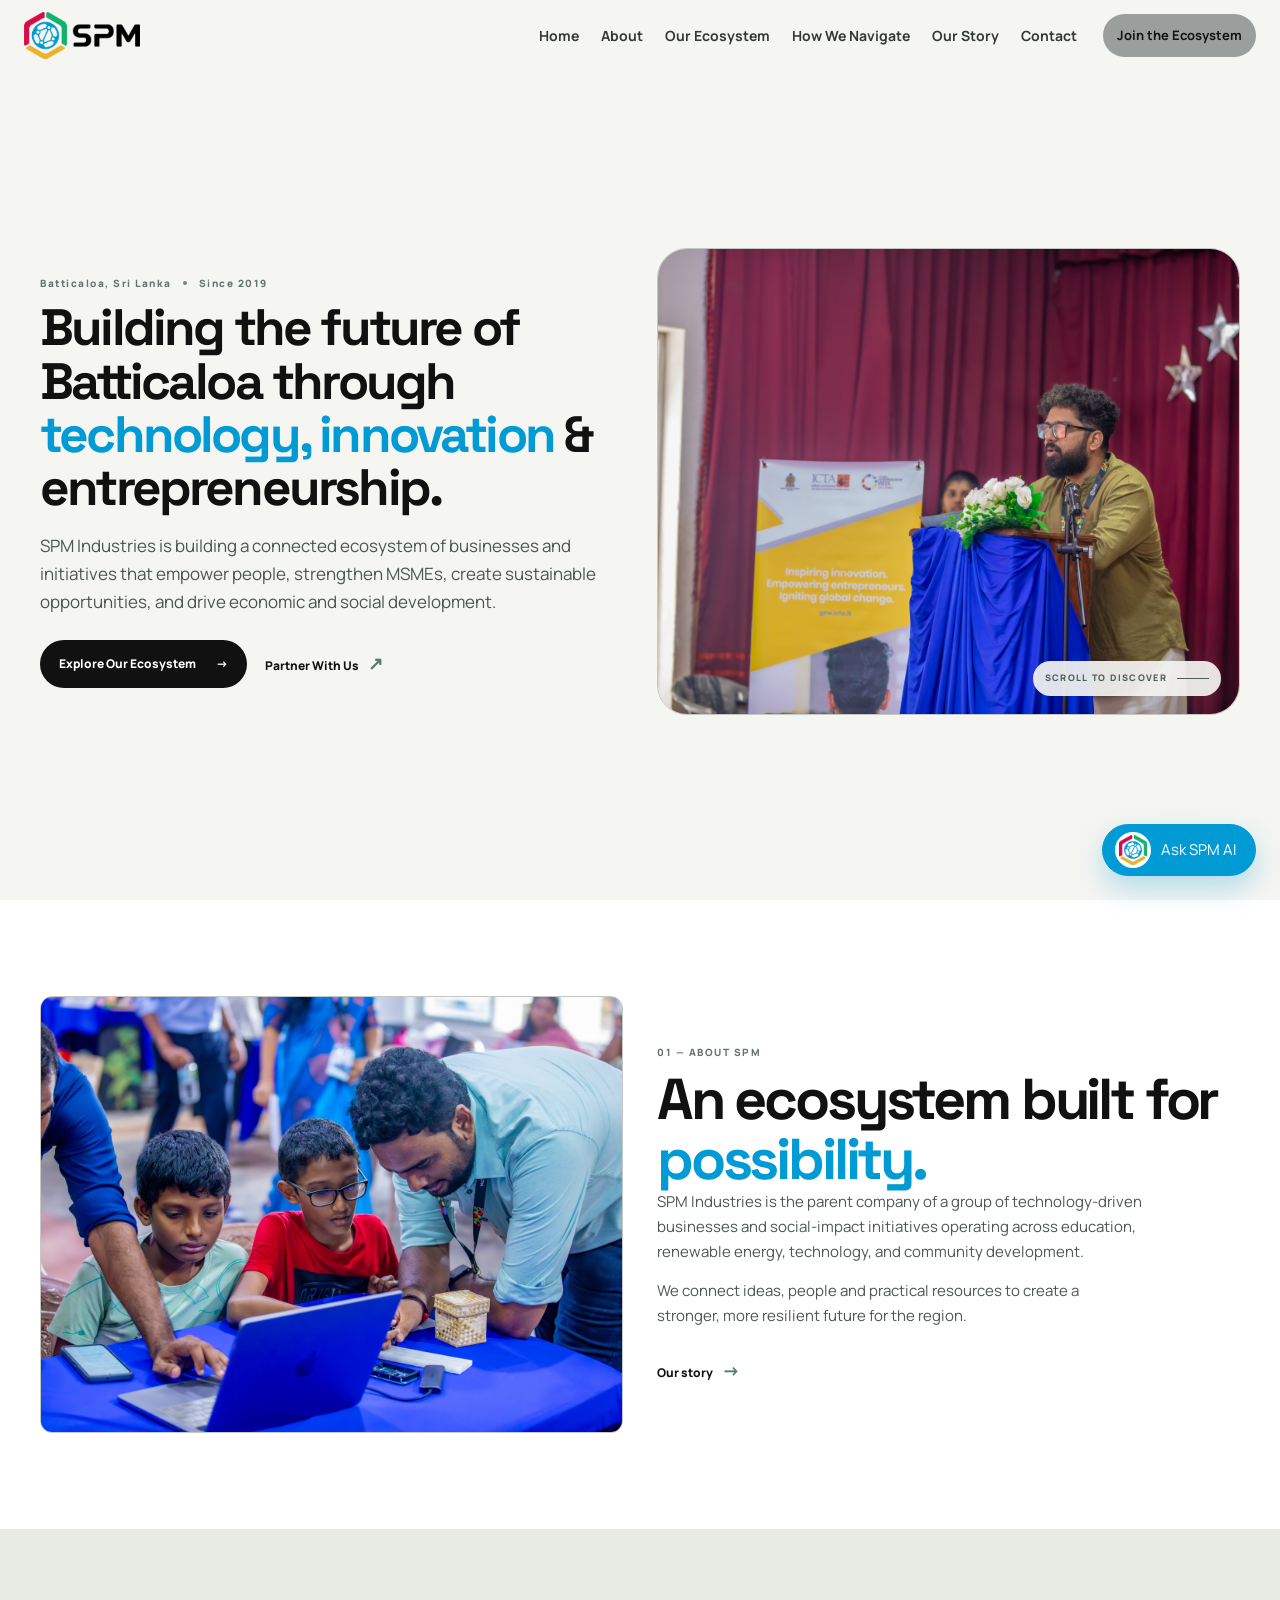
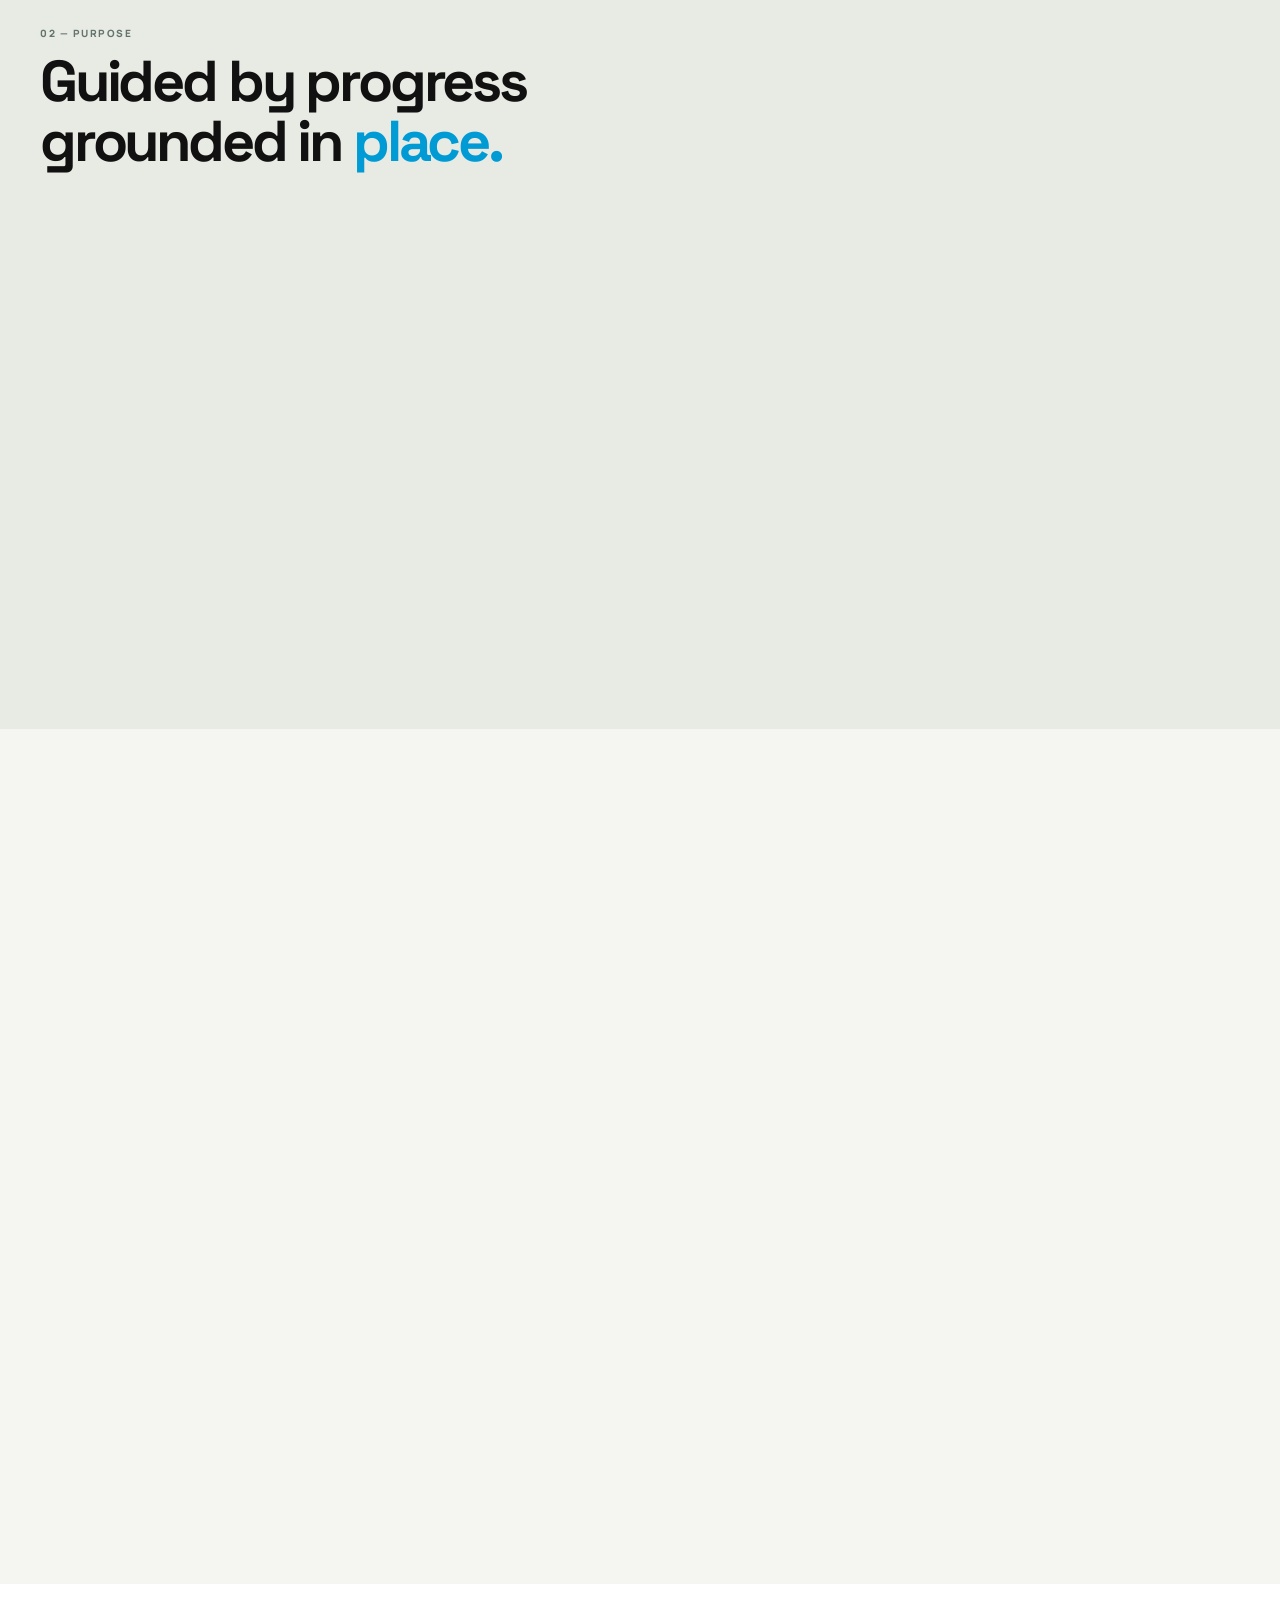
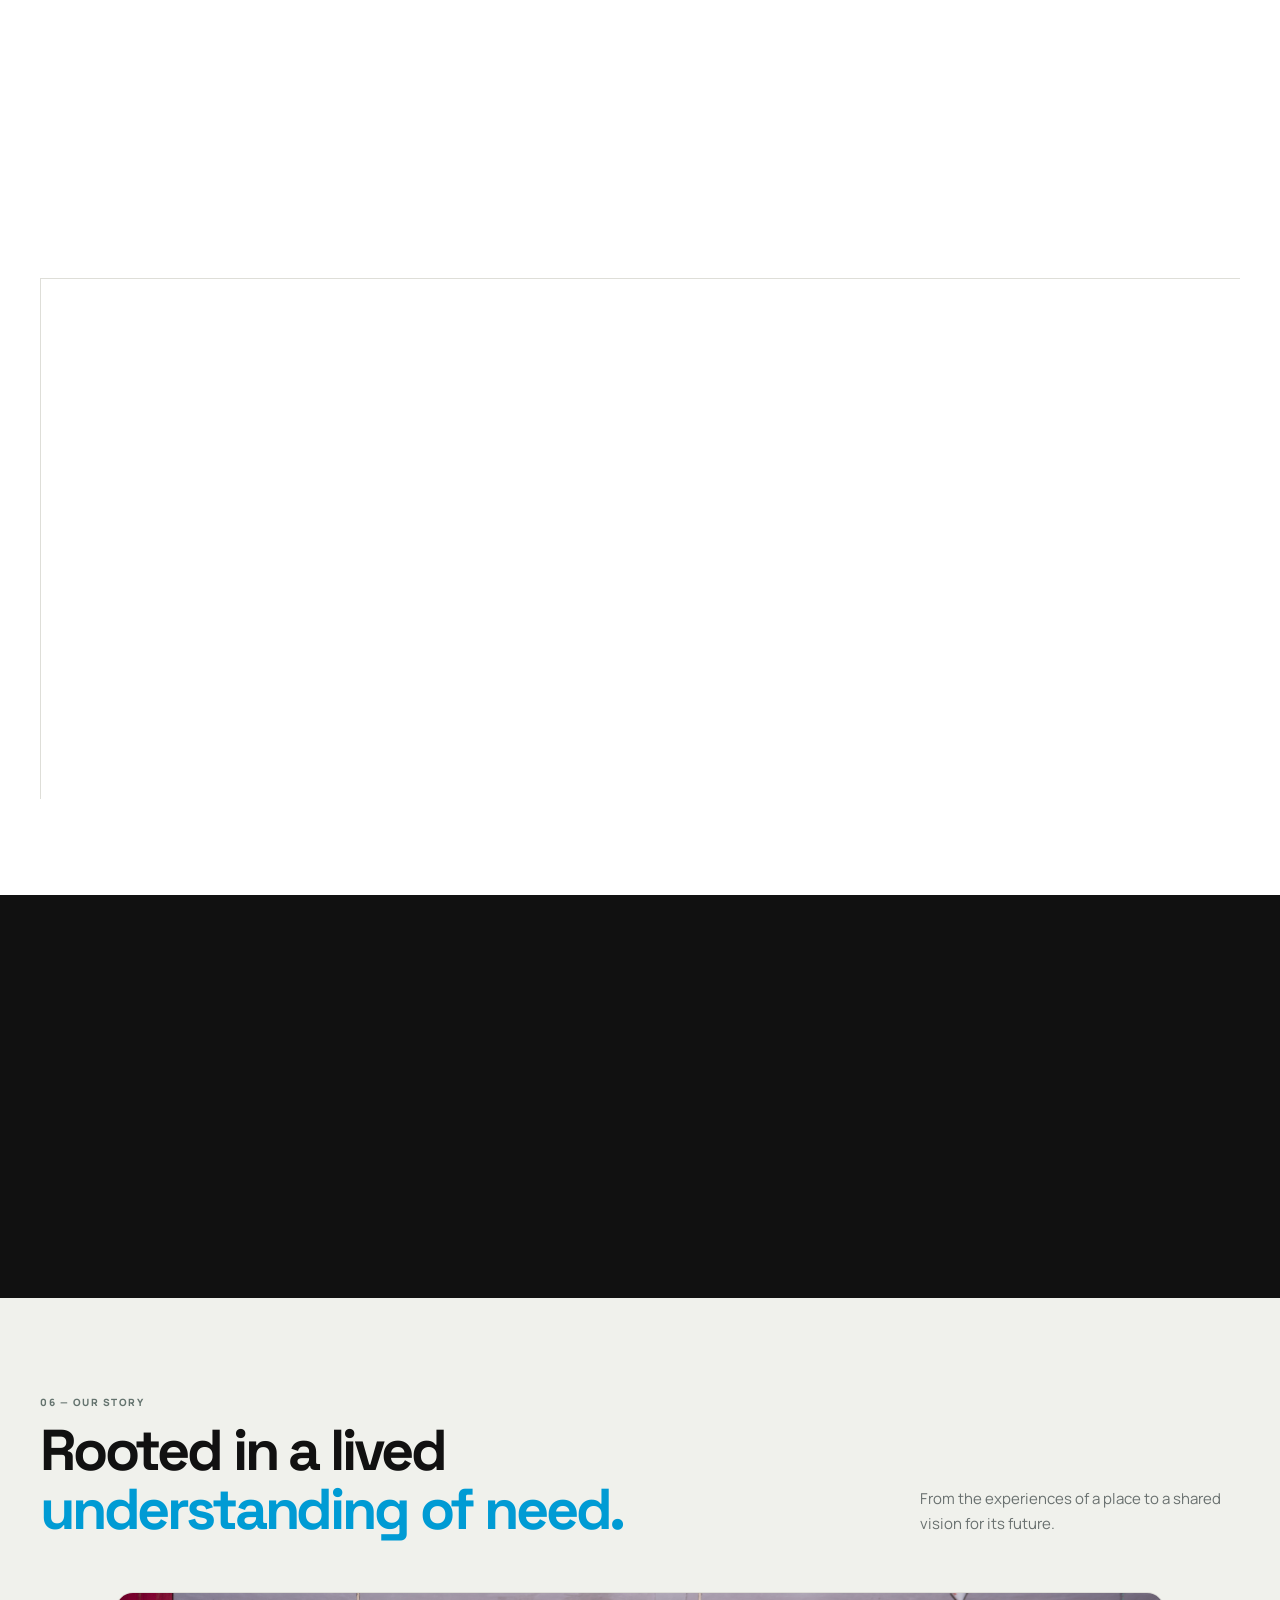
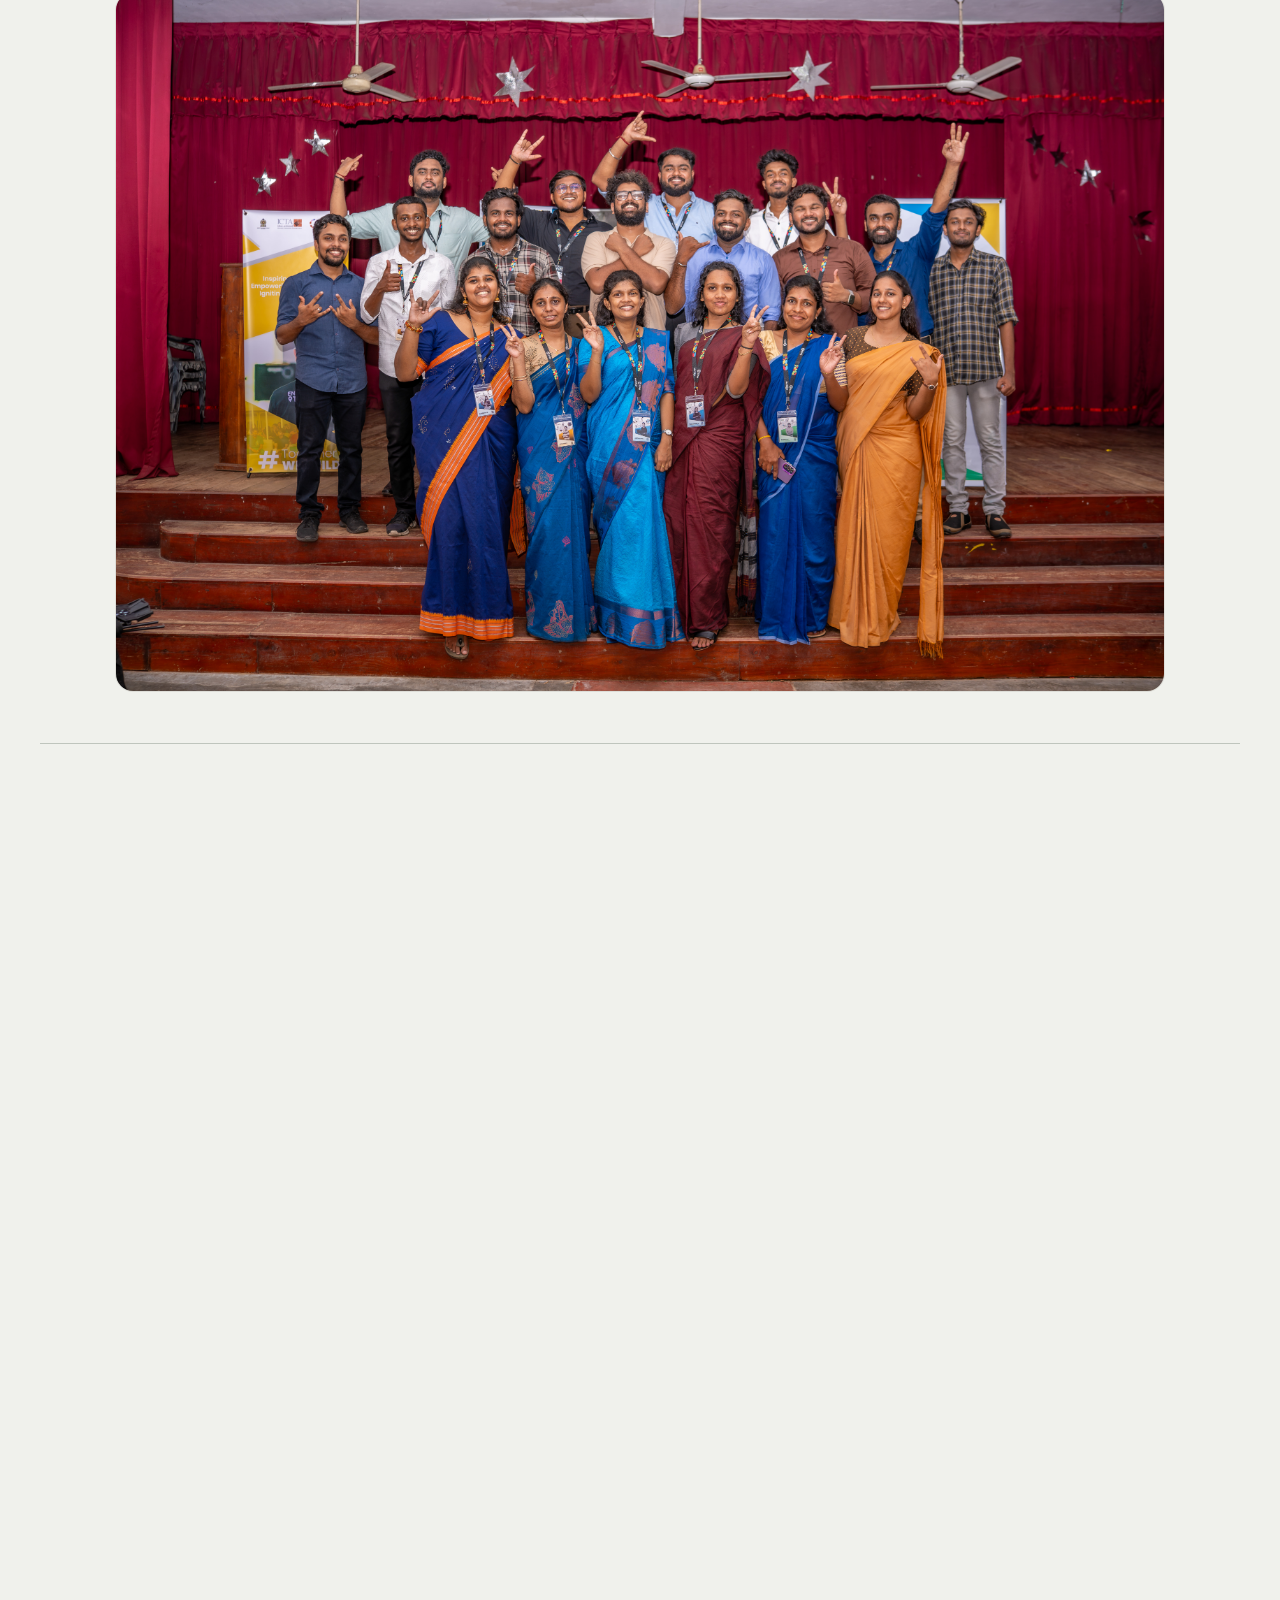
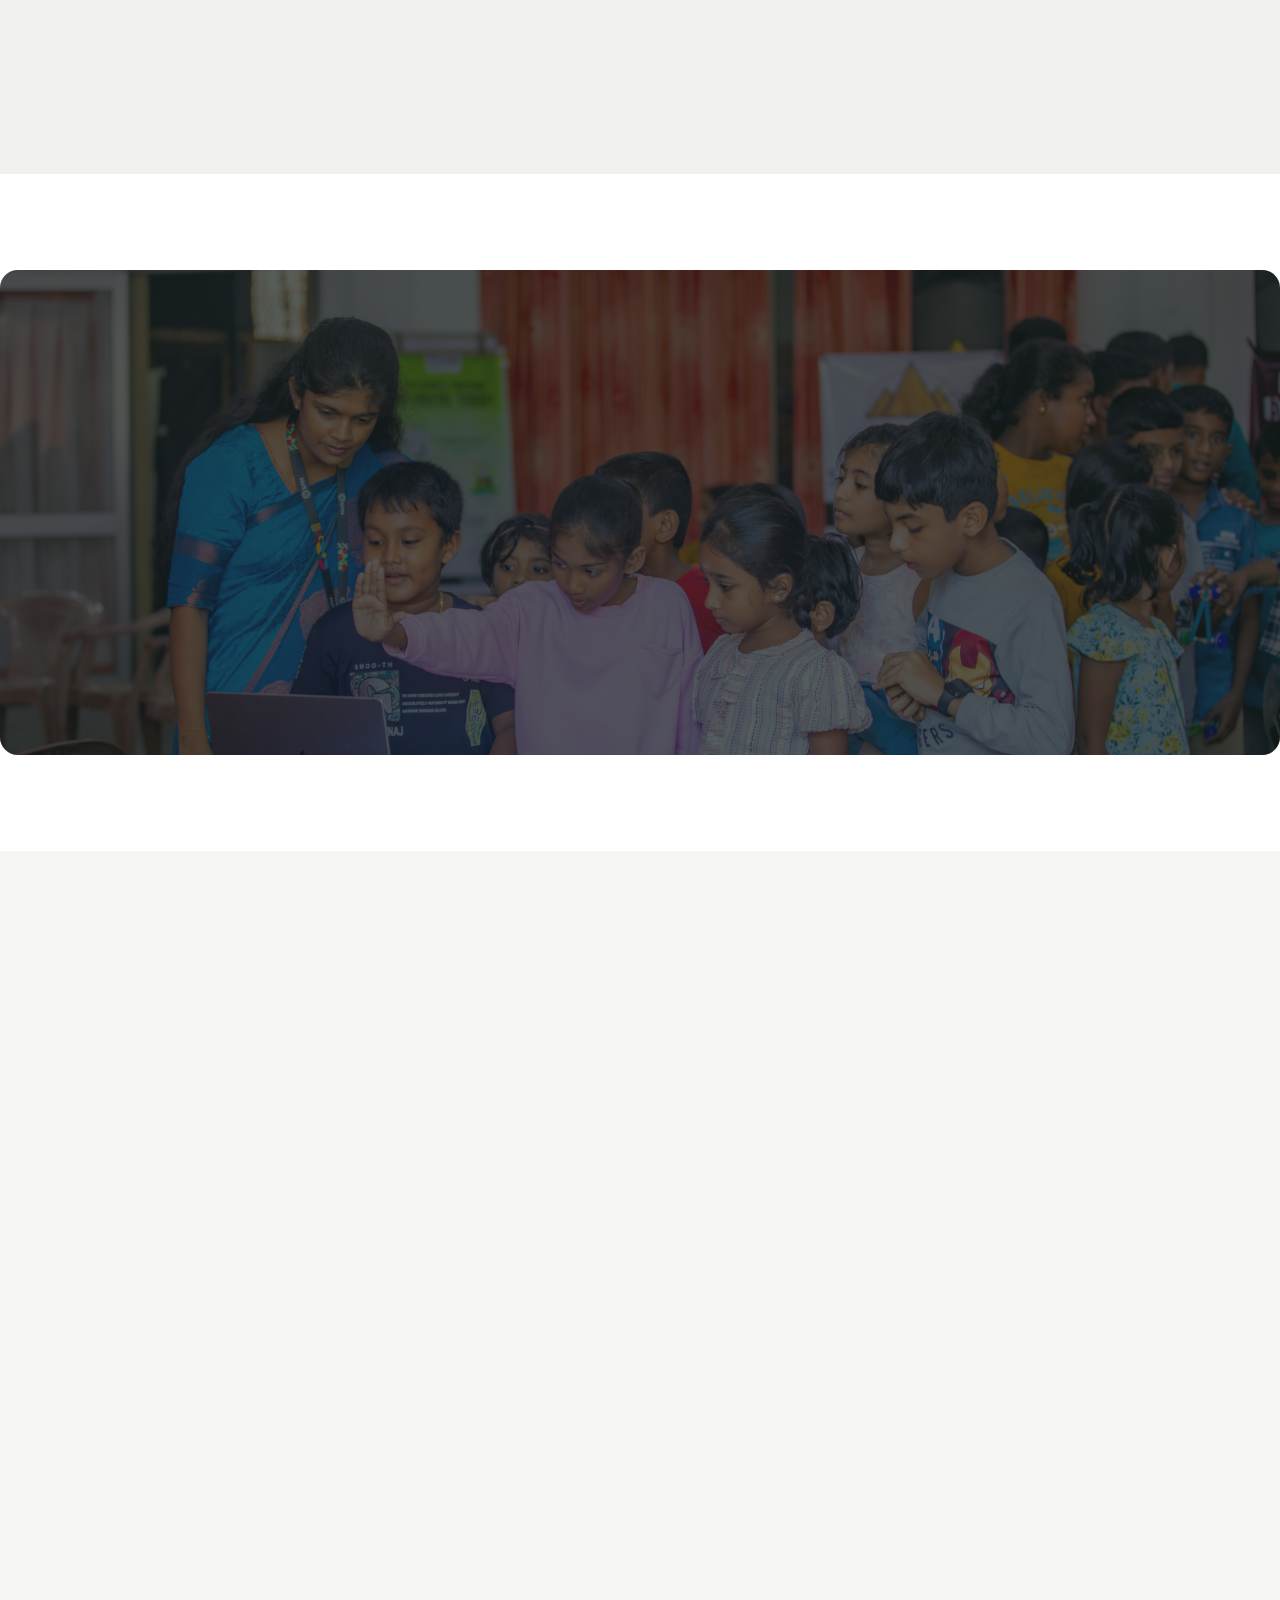
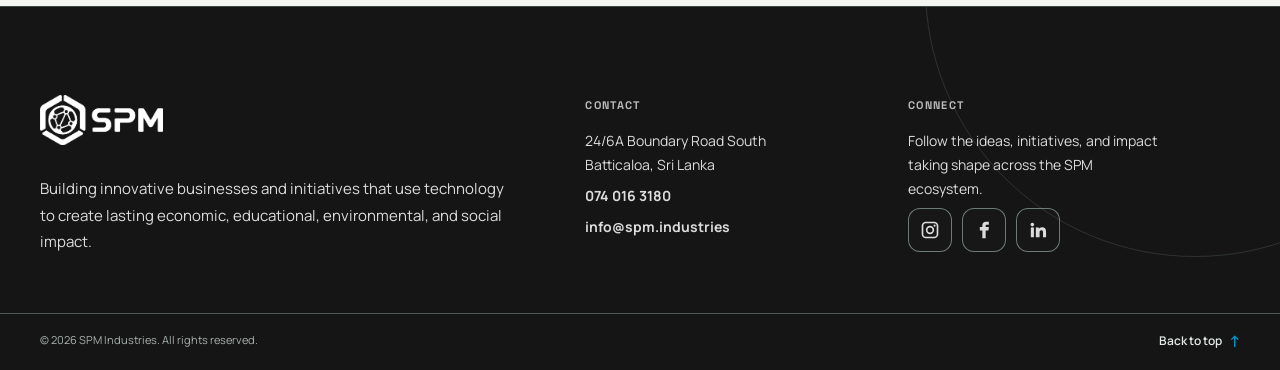
<file: index.html>
<!doctype html>
<html lang="en">
<head>
  <meta charset="UTF-8">
  <meta name="viewport" content="width=device-width,initial-scale=1">
  <link rel="icon" type="image/png" sizes="512x512" href="/assets/icons/favicon.png">
  <link rel="icon" type="image/png" sizes="32x32" href="/assets/icons/favicon-32x32.png">
  <link rel="icon" type="image/png" sizes="16x16" href="/assets/icons/favicon-16x16.png">
  <link rel="apple-touch-icon" sizes="180x180" href="/assets/icons/apple-touch-icon.png">
  <title>SPM Industries | Technology, Innovation &amp; MSME Development in Batticaloa</title>
  <meta name="description" content="SPM Industries is building a technology-driven ecosystem in Batticaloa, empowering MSMEs and entrepreneurs through technology, education, renewable energy, innovation, and social impact.">
  <meta name="keywords" content="SPM Industries, Batticaloa, MSME, technology, innovation, entrepreneurship, renewable energy">
  <meta property="og:title" content="SPM Industries | Building Batticaloa's Future"><meta property="og:description" content="Technology, innovation and entrepreneurship for sustainable growth."><meta property="og:type" content="website">
  <link rel="preconnect" href="https://fonts.googleapis.com"><link rel="preconnect" href="https://fonts.gstatic.com" crossorigin><link href="https://fonts.googleapis.com/css2?family=Manrope:wght@400;500;600;700;800&amp;family=Space+Grotesk:wght@500;600;700&amp;display=swap" rel="stylesheet"><link rel="stylesheet" href="css/style.css"><link rel="stylesheet" href="css/footer.css"><link rel="stylesheet" href="css/venture-logos.css"><link rel="stylesheet" href="css/content-images.css">
  <link rel="stylesheet" href="css/spm-ai-assistant.css">
  <style>
    .header .nav > a { font-size: 14px; }
    .header .nav > a.btn-small { font-size: 13px; }
    .hero h1 em { color: #009bd4; }
    .mission .section-heading h2 em { color: #009bd4; }
    .purpose-card { background: #000000; }
    .purpose-card .label,
    .vision-card .label { margin-bottom: 16px; }
    .purpose-card h3,
    .vision-card h3 { margin-bottom: 42px; }
    .purpose-card > p:last-child,
    .vision-card > p:not(.label) {
      margin-bottom: 0;
      line-height: 1.65;
    }
    .ecosystem .section-top h2 em { color: #009bd4; }
    .navigate .section-top h2 em { color: #009bd4; }
    .intro h2 em,
    .story .section-top h2 em,
    .contact .section-top h2 em { color: #009bd4; }
    .impact h2 em,
    .impact-path i { color: #009bd4; }
    .future h3,
    .cta h2 em,
    .cta-content .eyebrow { color: #009bd4; }
    .impact-path .growth {
      background: #009bd4;
      border-color: #009bd4;
    }
    .contact-details { padding: 44px; gap: 22px; }
    .contact-details .label { margin-bottom: 16px; font-size: 12px; }
    .contact-details a {
      display: flex;
      align-items: center;
      gap: 12px;
      font-size: 16px;
      line-height: 1.65;
    }
    .contact-details a:first-of-type { align-items: flex-start; }
    .contact-details .contact-icon {
      flex: 0 0 24px;
      display: inline-flex;
      width: 24px;
      height: 24px;
      color: #009bd4;
    }
    .contact-details a > span:not(.contact-icon) {
      display: inline;
      width: auto;
      color: inherit;
      font-weight: inherit;
    }
    .contact-details .contact-icon svg { width: 100%; height: 100%; }
    .navigate .nav-card > b {
      display: block;
      margin-bottom: 36px;
    }
    .company-body .label { margin-top: 0; }
    .spm-footer {
      position: relative;
      overflow: hidden;
      background: #151515;
      color: #edf3f1;
      padding: 88px 0 20px;
      border-top: 1px solid rgba(170, 190, 183, 0.28);
      font-family: 'Manrope', sans-serif;
    }
    .spm-footer::before {
      content: "";
      position: absolute;
      width: 540px;
      height: 540px;
      right: -185px;
      top: -290px;
      border: 1px solid rgba(157, 185, 177, 0.18);
      border-radius: 50%;
      pointer-events: none;
    }
    .spm-footer__inner {
      position: relative;
      z-index: 1;
      display: grid;
      grid-template-columns: minmax(0, 1.45fr) minmax(210px, .78fr) minmax(280px, 1fr);
      gap: clamp(38px, 5vw, 88px);
      align-items: start;
    }
    .spm-footer__brand-box {
      display: inline-flex;
      align-items: center;
      justify-content: center;
      width: fit-content;
    }
    .spm-footer__brand-box img {
      display: block;
      max-height: 50px;
      width: auto;
      height: auto;
      object-fit: contain;
    }
    .spm-footer__copy {
      max-width: 465px;
      margin: 24px 0 0;
      color: rgba(255, 255, 255, 0.85);
      font-size: 15px;
      line-height: 1.75;
      letter-spacing: 0;
      font-weight: 400;
    }
    .spm-footer__column {
      align-self: start;
    }
    .spm-footer__label {
      margin: 5px 0 18px;
      color: rgba(255, 255, 255, 0.7);
      font-size: 11px;
      letter-spacing: 0.12em;
      text-transform: uppercase;
      font-weight: 800;
    }
    .spm-footer__column p,
    .spm-footer__column a {
      margin: 0 0 7px;
      color: rgba(255, 255, 255, 0.85);
      font-size: 14px;
      line-height: 1.7;
      letter-spacing: 0;
      text-decoration: none;
      font-family: 'Manrope', sans-serif;
    }
    .spm-footer__column p {
      max-width: 250px;
    }
    .spm-footer__phone,
    .spm-footer__email {
      font-weight: 700;
      color: rgba(255, 255, 255, 0.85);
    }
    .spm-footer__connect-copy {
      max-width: 300px;
      font-size: 14px;
      line-height: 1.7;
      letter-spacing: 0;
      margin-bottom: 16px;
    }
    .spm-footer__socials {
      display: flex;
      flex-wrap: wrap;
      gap: 10px;
    }
    .spm-footer__social-link {
      display: inline-flex;
      align-items: center;
      justify-content: center;
      width: 44px;
      height: 44px;
      border: 1px solid rgba(167, 191, 182, 0.6);
      border-radius: 12px;
      text-decoration: none;
      color: rgba(236, 243, 241, 0.96);
      background: rgba(255, 255, 255, 0.01);
      transition: border-color 0.2s ease, background 0.2s ease, color 0.2s ease, transform 0.2s ease;
    }
    .spm-footer__social-link:hover {
      border-color: #009bd4;
      background: #009bd4;
      color: #fff;
      transform: translateY(-1px);
    }
    .spm-footer__social-link svg {
      width: 20px;
      height: 20px;
      fill: currentColor;
    }
    .spm-footer__bottom {
      position: relative;
      z-index: 1;
      border-top: 1px solid rgba(167, 191, 182, 0.4);
      margin-top: 54px;
      padding-top: 18px;
      display: flex;
      align-items: center;
      justify-content: space-between;
      gap: 15px;
      color: rgba(206, 218, 214, 0.8);
      font-size: 11px;
      line-height: 1.5;
      font-family: 'Manrope', sans-serif;
    }
    .spm-footer__back {
      display: inline-flex;
      align-items: center;
      gap: 7px;
      color: rgba(237, 243, 241, 0.96);
      text-decoration: none;
      font-weight: 600;
      font-size: 12px;
    }
    .spm-footer__back-symbol {
      color: #009bd4;
      font-size: 16px;
      line-height: 1;
    }
    @media (max-width: 960px) {
      .spm-footer__inner {
        grid-template-columns: repeat(2, minmax(0, 1fr));
        gap: 44px 48px;
      }
      .spm-footer__brand {
        grid-column: 1 / -1;
      }
      .spm-footer__copy,
      .spm-footer__column p,
      .spm-footer__connect-copy {
        max-width: none;
      }
      .spm-footer__bottom {
        flex-direction: column;
        align-items: flex-start;
      }
    }
    @media (max-width: 600px) {
      .spm-footer {
        padding-top: 64px;
      }
      .spm-footer__brand-box img {
        max-width: 100%;
      }
      .spm-footer__inner {
        grid-template-columns: 1fr;
        gap: 36px;
      }
      .spm-footer__brand {
        grid-column: auto;
      }
      .spm-footer__copy,
      .spm-footer__column p,
      .spm-footer__connect-copy {
        font-size: 14px;
      }
    }
  </style>
</head>
<body>
<a class="skip-link" href="#main">Skip to content</a>
<header class="header" id="top"><div class="nav-wrap">
  <a class="brand" href="#home" aria-label="SPM Industries home"><img src="SPM Horizontal (2).png" alt="SPM" style="display:block;width:116px;height:auto"></a>
  <button class="menu-toggle" aria-label="Open menu" aria-expanded="false" aria-controls="site-nav"><span></span><span></span><span></span></button>
  <nav id="site-nav" class="nav"><a href="#home">Home</a><a href="#about">About</a><a href="#ecosystem">Our Ecosystem</a><a href="#navigate">How We Navigate</a><a href="#story">Our Story</a><a href="#contact">Contact</a><a class="btn btn-small header-cta" href="https://wa.me/94740163180" target="_blank" rel="noopener noreferrer" style="background:#9a9e9c;color:#111">Join the Ecosystem</a></nav>
</div></header>
<main id="main">
<section class="hero section" id="home"><div class="container hero-grid">
 <div class="hero-copy reveal"><p class="eyebrow">Batticaloa, Sri Lanka <i></i> Since 2019</p><h1>Building the future of Batticaloa through <em>technology, innovation</em> &amp; entrepreneurship.</h1><p class="lead">SPM Industries is building a connected ecosystem of businesses and initiatives that empower people, strengthen MSMEs, create sustainable opportunities, and drive economic and social development.</p><div class="actions"><a class="btn" href="#ecosystem">Explore Our Ecosystem <span>&rarr;</span></a><a class="text-link" href="#contact">Partner With Us <span>&nearr;</span></a></div></div>
 <div class="hero-art placeholder reveal" data-delay="1" role="img" aria-label="Students taking part in an SPM Academy learning activity"><img src="spm-acadamy-website-first-photo.JPG" alt="Students taking part in an SPM Academy learning activity" height="478" width="600"><div class="scroll-note" aria-hidden="true">SCROLL TO DISCOVER <span></span></div></div>
</div></section>

<section class="section intro" id="about"><div class="container split"><div class="placeholder about-image reveal" role="img" aria-label="SPM Academy mentors helping students use technology"><img src="spm-acadamy-website-third-photo.JPG" alt="SPM Academy mentors helping students use technology"><div></div></div><div class="intro-copy reveal"><p class="eyebrow">01 &mdash; ABOUT SPM</p><h2>An ecosystem built for <em>possibility.</em></h2><p>SPM Industries is the parent company of a group of technology-driven businesses and social-impact initiatives operating across education, renewable energy, technology, and community development.</p><p>We connect ideas, people and practical resources to create a stronger, more resilient future for the region.</p><a class="text-link" href="#story">Our story <span>&rarr;</span></a></div></div></section>

<section class="section mission"><div class="container"><div class="section-heading reveal"><p class="eyebrow">02 &mdash; PURPOSE</p><h2>Guided by progress<br>grounded in <em>place.</em></h2></div><div class="purpose-grid"><article class="purpose-card reveal"><p class="label">OUR MISSION</p><h3>Empowering MSMEs. Enabling Innovation. Building Sustainable Growth.</h3><p>To establish and strengthen a network of local businesses in Batticaloa by providing MSMEs with the technology, knowledge, resources, and opportunities they need to innovate, overcome challenges, and achieve sustainable growth. We aim to empower entrepreneurs, create meaningful employment, and contribute to the long-term economic development of the region.</p></article><article class="vision-card reveal"><p class="label">OUR VISION</p><h3>Thriving businesses create thriving communities.</h3><p>To transform Batticaloa into a thriving, technology-driven business ecosystem where empowered MSMEs and innovative enterprises create sustainable economic growth, generate employment, and contribute to the region&rsquo;s long-term prosperity.</p><div class="flow"><span>Batticaloa</span><b>&rarr;</b><span>Innovation</span><b>&rarr;</b><span>MSMEs</span><b>&rarr;</b><span>Jobs</span><b>&rarr;</b><span>Growth</span></div></article></div></div></section>

<section class="section ecosystem" id="ecosystem"><div class="container"><div class="section-top reveal"><div><p class="eyebrow">03 &mdash; OUR ECOSYSTEM</p><h2>Different ventures.<br><em>One shared direction.</em></h2></div><p>Five connected organisations creating pathways from learning and ideas to opportunity and lasting growth.</p></div><div class="company-grid">
<article class="company-card reveal"><div class="placeholder card-image"><img src="spm-technologies-logo.png" alt="SPM Technologies logo"></div><div class="company-body"><p class="label">TECHNOLOGY</p><h3>SPM Technologies</h3><p>Software, digital solutions, AI, IoT, ERP systems and technology products for organisations.</p><a href="https://tech.spm.industries" class="arrow-link" target="_blank" rel="noopener noreferrer">Explore <span>&rarr;</span></a></div></article>
<article class="company-card reveal"><div class="placeholder card-image"><img src="spm-acadamy-logo.png" alt="SPM Academy logo"></div><div class="company-body"><p class="label">EDUCATION</p><h3>SPM Academy</h3><p>STEAM education, robotics, electronics, coding, AI and technology-based learning for children and youth.</p><a href="https://academy.spm.industries/" class="arrow-link" target="_blank" rel="noopener noreferrer">Explore <span>&rarr;</span></a></div></article>
<article class="company-card reveal"><div class="placeholder card-image"><img src="spm-creative-logo.png" alt="SPM Creative logo"></div><div class="company-body"><p class="label">CREATIVE &amp; DIGITAL MEDIA</p><h3>SPM Creative</h3><p>Creative and digital media solutions that help businesses build strong brands through storytelling and design</p><a href="https://creative.spm.industries" class="arrow-link" target="_blank" rel="noopener noreferrer">Explore <span>&rarr;</span></a></div></article>
<article class="company-card reveal"><div class="placeholder card-image"><img src="spm-agri-logo.png" alt="SPM Agri logo"></div><div class="company-body"><p class="label">AGRICULTURE TECHNOLOGY</p><h3>SPM Agri</h3><p>Smart farming and agricultural technology solutions that improve productivity and support sustainable opportunities for farmers.</p><a href="https://agri.spm.industries" class="arrow-link" target="_blank" rel="noopener noreferrer">Explore <span>&rarr;</span></a></div></article>
<article class="company-card reveal"><div class="placeholder card-image"><img src="spm-renewables-logo.png" alt="SPM Renewables logo"></div><div class="company-body"><p class="label">RENEWABLE ENERGY</p><h3>SPM Renewables</h3><p>Solar energy, renewable solutions, energy storage and sustainable technology for a cleaner future.</p><a href="https://renewables.spm.industries" class="arrow-link" target="_blank" rel="noopener noreferrer">Explore <span>&rarr;</span></a></div></article>
</div></div></section>

<section class="section navigate" id="navigate"><div class="container"><div class="section-top reveal"><div><p class="eyebrow">04 &mdash; HOW WE NAVIGATE</p><h2>A connected system<br>for <em>bold builders.</em></h2></div><p>We support entrepreneurs and businesses through a connected ecosystem of capital, knowledge, technology, networks, and opportunities.</p></div><div class="navigate-grid">
<article class="nav-card reveal"><b>01</b><h3>Investment &amp; Financial Empowerment</h3><p>Funding and financial resources to turn ideas into sustainable ventures and accelerate growth.</p></article><article class="nav-card reveal"><b>02</b><h3>Mentorship &amp; Business Guidance</h3><p>Practical guidance from experienced mentors to make better decisions and overcome challenges.</p></article><article class="nav-card reveal"><b>03</b><h3>Skills Development &amp; Training</h3><p>Practical skills in technology, business, innovation and entrepreneurship.</p></article><article class="nav-card reveal"><b>04</b><h3>Technology &amp; Innovation</h3><p>Solutions to improve productivity, reduce costs, reach markets and build advantage.</p></article><article class="nav-card reveal"><b>05</b><h3>Incubation &amp; Acceleration</h3><p>Structured support from idea development to market entry and sustainable growth.</p></article><article class="nav-card reveal"><b>06</b><h3>Collaborative Ecosystem</h3><p>Connections that help people exchange ideas and build meaningful partnerships.</p></article><article class="nav-card reveal"><b>07</b><h3>Partnerships for Social Impact</h3><p>Solutions with governments, organisations and communities that create economic and social value.</p></article><article class="nav-card reveal"><b>08</b><h3>Access to Local &amp; Global Networks</h3><p>Pathways to new markets, investors, customers, knowledge and strategic partners.</p></article>
</div></div></section>

<section class="section impact"><div class="container impact-inner"><div class="reveal"><p class="eyebrow">05 &mdash; WHAT WE BUILD</p><h2>Progress is<br><em>connected.</em></h2><p>Our work is designed as a continuum: each step expands what is possible for the next.</p></div><div class="impact-path reveal"><div>Education <i>&rarr;</i></div><div>Skills <i>&rarr;</i></div><div>Entrepreneurship <i>&rarr;</i></div><div>MSME Development <i>&rarr;</i></div><div>Technology &amp; Innovation <i>&rarr;</i></div><div>Jobs &amp; Opportunities <i>&rarr;</i></div><div class="growth">Sustainable Economic Growth</div></div></div></section>

<section class="section story" id="story"><div class="container"><div class="section-top reveal"><div><p class="eyebrow">06 &mdash; OUR STORY</p><h2>Rooted in a lived<br><em>understanding of need.</em></h2></div><p>From the experiences of a place to a shared vision for its future.</p></div><figure class="story-image reveal"><img src="spm-acadamy-website-fifth-photo.JPG" alt="SPM Academy team at a community event"></figure><div class="timeline">
<article class="timeline-item reveal"><div class="time">EARLY YEARS</div><div><h3>Growing up in Batticaloa</h3><p>We saw the inequalities in access to education, technology, resources and opportunity &mdash; and formed a belief that every individual should have the chance to learn, innovate and build a better future.</p></div></article><article class="timeline-item reveal"><div class="time">THE INTERNET</div><div><h3>Discovering new possibilities</h3><p>Technology revealed a world that could connect people, create opportunity and become a powerful tool for social and economic change.</p></div></article><article class="timeline-item reveal"><div class="time">CHALLENGES</div><div><h3>Building resilience</h3><p>Conflict, the 2004 Indian Ocean tsunami, the 2019 Easter attacks and economic hardship reinforced the need for a diverse, resilient economy built on new industries.</p></div></article><article class="timeline-item reveal"><div class="time">2019</div><div><h3>SPM Industries is founded</h3><p>A conviction that a strong startup and MSME ecosystem can drive economic development became a practical beginning.</p></div></article><article class="timeline-item reveal"><div class="time">TODAY</div><div><h3>An ecosystem in motion</h3><p>SPM Technologies, Academy, Renewables and Foundation work across technology, education, energy and social development &mdash; supporting people from ideas to opportunity.</p></div></article><article class="timeline-item future reveal"><div class="time">THE FUTURE</div><div><h3>A thriving, sustainable Batticaloa</h3><p>Our journey has only begun. We invite entrepreneurs, innovators, businesses, investors and partners to build the future with us.</p></div></article>
</div></div></section>

<section class="section cta"><div class="container cta-box"><div class="placeholder cta-image" role="img" aria-label="Children discovering technology at SPM Academy"><img src="spm-acadamy-website-second-photo.JPG" alt="Children discovering technology at SPM Academy" height="1000" width="1000"><div></div></div><div class="cta-content reveal"><p class="eyebrow">MAKE AN IMPACT</p><h2>Let&rsquo;s build the future of Batticaloa <em>together.</em></h2><p>Whether you are an entrepreneur, business, investor, professional, educator, or organisation, there is a place for you in the SPM Industries ecosystem.</p><div class="actions"><a class="btn" href="#contact">Partner With Us <span>&rarr;</span></a><a class="btn btn-light" href="#contact">Join the Ecosystem</a></div></div></div></section>

<section class="section contact" id="contact"><div class="container"><div class="section-top reveal"><div><p class="eyebrow">07 &mdash; CONTACT</p><h2>Start a meaningful<br><em>conversation.</em></h2></div><p>We are building with people who see what is possible and are ready to help make it real.</p></div><div class="contact-grid"><div class="contact-details reveal"><p class="label">SPM INDUSTRIES</p>
<a href="https://maps.google.com/?q=24%2F6A+Boundary+Road+South%2C+Batticaloa%2C+Sri+Lanka" target="_blank" rel="noopener"><span class="contact-icon" aria-hidden="true"><svg viewBox="0 0 24 24" fill="none" stroke="currentColor" stroke-width="2" stroke-linecap="round" stroke-linejoin="round"><path d="M20 10c0 5-8 11-8 11S4 15 4 10a8 8 0 1 1 16 0Z"/><circle cx="12" cy="10" r="2.5"/></svg></span><span>24/6A Boundary Road South<br>Batticaloa, Sri Lanka</span></a>
<a href="tel:+94740163180"><span class="contact-icon" aria-hidden="true"><svg viewBox="0 0 24 24" fill="none" stroke="currentColor" stroke-width="2" stroke-linecap="round" stroke-linejoin="round"><path d="M22 16.9v3a2 2 0 0 1-2.2 2 19.8 19.8 0 0 1-8.6-3.1 19.5 19.5 0 0 1-6-6A19.8 19.8 0 0 1 2.1 4.2 2 2 0 0 1 4.1 2h3a2 2 0 0 1 2 1.7c.1 1 .3 1.9.7 2.8a2 2 0 0 1-.5 2.1L8 9.9a16 16 0 0 0 6 6l1.3-1.3a2 2 0 0 1 2.1-.5c.9.4 1.8.6 2.8.7a2 2 0 0 1 1.8 2.1Z"/></svg></span><span>074 016 3180</span></a>
<a href="tel:+94652223443"><span class="contact-icon" aria-hidden="true"><svg viewBox="0 0 24 24" fill="none" stroke="currentColor" stroke-width="2" stroke-linecap="round" stroke-linejoin="round"><path d="M7 11h10l2 3v5H5v-5l2-3Z"/><path d="M8 11V8.5C8 6.6 9.8 5 12 5s4 1.6 4 3.5V11"/><path d="M8 16h8"/></svg></span><span>065 222 3443</span></a>
<a href="mailto:info@spm.industries"><span class="contact-icon" aria-hidden="true"><svg viewBox="0 0 24 24" fill="none" stroke="currentColor" stroke-width="2" stroke-linecap="round" stroke-linejoin="round"><rect x="3" y="5" width="18" height="14" rx="2"/><path d="m3 7 9 6 9-6"/></svg></span><span>info@spm.industries</span></a></div><div class="map-placeholder reveal"><iframe src="https://www.google.com/maps?q=24%2F6A+Boundary+Road+South%2C+Batticaloa%2C+Sri+Lanka&amp;output=embed" title="Map showing SPM Industries at 24/6A Boundary Road South, Batticaloa, Sri Lanka" loading="lazy" referrerpolicy="no-referrer-when-downgrade"></iframe></div></div></div></section>
</main>
<footer class="spm-footer">
  <div class="container spm-footer__inner">
    <div class="spm-footer__brand">
      <div class="spm-footer__brand-box">
        <img src="Enterprise white.png" alt="SPM Industries logo">
      </div>
      <p class="spm-footer__copy">Building innovative businesses and initiatives that use technology to create lasting economic, educational, environmental, and social impact.</p>
    </div>

    <div class="spm-footer__column">
      <h3 class="spm-footer__label">Contact</h3>
      <p>24/6A Boundary Road South<br>Batticaloa, Sri Lanka</p>
      <p class="spm-footer__phone">074 016 3180</p>
      <p class="spm-footer__email">info@spm.industries</p>
    </div>

    <div class="spm-footer__column">
      <h3 class="spm-footer__label">Connect</h3>
      <p class="spm-footer__connect-copy">Follow the ideas, initiatives, and impact taking shape across the SPM ecosystem.</p>
      <div class="spm-footer__socials" aria-label="SPM Industries social media">
        <a class="spm-footer__social-link" href="https://www.instagram.com/spm.industries/" target="_blank" rel="noopener noreferrer" aria-label="SPM Industries on Instagram">
          <svg viewBox="0 0 24 24" aria-hidden="true"><path d="M7 2h10a5 5 0 0 1 5 5v10a5 5 0 0 1-5 5H7a5 5 0 0 1-5-5V7a5 5 0 0 1 5-5Zm0 2a3 3 0 0 0-3 3v10a3 3 0 0 0 3 3h10a3 3 0 0 0 3-3V7a3 3 0 0 0-3-3H7Zm10.5 1.5a1.25 1.25 0 1 1 0 2.5 1.25 1.25 0 0 1 0-2.5ZM12 7a5 5 0 1 1 0 10 5 5 0 0 1 0-10Zm0 2a3 3 0 1 0 0 6 3 3 0 0 0 0-6Z"/></svg>
        </a>
        <a class="spm-footer__social-link" href="https://www.facebook.com/www.spm.industries/" target="_blank" rel="noopener noreferrer" aria-label="SPM Industries on Facebook">
          <svg viewBox="0 0 24 24" aria-hidden="true"><path d="M14 8.5V6.8c0-.8.5-1 1-1h2.8V2.1L14.6 2C11.4 2 10 3.9 10 6.5v2H7v4h3V22h4v-9.5h3.3l.6-4H14Z"/></svg>
        </a>
        <a class="spm-footer__social-link" href="https://www.linkedin.com/company/spm-industries/" target="_blank" rel="noopener noreferrer" aria-label="SPM Industries on LinkedIn">
          <svg viewBox="0 0 24 24" aria-hidden="true"><path d="M5.2 3.3A2.2 2.2 0 1 1 5.2 7.7a2.2 2.2 0 0 1 0-4.4ZM3.4 9h3.7v11.6H3.4V9Zm6 0H13v1.6h.1c.5-1 1.8-2 3.8-2 4 0 4.8 2.7 4.8 6.1v6H18v-5.3c0-1.3 0-3-1.9-3s-2.2 1.5-2.2 2.9v5.5H9.4V9Z"/></svg>
        </a>
      </div>
    </div>
  </div>

  <div class="container spm-footer__bottom">
    <span>© 2026 SPM Industries. All rights reserved.</span>
    <a class="spm-footer__back" href="#top" aria-label="Back to top">
      <span>Back to top</span>
      <span class="spm-footer__back-symbol">↑</span>
    </a>
  </div>
</footer>

<!-- SPM AI Assistant -->
<section class="spm-ai" aria-label="SPM AI Assistant">
  <button class="spm-ai__launcher" type="button" aria-expanded="false" aria-controls="spm-ai-panel">
    <span class="spm-ai__launcher-icon" aria-hidden="true"><img src="spm-logo-without-text.png" alt=""></span>
    <span>Ask SPM AI</span>
  </button>

  <div class="spm-ai__panel" id="spm-ai-panel" role="dialog" aria-modal="false" aria-labelledby="spm-ai-title" hidden>
    <header class="spm-ai__header">
      <div class="spm-ai__brand">
        <span class="spm-ai__brand-logo" aria-hidden="true"><img src="spm-logo-without-text.png" alt=""></span>
        <div>
          <p class="spm-ai__eyebrow">SPM INDUSTRIES</p>
          <h2 id="spm-ai-title">SPM AI Assistant</h2>
          <p>Your gateway to SPM Industries</p>
        </div>
      </div>
      <button class="spm-ai__close" type="button" aria-label="Close SPM AI Assistant">×</button>
    </header>

    <div class="spm-ai__messages" aria-live="polite" aria-relevant="additions">
      <div class="spm-ai__message spm-ai__message--assistant">
        <p>Hi! 👋 I’m the SPM AI Assistant.</p>
        <p>How can I help you today?</p>
      </div>
    </div>

    <div class="spm-ai__quick-actions" aria-label="Suggested questions">
      <button type="button" data-prompt="Business Enquiry">💼 Business Enquiry</button>
      <button type="button" data-prompt="Partnership Opportunity">🤝 Partnership Opportunity</button>
      <button type="button" data-prompt="Entrepreneurship Support">🚀 Entrepreneurship Support</button>
      <button type="button" data-prompt="Education Programmes">🎓 Education Programmes</button>
      <button type="button" data-prompt="Sustainability Solutions">🌱 Sustainability Solutions</button>
      <button type="button" data-prompt="About SPM Industries">🏢 About SPM Industries</button>
    </div>

    <form class="spm-ai__input" novalidate>
      <label class="spm-ai__sr-only" for="spm-ai-question">Ask a question</label>
      <input id="spm-ai-question" name="question" type="text" placeholder="Ask about SPM Industries…" autocomplete="off">
      <button type="submit" aria-label="Send question">Send</button>
    </form>
  </div>
</section>

<script src="js/script.js"></script>
<script src="js/spm-ai-assistant.js"></script>

</body>
</html>
</file>
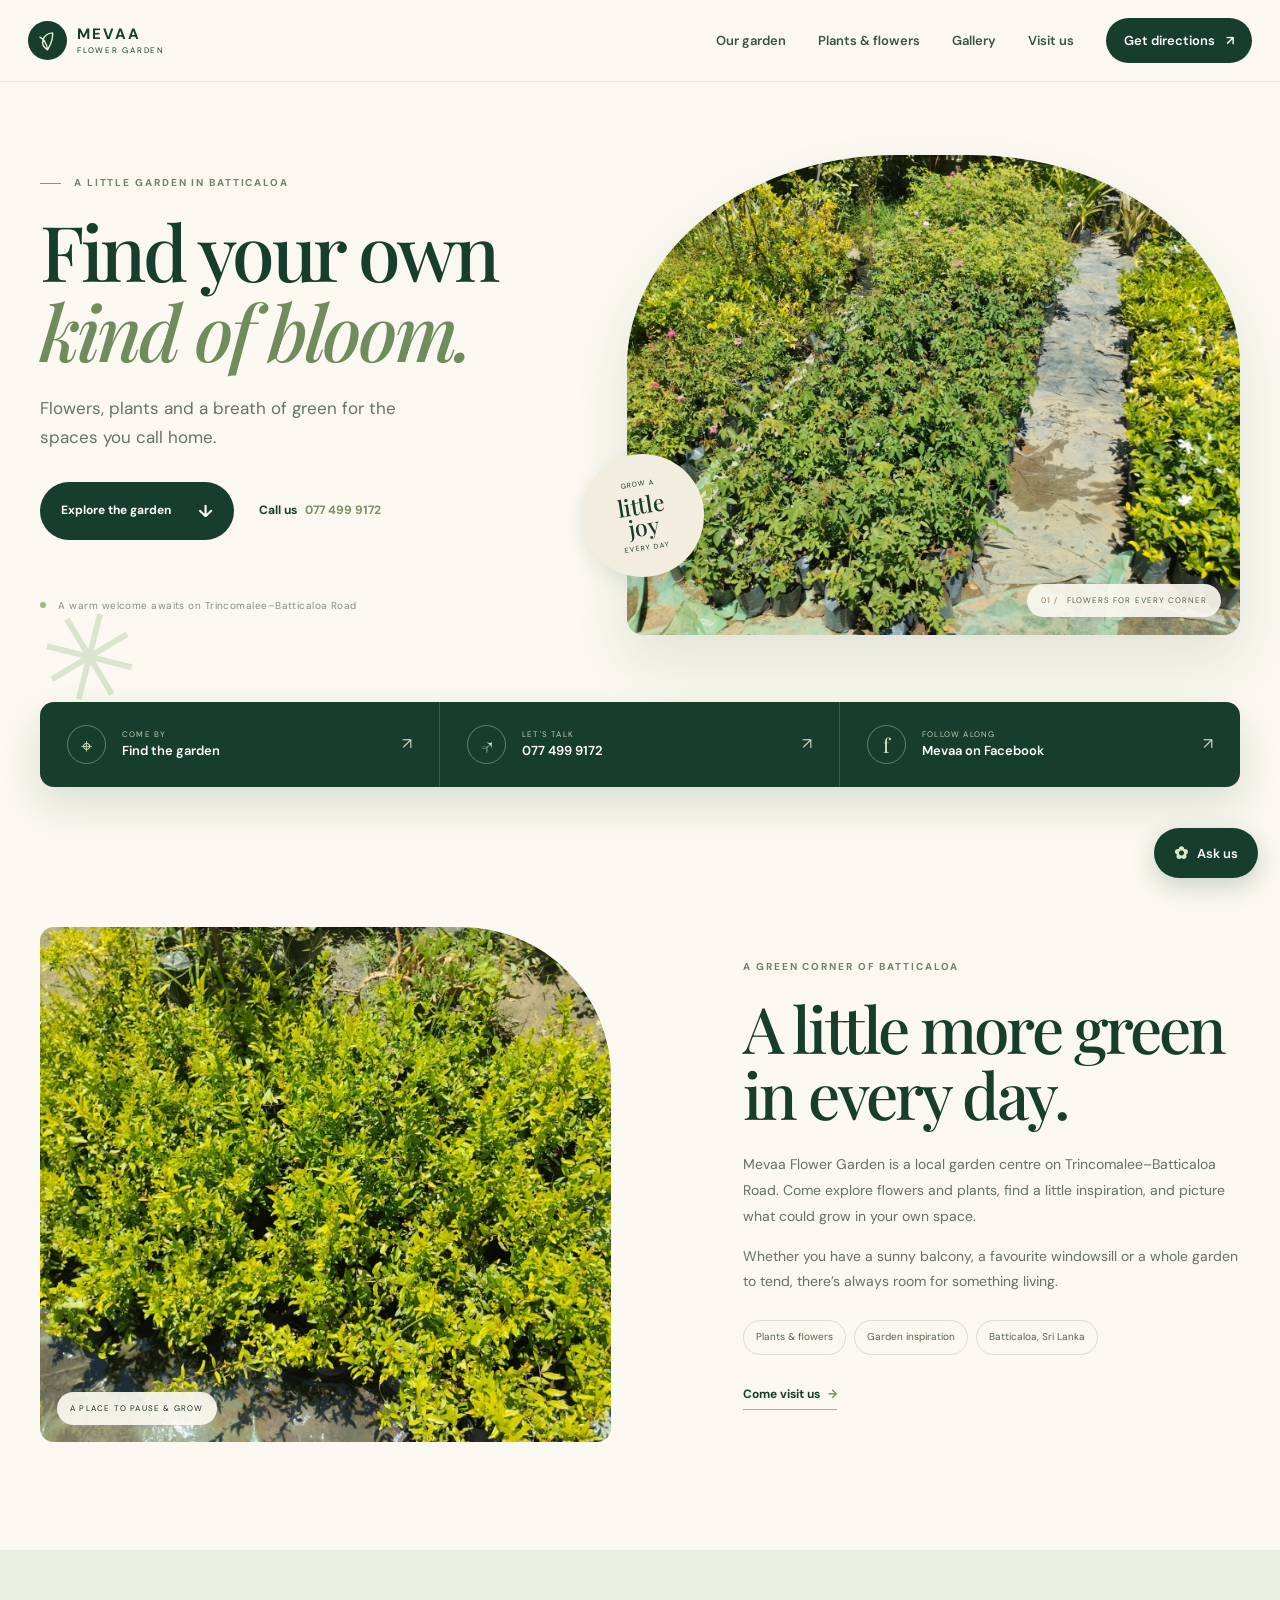
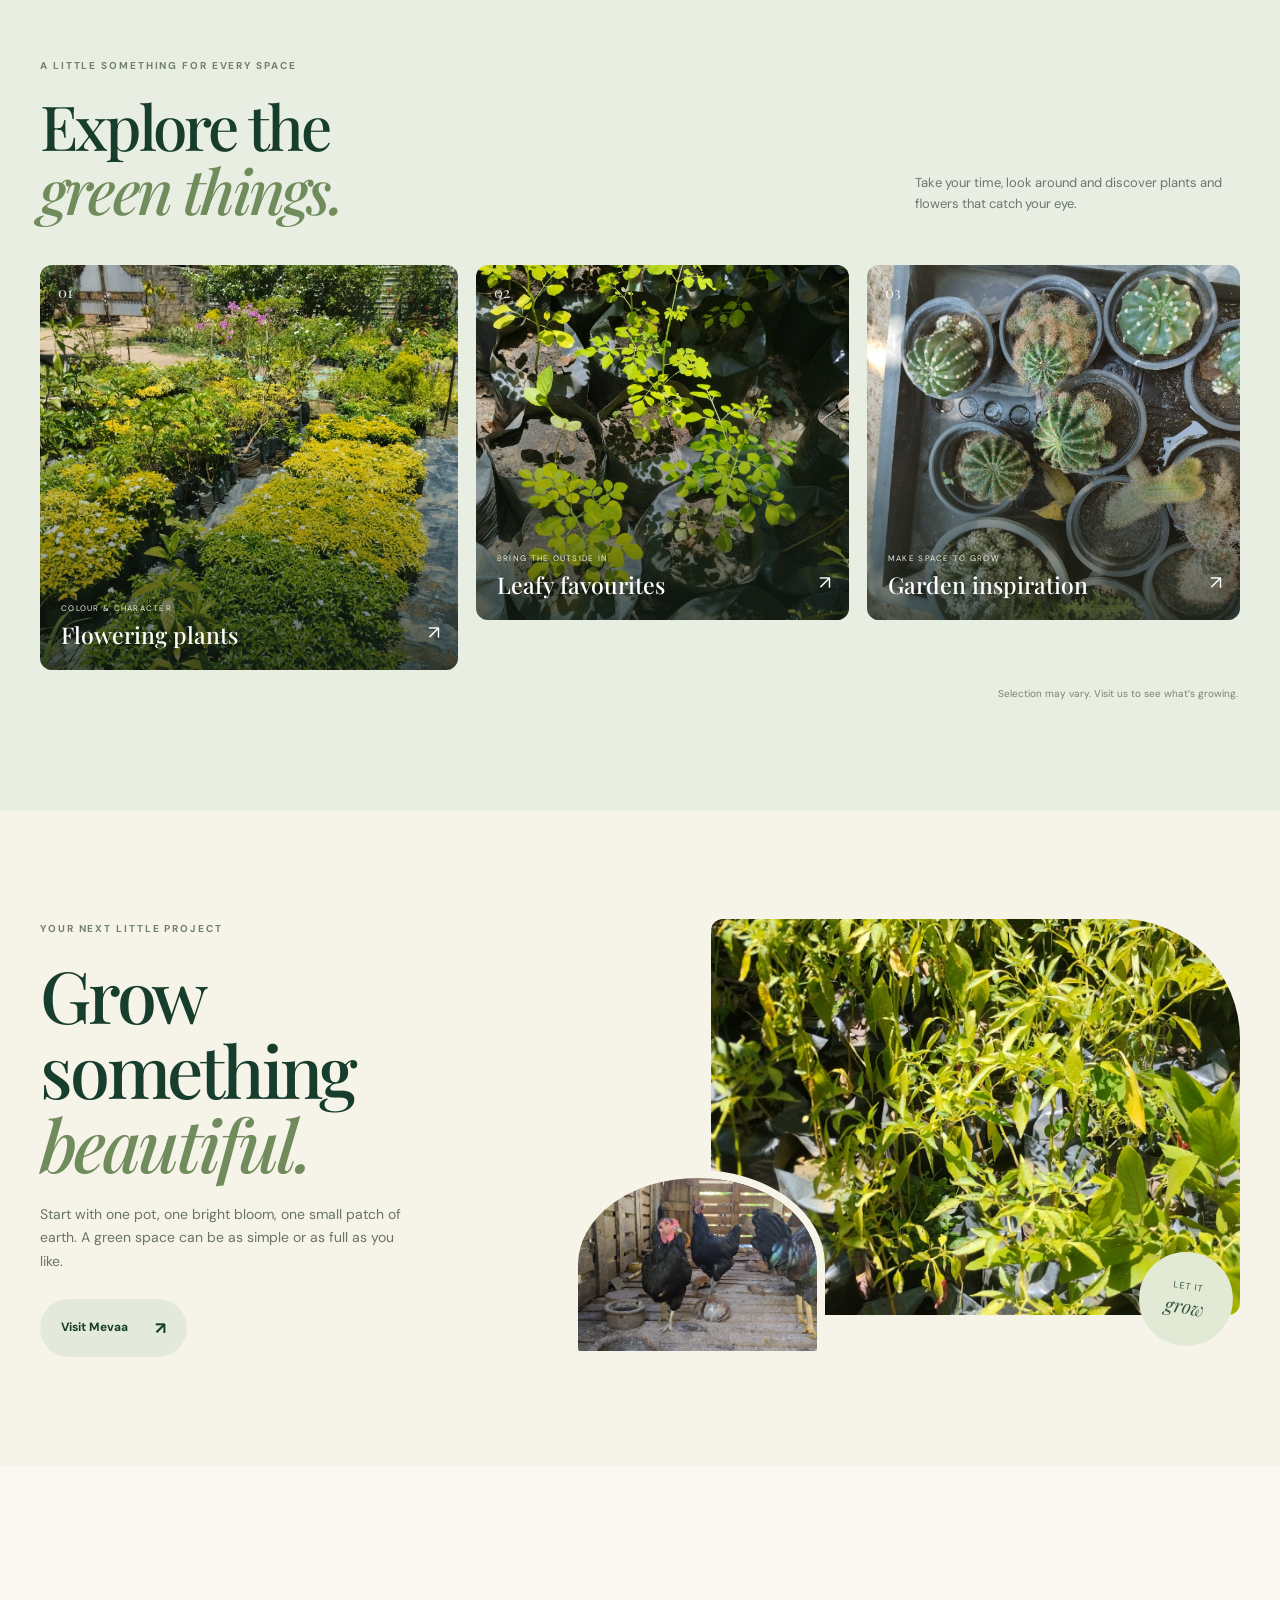
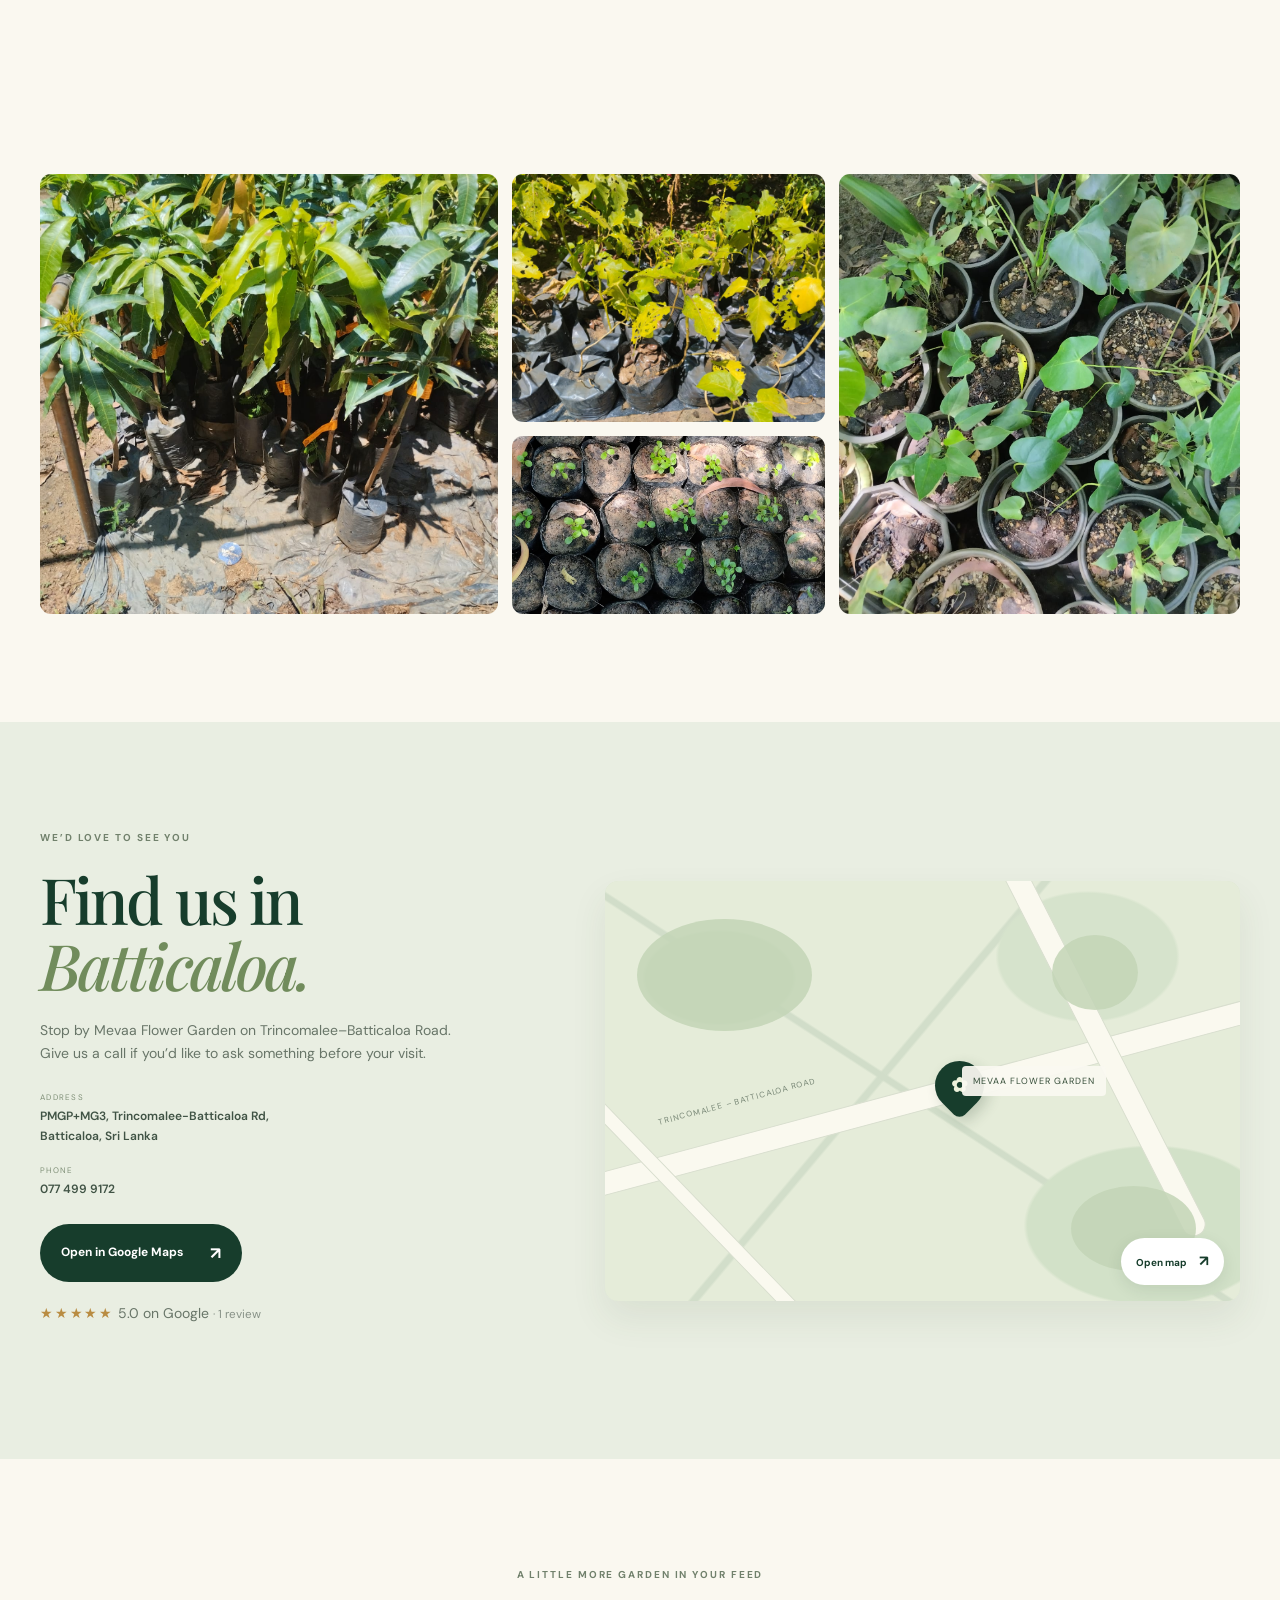
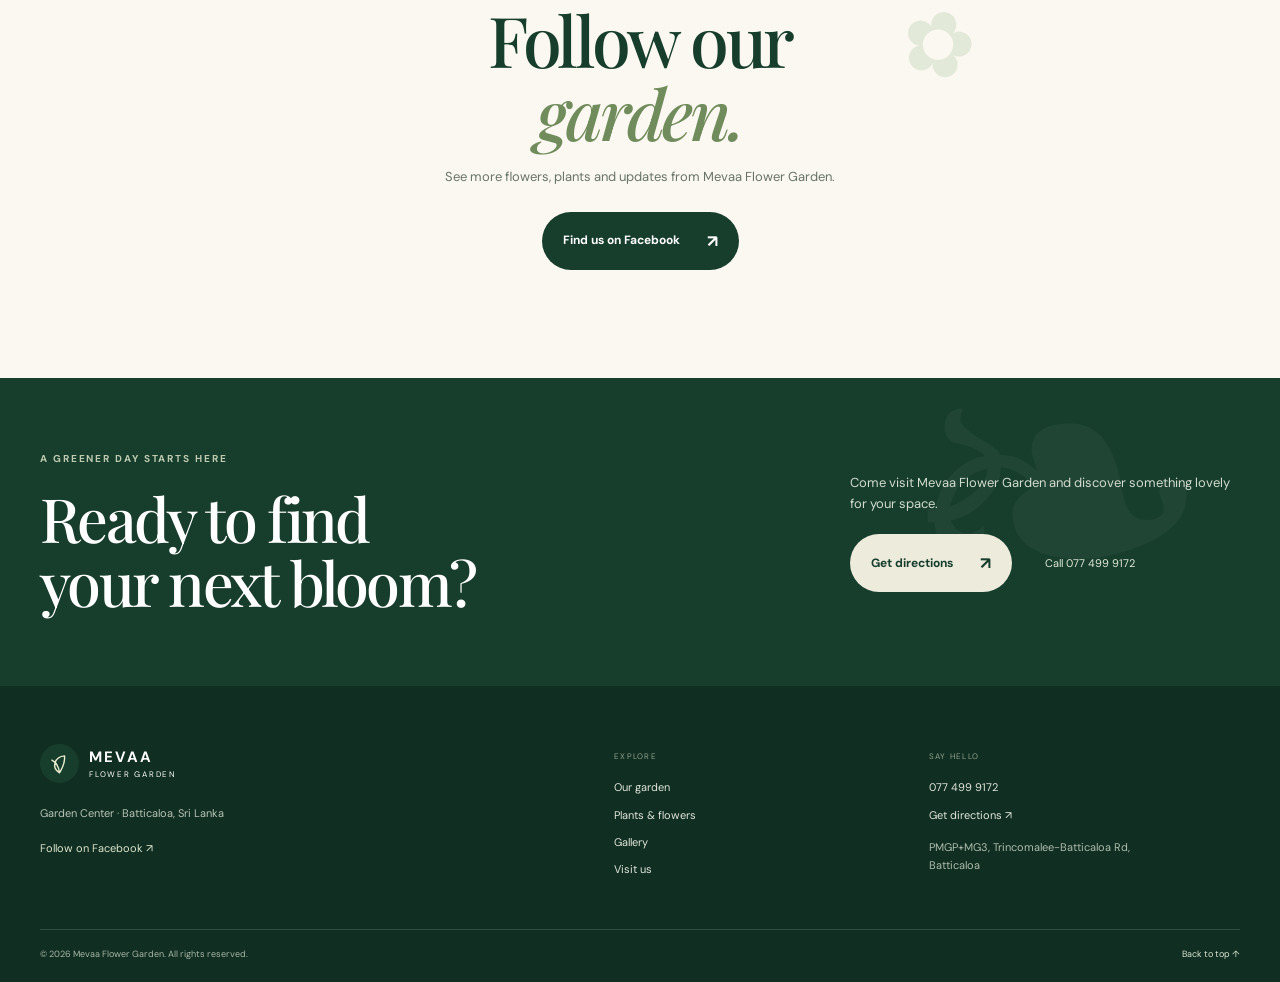
<file: Mavee Flower Garden/index.html>
<!doctype html>
<html lang="en">
<head>
  <meta charset="utf-8">
  <meta name="viewport" content="width=device-width, initial-scale=1">
  <title>Mevaa Flower Garden | Plants &amp; Flowers in Batticaloa</title>
  <meta name="description" content="Discover beautiful plants, flowers and garden inspiration at Mevaa Flower Garden in Batticaloa, Sri Lanka.">
  <meta name="theme-color" content="#173d2c">
  <meta property="og:type" content="website">
  <meta property="og:title" content="Mevaa Flower Garden | Plants &amp; Flowers in Batticaloa">
  <meta property="og:description" content="Discover beautiful plants, flowers and garden inspiration at Mevaa Flower Garden in Batticaloa, Sri Lanka.">
  <meta property="og:image" content="https://images.unsplash.com/photo-1490750967868-88aa4486c946?auto=format&amp;fit=crop&amp;w=1200&amp;q=85">
  <link rel="canonical" href="https://example.com/">
  <link rel="icon" type="image/png" sizes="512x512" href="/assets/icons/favicon.png">
  <link rel="icon" type="image/png" sizes="32x32" href="/assets/icons/favicon-32x32.png">
  <link rel="icon" type="image/png" sizes="16x16" href="/assets/icons/favicon-16x16.png">
  <link rel="apple-touch-icon" sizes="180x180" href="/assets/icons/apple-touch-icon.png">
  <link rel="preconnect" href="https://fonts.googleapis.com">
  <link rel="preconnect" href="https://fonts.gstatic.com" crossorigin>
  <link href="https://fonts.googleapis.com/css2?family=DM+Sans:wght@400;500;600;700&amp;family=Playfair+Display:wght@500;600;700&amp;display=swap" rel="stylesheet">
  <link rel="stylesheet" href="css/mevaa.css">
  <script type="application/ld+json">
  {"@context":"https://schema.org","@type":"GardenStore","name":"Mevaa Flower Garden","telephone":"+94 77 499 9172","address":{"@type":"PostalAddress","streetAddress":"PMGP+MG3, Trincomalee-Batticaloa Rd","addressLocality":"Batticaloa","addressCountry":"LK"},"geo":{"@type":"GeoCoordinates","latitude":7.7266443,"longitude":81.6862898},"sameAs":["https://www.facebook.com/p/Mevaa-Flower-Garden-100075829301406/"]}
  </script>
</head>
<body>
  <a class="skip" href="#main">Skip to content</a>
  <header class="header" id="top">
    <div class="nav-wrap">
      <a class="brand" href="#top" aria-label="Mevaa Flower Garden home"><span class="brand-icon" aria-hidden="true"><svg viewBox="0 0 32 32"><path d="M16 27C6 21 10 8 22 7c1 10-4 16-6 20Zm0 0C15 19 11 14 7 12"/></svg></span><span class="brand-type"><b>MEVAA</b><small>FLOWER GARDEN</small></span></a>
      <button class="menu-toggle" aria-label="Open navigation" aria-expanded="false" aria-controls="site-nav"><span></span><span></span></button>
      <nav class="nav" id="site-nav" aria-label="Main navigation"><a href="#about">Our garden</a><a href="#plants">Plants &amp; flowers</a><a href="#gallery">Gallery</a><a href="#visit">Visit us</a><a class="nav-cta" href="https://maps.app.goo.gl/8RmKT9fnVqgstS7U8" target="_blank" rel="noopener">Get directions <span aria-hidden="true">↗</span></a></nav>
    </div>
  </header>
  <main id="main">
    <section class="hero section-pad">
      <div class="hero-inner wrap">
        <div class="hero-copy reveal"><p class="eyebrow"><span></span> A little garden in Batticaloa</p><h1>Find your own<br><em>kind of bloom.</em></h1><p class="hero-lead">Flowers, plants and a breath of green for the spaces you call home.</p><div class="hero-buttons"><a class="button button-dark" href="#plants">Explore the garden <span aria-hidden="true">↓</span></a><a class="under-link" href="tel:+94774999172">Call us <span>077 499 9172</span></a></div><div class="hero-note"><span class="note-dot"></span> A warm welcome awaits on Trincomalee–Batticaloa Road</div></div>
        <div class="hero-visual reveal" data-delay="1"><img src="Images/garden2.jpeg" alt="A gathered bouquet of fresh pink and white flowers" fetchpriority="high"><div class="hero-stamp"><span>GROW A</span><b>little<br>joy</b><span>EVERY DAY</span></div><div class="image-caption"><span>01 /</span> FLOWERS FOR EVERY CORNER</div></div>
      </div>
      <div class="hero-ornament" aria-hidden="true">✳</div>
    </section>
    <section class="quick-actions wrap" aria-label="Quick links">
      <a class="quick-card" href="https://maps.app.goo.gl/8RmKT9fnVqgstS7U8" target="_blank" rel="noopener"><span class="quick-icon">⌖</span><span><small>COME BY</small><b>Find the garden</b></span><span class="quick-arrow">↗</span></a>
      <a class="quick-card" href="tel:+94774999172"><span class="quick-icon">↗</span><span><small>LET'S TALK</small><b>077 499 9172</b></span><span class="quick-arrow">↗</span></a>
      <a class="quick-card" href="https://www.facebook.com/p/Mevaa-Flower-Garden-100075829301406/" target="_blank" rel="noopener"><span class="quick-icon">f</span><span><small>FOLLOW ALONG</small><b>Mevaa on Facebook</b></span><span class="quick-arrow">↗</span></a>
    </section>
    <section class="about section-pad" id="about"><div class="wrap about-grid"><div class="about-image reveal"><img src="Images/garden5.jpeg" alt="Hands caring for a young plant in a garden" loading="lazy"><span class="image-index">A PLACE TO PAUSE &amp; GROW</span></div><div class="about-copy reveal" data-delay="1"><p class="eyebrow">A green corner of Batticaloa</p><h2>A little more green<br>in every day.</h2><p>Mevaa Flower Garden is a local garden centre on Trincomalee–Batticaloa Road. Come explore flowers and plants, find a little inspiration, and picture what could grow in your own space.</p><p>Whether you have a sunny balcony, a favourite windowsill or a whole garden to tend, there’s always room for something living.</p><div class="about-tags"><span>Plants &amp; flowers</span><span>Garden inspiration</span><span>Batticaloa, Sri Lanka</span></div><a class="under-link" href="#visit">Come visit us <span>→</span></a></div></div></section>
    <section class="plants section-pad" id="plants"><div class="wrap"><div class="section-heading reveal"><div><p class="eyebrow">A little something for every space</p><h2>Explore the<br><em>green things.</em></h2></div><p>Take your time, look around and discover plants and flowers that catch your eye.</p></div><div class="plant-grid">
      <a class="plant-card plant-tall reveal" href="#visit"><img src="Images/garden4.jpeg" alt="Bright seasonal flowers in soft pink and yellow" loading="lazy"><span class="plant-number">01</span><span class="plant-info"><small>COLOUR &amp; CHARACTER</small><b>Flowering plants</b><i>↗</i></span></a>
      <a class="plant-card reveal" href="#visit"><img src="Images/garden8.jpeg" alt="Lush green potted foliage plant" loading="lazy"><span class="plant-number">02</span><span class="plant-info"><small>BRING THE OUTSIDE IN</small><b>Leafy favourites</b><i>↗</i></span></a>
      <a class="plant-card reveal" href="#visit"><img src="Images/garden7.jpeg" alt="A collection of potted plants in a sunlit garden" loading="lazy"><span class="plant-number">03</span><span class="plant-info"><small>MAKE SPACE TO GROW</small><b>Garden inspiration</b><i>↗</i></span></a>
    </div><p class="inventory-note">Selection may vary. Visit us to see what’s growing.</p></div></section>
    <section class="inspiration section-pad"><div class="wrap inspiration-grid"><div class="inspiration-copy reveal"><p class="eyebrow">Your next little project</p><h2>Grow something<br><em>beautiful.</em></h2><p>Start with one pot, one bright bloom, one small patch of earth. A green space can be as simple or as full as you like.</p><a class="button button-light" href="https://maps.app.goo.gl/8RmKT9fnVqgstS7U8" target="_blank" rel="noopener">Visit Mevaa <span>↗</span></a></div><div class="inspiration-images reveal" data-delay="1"><img class="inspire-main" src="Images/garden6.jpeg" alt="Sunlight falling across green tropical houseplants" loading="lazy"><img class="inspire-small" src="Images/garden11.jpeg" alt="A leafy potted plant in a bright home" loading="lazy"><span class="inspire-seal">LET IT<br><b>grow</b></span></div></div></section>
    <section class="gallery section-pad" id="gallery"><div class="wrap"><div class="section-heading gallery-heading reveal"><div><p class="eyebrow">A glimpse of green</p><h2>Take a little<br><em>look around.</em></h2></div><p>Flowers, foliage and the simple pleasure of a garden visit.</p></div><div class="gallery-grid"><figure class="gallery-item g-one reveal"><img src="Images/garden1.jpeg" alt="Colourful flowering plants growing together" loading="lazy"></figure><figure class="gallery-item g-two reveal"><img src="Images/garden9.jpeg" alt="Rows of green plants in a nursery" loading="lazy"></figure><figure class="gallery-item g-three reveal"><img src="Images/garden10.jpeg" alt="A sunlit tropical garden with lush foliage" loading="lazy"></figure><figure class="gallery-item g-four reveal"><img src="Images/garden12.jpeg" alt="Close view of fresh green leaves" loading="lazy"></figure></div></div></section>
    <section class="visit section-pad" id="visit"><div class="wrap visit-grid"><div class="visit-copy reveal"><p class="eyebrow">We’d love to see you</p><h2>Find us in<br><em>Batticaloa.</em></h2><p>Stop by Mevaa Flower Garden on Trincomalee–Batticaloa Road. Give us a call if you’d like to ask something before your visit.</p><div class="visit-details"><div><small>ADDRESS</small><b>PMGP+MG3, Trincomalee-Batticaloa Rd,<br>Batticaloa, Sri Lanka</b></div><div><small>PHONE</small><a href="tel:+94774999172">077 499 9172</a></div></div><a class="button button-dark" href="https://maps.app.goo.gl/8RmKT9fnVqgstS7U8" target="_blank" rel="noopener">Open in Google Maps <span>↗</span></a><p class="rating-note"><span>★★★★★</span> 5.0 on Google <small>· 1 review</small></p></div><a class="map-card reveal" href="https://maps.app.goo.gl/8RmKT9fnVqgstS7U8" target="_blank" rel="noopener" aria-label="Open Mevaa Flower Garden location in Google Maps"><div class="map-art"><span class="map-road road-a"></span><span class="map-road road-b"></span><span class="map-road road-c"></span><span class="map-green green-a"></span><span class="map-green green-b"></span><span class="map-green green-c"></span><span class="map-pin"><b>✿</b></span><span class="map-label">MEVAA FLOWER GARDEN</span><span class="map-caption">TRINCOMALEE – BATTICALOA ROAD</span></div><span class="map-link">Open map <b>↗</b></span></a></div></section>
    <section class="social section-pad"><div class="wrap social-inner reveal"><span class="social-flower">✿</span><p class="eyebrow">A little more garden in your feed</p><h2>Follow our<br><em>garden.</em></h2><p>See more flowers, plants and updates from Mevaa Flower Garden.</p><a href="https://www.facebook.com/p/Mevaa-Flower-Garden-100075829301406/" class="button button-dark" target="_blank" rel="noopener">Find us on Facebook <span>↗</span></a></div></section>
    <section class="final-cta"><div class="wrap final-inner"><div><p class="eyebrow">A greener day starts here</p><h2>Ready to find<br>your next bloom?</h2></div><div><p>Come visit Mevaa Flower Garden and discover something lovely for your space.</p><div class="hero-buttons"><a class="button button-cream" href="https://maps.app.goo.gl/8RmKT9fnVqgstS7U8" target="_blank" rel="noopener">Get directions <span>↗</span></a><a class="final-phone" href="tel:+94774999172">Call 077 499 9172</a></div></div></div><span class="cta-leaf" aria-hidden="true">❧</span></section>
  </main>
  <footer class="footer"><div class="wrap footer-main"><div class="footer-brand"><a class="brand brand-footer" href="#top"><span class="brand-icon"><svg viewBox="0 0 32 32"><path d="M16 27C6 21 10 8 22 7c1 10-4 16-6 20Zm0 0C15 19 11 14 7 12"/></svg></span><span class="brand-type"><b>MEVAA</b><small>FLOWER GARDEN</small></span></a><p>Garden Center · Batticaloa, Sri Lanka</p><a class="footer-facebook" href="https://www.facebook.com/p/Mevaa-Flower-Garden-100075829301406/" target="_blank" rel="noopener">Follow on Facebook ↗</a></div><div><small class="footer-label">EXPLORE</small><a href="#about">Our garden</a><a href="#plants">Plants &amp; flowers</a><a href="#gallery">Gallery</a><a href="#visit">Visit us</a></div><div><small class="footer-label">SAY HELLO</small><a href="tel:+94774999172">077 499 9172</a><a href="https://maps.app.goo.gl/8RmKT9fnVqgstS7U8" target="_blank" rel="noopener">Get directions ↗</a><p>PMGP+MG3, Trincomalee-Batticaloa Rd,<br>Batticaloa</p></div></div><div class="wrap footer-bottom"><span>© 2026 Mevaa Flower Garden. All rights reserved.</span><a href="#top">Back to top ↑</a></div></footer>
  <a class="mobile-call" href="tel:+94774999172" aria-label="Call Mevaa Flower Garden">Call Mevaa · 077 499 9172</a>
  <section class="chat-widget" aria-label="Mevaa chat assistant">
    <div class="chat-panel" id="chat-panel" hidden>
      <div class="chat-header"><div><strong>Ask Mevaa</strong><span>Garden and visit information</span></div><button class="chat-close" type="button" aria-label="Close chat">×</button></div>
      <div class="chat-messages" id="chat-messages" role="log" aria-live="polite" aria-relevant="additions text">
        <p class="chat-message chat-message-assistant">Hello! Ask me about Mevaa Flower Garden, our plants, or how to visit.</p>
      </div>
      <form class="chat-form" id="chat-form">
        <label class="visually-hidden" for="chat-input">Your message</label>
        <input id="chat-input" name="message" type="text" maxlength="2000" placeholder="Write a message…" autocomplete="off" required>
        <button type="submit" aria-label="Send message">Send</button>
      </form>
      <p class="chat-error" id="chat-error" role="status" hidden></p>
    </div>
    <button class="chat-launcher" type="button" aria-expanded="false" aria-controls="chat-panel"><span aria-hidden="true">✿</span> Ask us</button>
  </section>
  <script src="js/mevaa.js" defer></script>

</body>
</html>
</file>
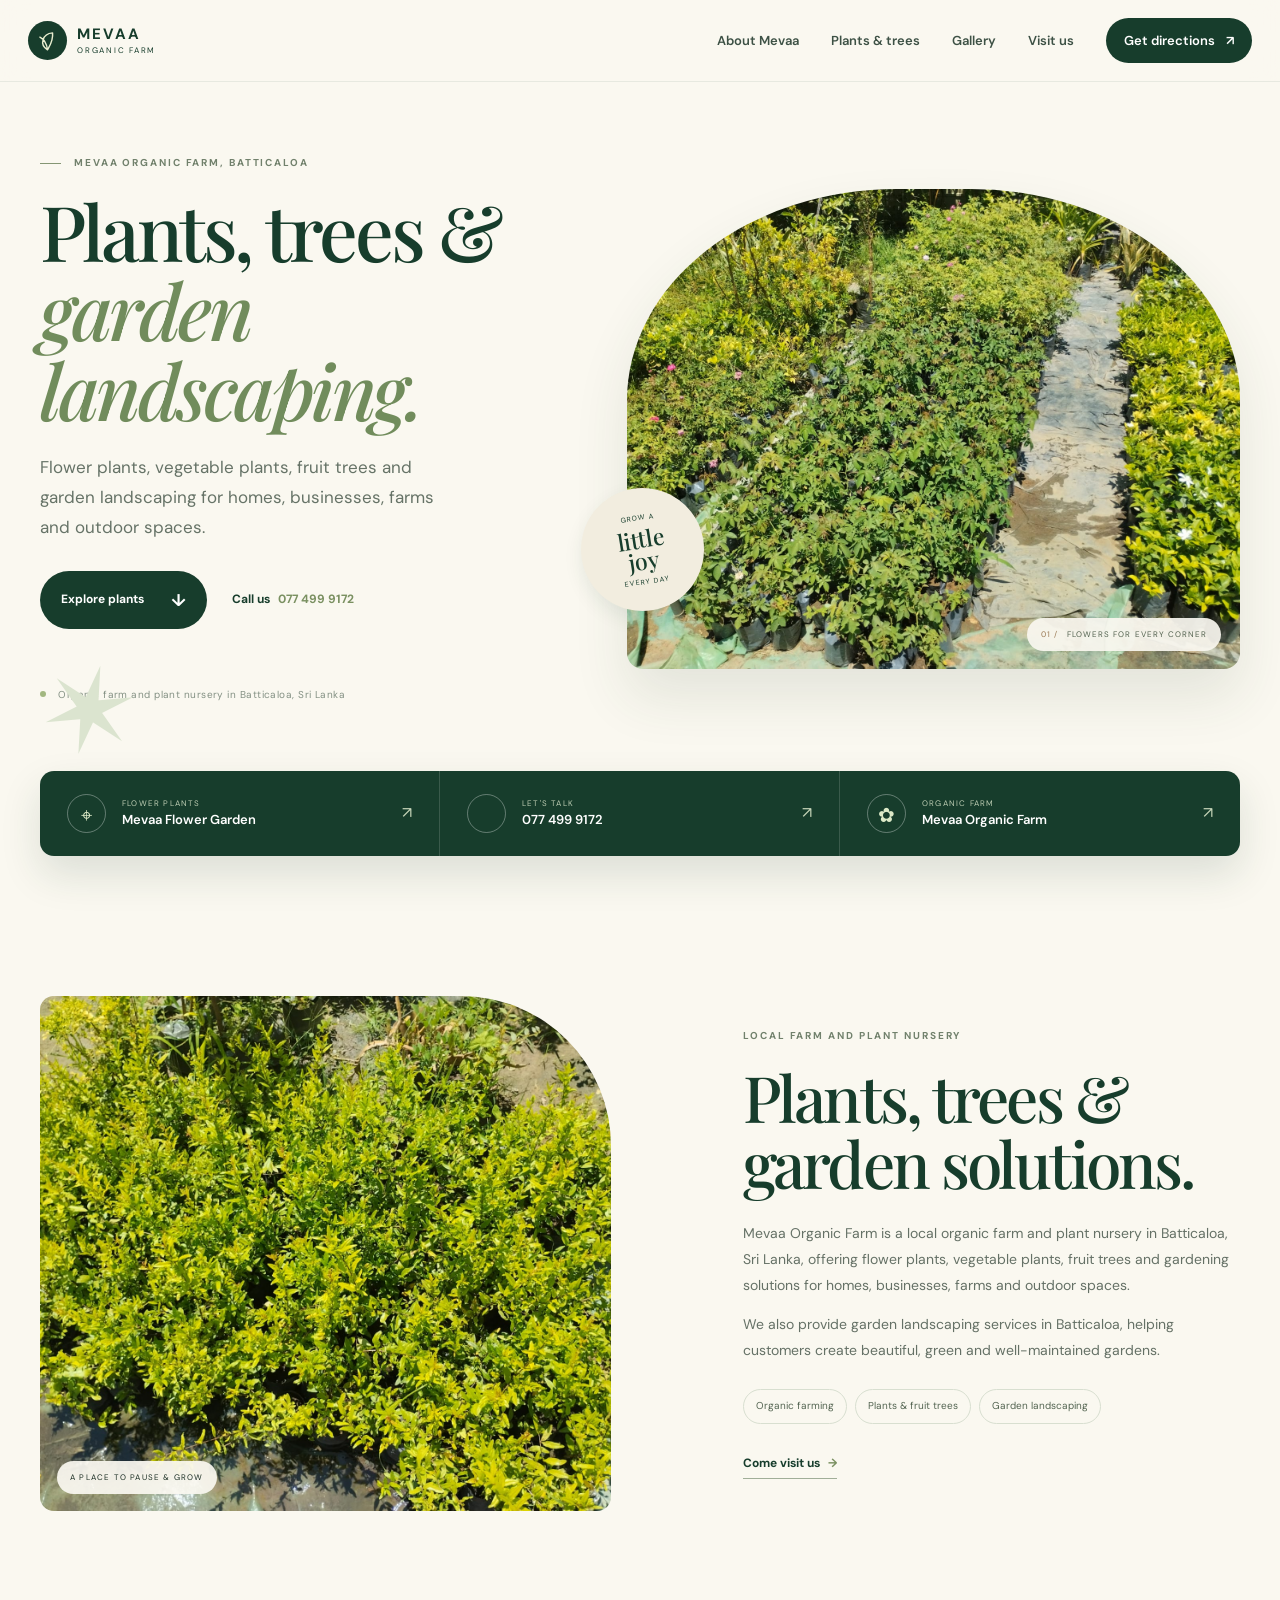
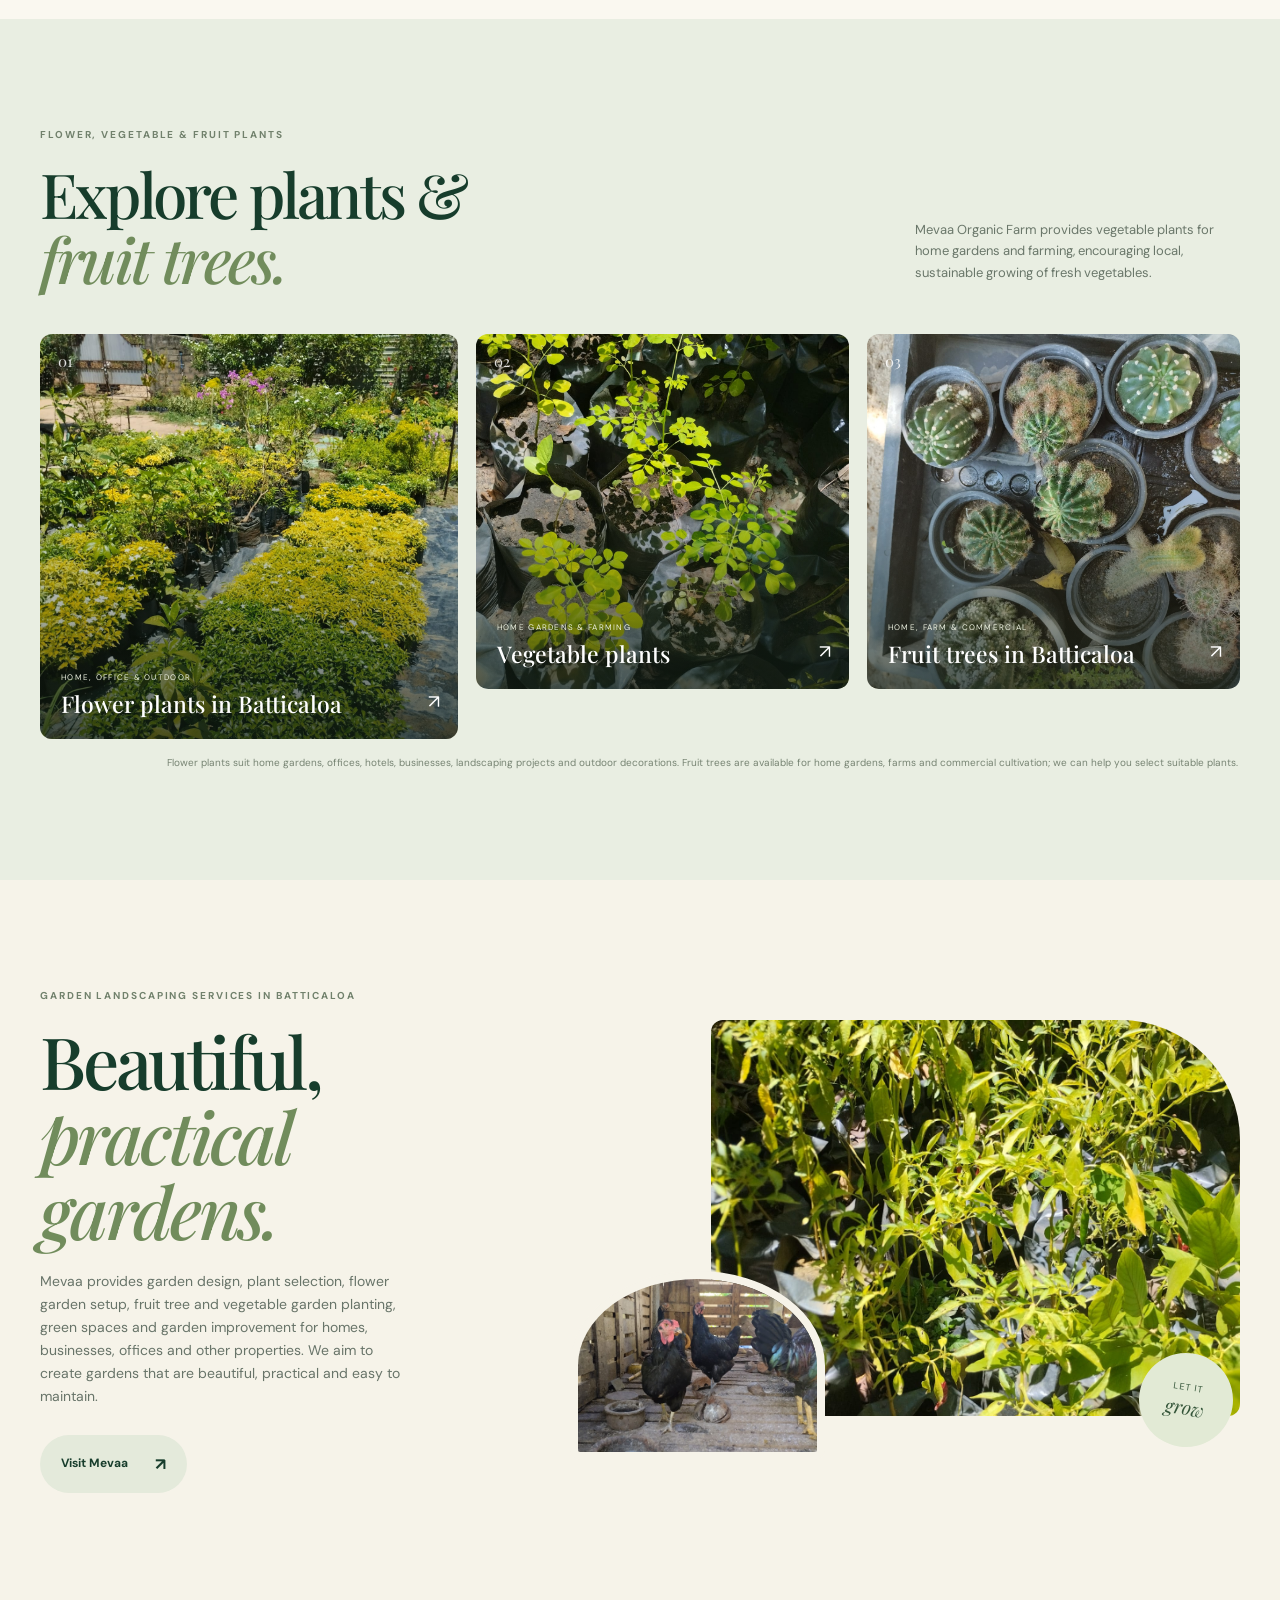
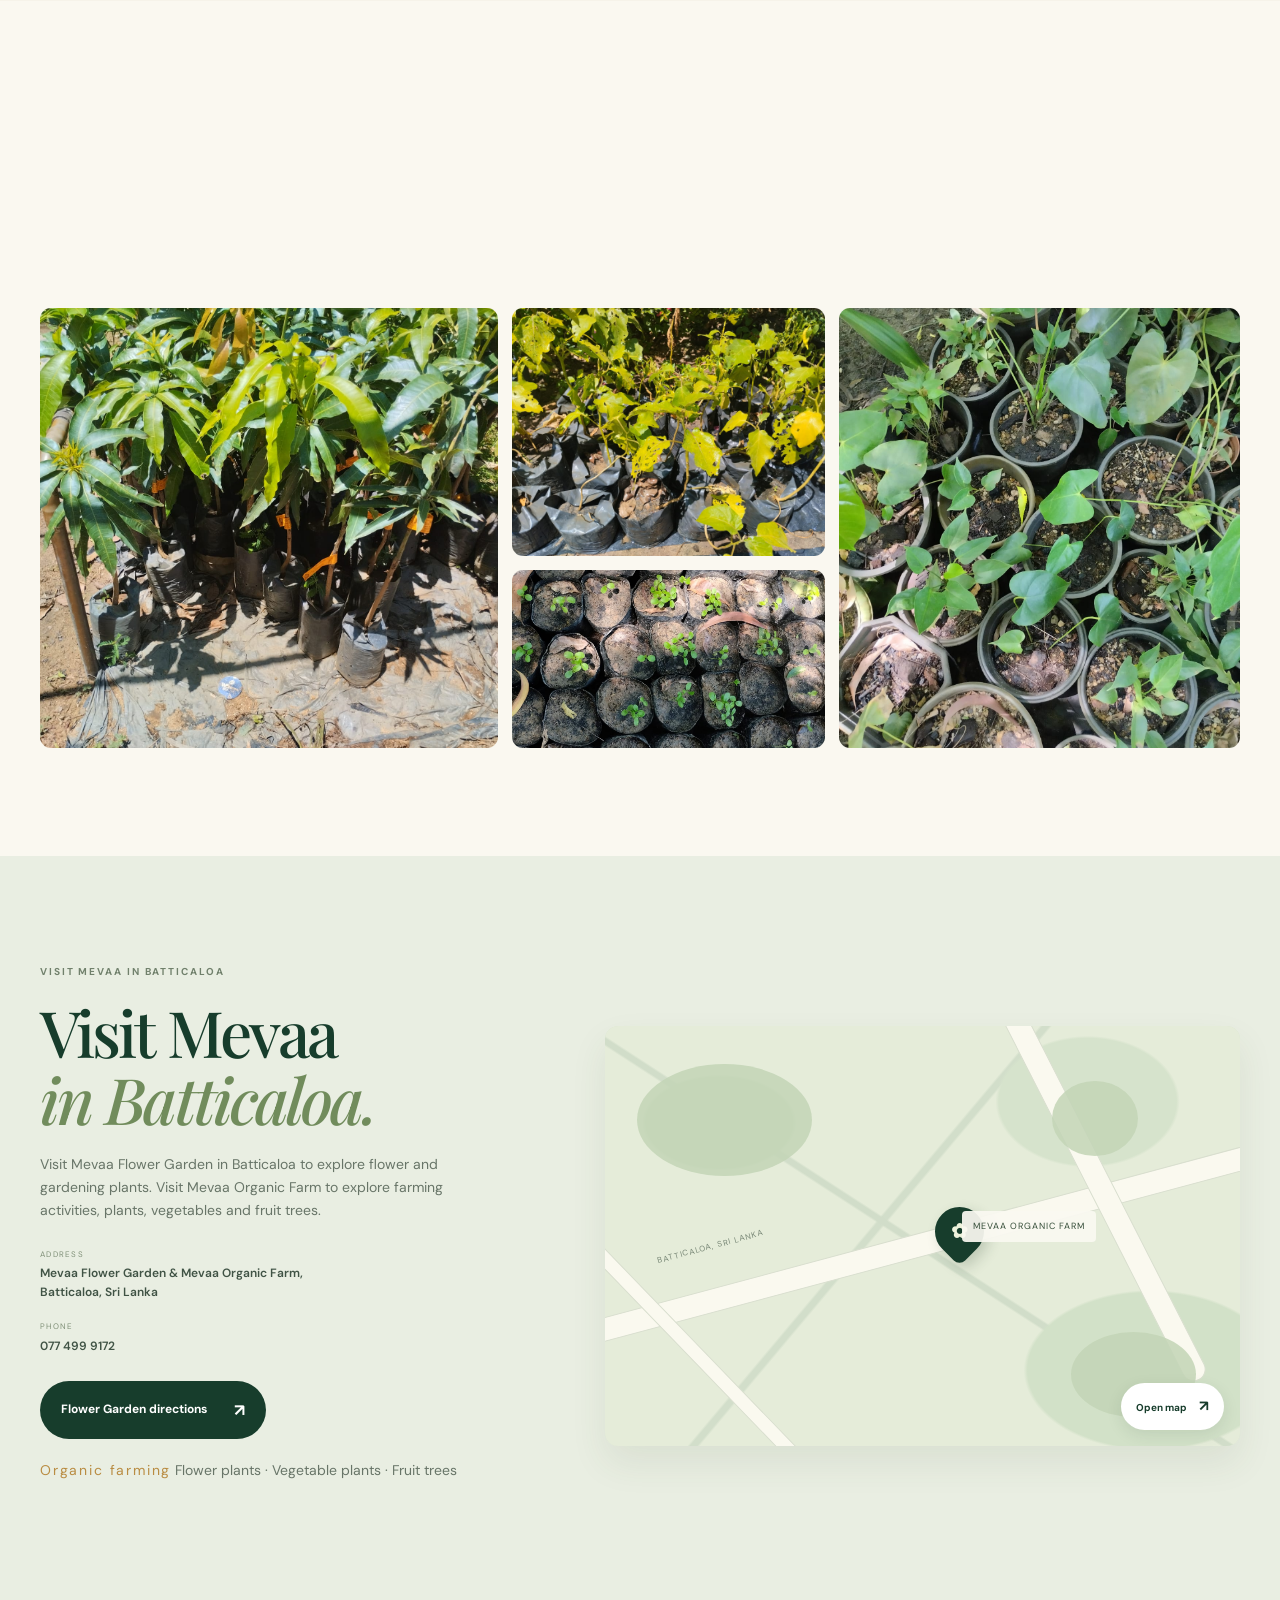
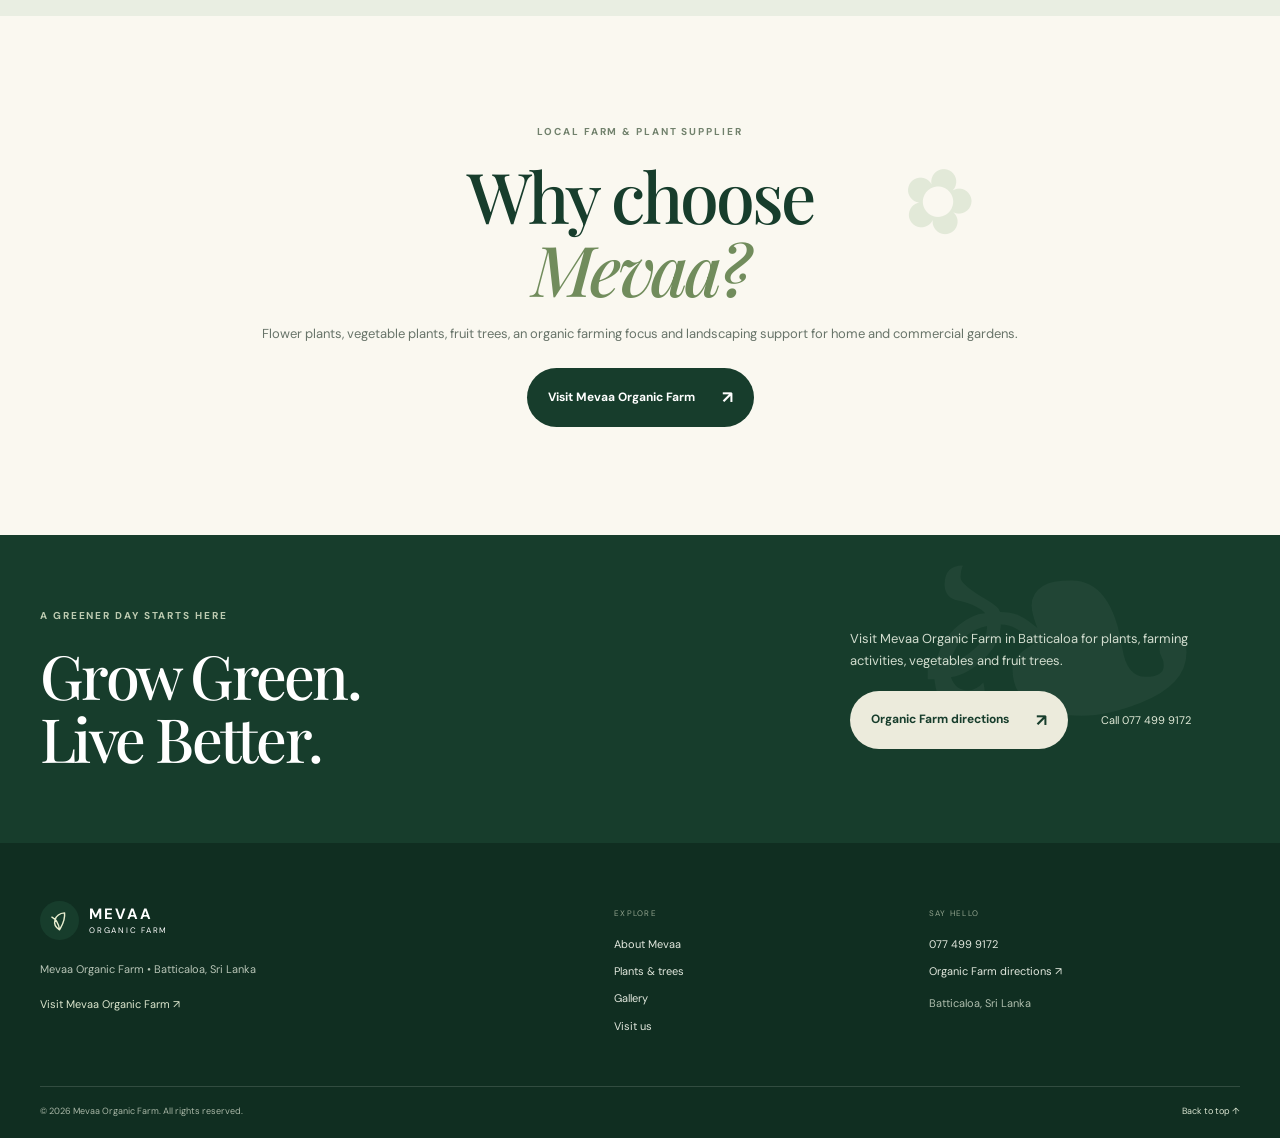
<file: business/mavaa_flower_garden/index.html>
<!doctype html>
<html lang="en">
<head>
  <meta charset="UTF-8">
  <meta name="viewport" content="width=device-width, initial-scale=1">
  <title>Mevaa Organic Farm | Plants, Trees &amp; Garden Landscaping in Batticaloa</title>
  <meta name="description" content="Mevaa Organic Farm in Batticaloa offers flower and vegetable plants, fruit trees, organic farming, and garden landscaping.">
  <meta name="theme-color" content="#173d2c">
  <meta property="og:type" content="website">
  <meta property="og:title" content="Mevaa Organic Farm | Plants, Trees &amp; Garden Landscaping in Batticaloa">
  <meta property="og:description" content="Flower plants, vegetable plants, fruit trees, organic farming, and garden landscaping in Batticaloa, Sri Lanka.">
  <meta property="og:image" content="https://images.unsplash.com/photo-1490750967868-88aa4486c946?auto=format&amp;fit=crop&amp;w=1200&amp;q=85">
  <link rel="canonical" href="https://example.com/">
  <link rel="icon" type="image/png" sizes="512x512" href="/assets/icons/favicon.png">
  <link rel="icon" type="image/png" sizes="32x32" href="/assets/icons/favicon-32x32.png">
  <link rel="icon" type="image/png" sizes="16x16" href="/assets/icons/favicon-16x16.png">
  <link rel="apple-touch-icon" sizes="180x180" href="/assets/icons/apple-touch-icon.png">
  <link rel="preconnect" href="https://fonts.googleapis.com">
  <link rel="preconnect" href="https://fonts.gstatic.com" crossorigin>
  <link href="https://fonts.googleapis.com/css2?family=DM+Sans:wght@400;500;600;700&amp;family=Playfair+Display:wght@500;600;700&amp;display=swap" rel="stylesheet">
  <link rel="stylesheet" href="css/mevaa.css">
  <script type="application/ld+json">
  {"@context":"https://schema.org","@type":"LocalBusiness","name":"Mevaa Organic Farm","telephone":"+94 77 499 9172","address":{"@type":"PostalAddress","addressLocality":"Batticaloa","addressCountry":"LK"}}
  </script>
</head>
<body>
  <a class="skip" href="#main">Skip to content</a>
  <header class="header" id="top">
    <div class="nav-wrap">
      <a class="brand" href="#top" aria-label="Mevaa Organic Farm home"><span class="brand-icon" aria-hidden="true"><svg viewBox="0 0 32 32"><path d="M16 27C6 21 10 8 22 7c1 10-4 16-6 20Zm0 0C15 19 11 14 7 12"/></svg></span><span class="brand-type"><b>MEVAA</b><small>ORGANIC FARM</small></span></a>
      <button class="menu-toggle" aria-label="Open navigation" aria-expanded="false" aria-controls="site-nav"><span></span><span></span></button>
      <nav class="nav" id="site-nav" aria-label="Main navigation"><a href="#about">About Mevaa</a><a href="#plants">Plants &amp; trees</a><a href="#gallery">Gallery</a><a href="#visit">Visit us</a><a class="nav-cta" href="https://maps.app.goo.gl/8RmKT9fnVqgstS7U8" target="_blank" rel="noopener">Get directions <span aria-hidden="true">&#8599;</span></a></nav>
    </div>
  </header>
  <main id="main">
    <section class="hero section-pad">
      <div class="hero-inner wrap">
        <div class="hero-copy reveal"><p class="eyebrow"><span></span> Mevaa Organic Farm, Batticaloa</p><h1>Plants, trees &amp;<br><em>garden landscaping.</em></h1><p class="hero-lead">Flower plants, vegetable plants, fruit trees and garden landscaping for homes, businesses, farms and outdoor spaces.</p><div class="hero-buttons"><a class="button button-dark" href="#plants">Explore plants <span aria-hidden="true">&#8595;</span></a><a class="under-link" href="tel:+94774999172">Call us <span>077 499 9172</span></a></div><div class="hero-note"><span class="note-dot"></span> Organic farm and plant nursery in Batticaloa, Sri Lanka</div></div>
        <div class="hero-visual reveal" data-delay="1"><img src="images/spm-academy-robotics-ai-best-robotics-class-batticaloa-sri-lanka-garden2.jpeg" alt="A gathered bouquet of fresh pink and white flowers" fetchpriority="high"><div class="hero-stamp"><span>GROW A</span><b>little<br>joy</b><span>EVERY DAY</span></div><div class="image-caption"><span>01 /</span> FLOWERS FOR EVERY CORNER</div></div>
      </div>
      <div class="hero-ornament" aria-hidden="true">&#10038;</div>
    </section>
    <section class="quick-actions wrap" aria-label="Quick links">
      <a class="quick-card" href="https://maps.app.goo.gl/8RmKT9fnVqgstS7U8" target="_blank" rel="noopener"><span class="quick-icon">&#8982;</span><span><small>FLOWER PLANTS</small><b>Mevaa Flower Garden</b></span><span class="quick-arrow">&#8599;</span></a>
      <a class="quick-card" href="tel:+94774999172"><span class="quick-icon"></span><span><small>LET'S TALK</small><b>077 499 9172</b></span><span class="quick-arrow">&#8599;</span></a>
      <a class="quick-card" href="https://maps.app.goo.gl/45zm7Ld4xoinCjCP8" target="_blank" rel="noopener"><span class="quick-icon">&#10047;</span><span><small>ORGANIC FARM</small><b>Mevaa Organic Farm</b></span><span class="quick-arrow">&#8599;</span></a>
    </section>
    <section class="about section-pad" id="about"><div class="wrap about-grid"><div class="about-image reveal"><img src="images/spm-academy-robotics-ai-best-robotics-class-batticaloa-sri-lanka-garden5.jpeg" alt="Hands caring for a young plant in a garden" loading="lazy"><span class="image-index">A PLACE TO PAUSE &amp; GROW</span></div><div class="about-copy reveal" data-delay="1"><p class="eyebrow">Local farm and plant nursery</p><h2>Plants, trees &amp;<br>garden solutions.</h2><p>Mevaa Organic Farm is a local organic farm and plant nursery in Batticaloa, Sri Lanka, offering flower plants, vegetable plants, fruit trees and gardening solutions for homes, businesses, farms and outdoor spaces.</p><p>We also provide garden landscaping services in Batticaloa, helping customers create beautiful, green and well-maintained gardens.</p><div class="about-tags"><span>Organic farming</span><span>Plants &amp; fruit trees</span><span>Garden landscaping</span></div><a class="under-link" href="#visit">Come visit us <span>&#8594;</span></a></div></div></section>
    <section class="plants section-pad" id="plants"><div class="wrap"><div class="section-heading reveal"><div><p class="eyebrow">Flower, vegetable &amp; fruit plants</p><h2>Explore plants &amp;<br><em>fruit trees.</em></h2></div><p>Mevaa Organic Farm provides vegetable plants for home gardens and farming, encouraging local, sustainable growing of fresh vegetables.</p></div><div class="plant-grid">
      <a class="plant-card plant-tall reveal" href="#visit"><img src="images/spm-academy-robotics-ai-best-robotics-class-batticaloa-sri-lanka-garden4.jpeg" alt="Bright seasonal flowers in soft pink and yellow" loading="lazy"><span class="plant-number">01</span><span class="plant-info"><small>HOME, OFFICE &amp; OUTDOOR</small><b>Flower plants in Batticaloa</b><i>&#8599;</i></span></a>
      <a class="plant-card reveal" href="#visit"><img src="images/spm-academy-robotics-ai-best-robotics-class-batticaloa-sri-lanka-garden8.jpeg" alt="Lush green potted foliage plant" loading="lazy"><span class="plant-number">02</span><span class="plant-info"><small>HOME GARDENS &amp; FARMING</small><b>Vegetable plants</b><i>&#8599;</i></span></a>
      <a class="plant-card reveal" href="#visit"><img src="images/spm-academy-robotics-ai-best-robotics-class-batticaloa-sri-lanka-garden7.jpeg" alt="A collection of potted plants in a sunlit garden" loading="lazy"><span class="plant-number">03</span><span class="plant-info"><small>HOME, FARM &amp; COMMERCIAL</small><b>Fruit trees in Batticaloa</b><i>&#8599;</i></span></a>
    </div><p class="inventory-note">Flower plants suit home gardens, offices, hotels, businesses, landscaping projects and outdoor decorations. Fruit trees are available for home gardens, farms and commercial cultivation; we can help you select suitable plants.</p></div></section>
    <section class="inspiration section-pad"><div class="wrap inspiration-grid"><div class="inspiration-copy reveal"><p class="eyebrow">Garden landscaping services in Batticaloa</p><h2>Beautiful,<br><em>practical gardens.</em></h2><p>Mevaa provides garden design, plant selection, flower garden setup, fruit tree and vegetable garden planting, green spaces and garden improvement for homes, businesses, offices and other properties. We aim to create gardens that are beautiful, practical and easy to maintain.</p><a class="button button-light" href="https://maps.app.goo.gl/8RmKT9fnVqgstS7U8" target="_blank" rel="noopener">Visit Mevaa <span>&#8599;</span></a></div><div class="inspiration-images reveal" data-delay="1"><img class="inspire-main" src="images/spm-academy-robotics-ai-best-robotics-class-batticaloa-sri-lanka-garden6.jpeg" alt="Sunlight falling across green tropical houseplants" loading="lazy"><img class="inspire-small" src="images/spm-academy-robotics-ai-best-robotics-class-batticaloa-sri-lanka-garden11.jpeg" alt="A leafy potted plant in a bright home" loading="lazy"><span class="inspire-seal">LET IT<br><b>grow</b></span></div></div></section>
    <section class="gallery section-pad" id="gallery"><div class="wrap"><div class="section-heading gallery-heading reveal"><div><p class="eyebrow">Why choose Mevaa Organic Farm?</p><h2>Local plants &amp;<br><em>landscaping.</em></h2></div><p>A local Batticaloa farm and plant supplier, focused on organic farming and supporting home and commercial gardens.</p></div><div class="gallery-grid"><figure class="gallery-item g-one reveal"><img src="images/spm-academy-robotics-ai-best-robotics-class-batticaloa-sri-lanka-garden1.jpeg" alt="Colourful flowering plants growing together" loading="lazy"></figure><figure class="gallery-item g-two reveal"><img src="images/spm-academy-robotics-ai-best-robotics-class-batticaloa-sri-lanka-garden9.jpeg" alt="Rows of green plants in a nursery" loading="lazy"></figure><figure class="gallery-item g-three reveal"><img src="images/spm-academy-robotics-ai-best-robotics-class-batticaloa-sri-lanka-garden10.jpeg" alt="A sunlit tropical garden with lush foliage" loading="lazy"></figure><figure class="gallery-item g-four reveal"><img src="images/spm-academy-robotics-ai-best-robotics-class-batticaloa-sri-lanka-garden12.jpeg" alt="Close view of fresh green leaves" loading="lazy"></figure></div></div></section>
    <section class="visit section-pad" id="visit"><div class="wrap visit-grid"><div class="visit-copy reveal"><p class="eyebrow">Visit Mevaa in Batticaloa</p><h2>Visit Mevaa<br><em>in Batticaloa.</em></h2><p>Visit Mevaa Flower Garden in Batticaloa to explore flower and gardening plants. Visit Mevaa Organic Farm to explore farming activities, plants, vegetables and fruit trees.</p><div class="visit-details"><div><small>ADDRESS</small><b>Mevaa Flower Garden &amp; Mevaa Organic Farm,<br>Batticaloa, Sri Lanka</b></div><div><small>PHONE</small><a href="tel:+94774999172">077 499 9172</a></div></div><a class="button button-dark" href="https://maps.app.goo.gl/8RmKT9fnVqgstS7U8" target="_blank" rel="noopener">Flower Garden directions <span>&#8599;</span></a><p class="rating-note"><span>Organic farming</span> Flower plants &middot; Vegetable plants &middot; Fruit trees</p></div><a class="map-card reveal" href="https://maps.app.goo.gl/45zm7Ld4xoinCjCP8" target="_blank" rel="noopener" aria-label="Open Mevaa Organic Farm location in Google Maps"><div class="map-art"><span class="map-road road-a"></span><span class="map-road road-b"></span><span class="map-road road-c"></span><span class="map-green green-a"></span><span class="map-green green-b"></span><span class="map-green green-c"></span><span class="map-pin"><b>&#10047;</b></span><span class="map-label">MEVAA ORGANIC FARM</span><span class="map-caption">BATTICALOA, SRI LANKA</span></div><span class="map-link">Open map <b>&#8599;</b></span></a></div></section>
    <section class="social section-pad"><div class="wrap social-inner reveal"><span class="social-flower">&#10047;</span><p class="eyebrow">Local farm &amp; plant supplier</p><h2>Why choose<br><em>Mevaa?</em></h2><p>Flower plants, vegetable plants, fruit trees, an organic farming focus and landscaping support for home and commercial gardens.</p><a href="https://maps.app.goo.gl/45zm7Ld4xoinCjCP8" class="button button-dark" target="_blank" rel="noopener">Visit Mevaa Organic Farm <span>&#8599;</span></a></div></section>
    <section class="final-cta"><div class="wrap final-inner"><div><p class="eyebrow">A greener day starts here</p><h2>Grow Green.<br>Live Better.</h2></div><div><p>Visit Mevaa Organic Farm in Batticaloa for plants, farming activities, vegetables and fruit trees.</p><div class="hero-buttons"><a class="button button-cream" href="https://maps.app.goo.gl/45zm7Ld4xoinCjCP8" target="_blank" rel="noopener">Organic Farm directions <span>&#8599;</span></a><a class="final-phone" href="tel:+94774999172">Call 077 499 9172</a></div></div></div><span class="cta-leaf" aria-hidden="true">&#10087;</span></section>
  </main>
  <footer class="footer"><div class="wrap footer-main"><div class="footer-brand"><a class="brand brand-footer" href="#top"><span class="brand-icon"><svg viewBox="0 0 32 32"><path d="M16 27C6 21 10 8 22 7c1 10-4 16-6 20Zm0 0C15 19 11 14 7 12"/></svg></span><span class="brand-type"><b>MEVAA</b><small>ORGANIC FARM</small></span></a><p>Mevaa Organic Farm &#8226; Batticaloa, Sri Lanka</p><a class="footer-facebook" href="https://maps.app.goo.gl/45zm7Ld4xoinCjCP8" target="_blank" rel="noopener">Visit Mevaa Organic Farm &#8599;</a></div><div><small class="footer-label">EXPLORE</small><a href="#about">About Mevaa</a><a href="#plants">Plants &amp; trees</a><a href="#gallery">Gallery</a><a href="#visit">Visit us</a></div><div><small class="footer-label">SAY HELLO</small><a href="tel:+94774999172">077 499 9172</a><a href="https://maps.app.goo.gl/45zm7Ld4xoinCjCP8" target="_blank" rel="noopener">Organic Farm directions &#8599;</a><p>Batticaloa, Sri Lanka</p></div></div><div class="wrap footer-bottom"><span>&copy; 2026 Mevaa Organic Farm. All rights reserved.</span><a href="#top">Back to top &#8593;</a></div></footer>
  <a class="mobile-call" href="tel:+94774999172" aria-label="Call Mevaa Flower Garden">Call Mevaa Organic Farm &middot; 077 499 9172</a>
  <script src="js/mevaa.js" defer></script>
</body>
</html>
</file>
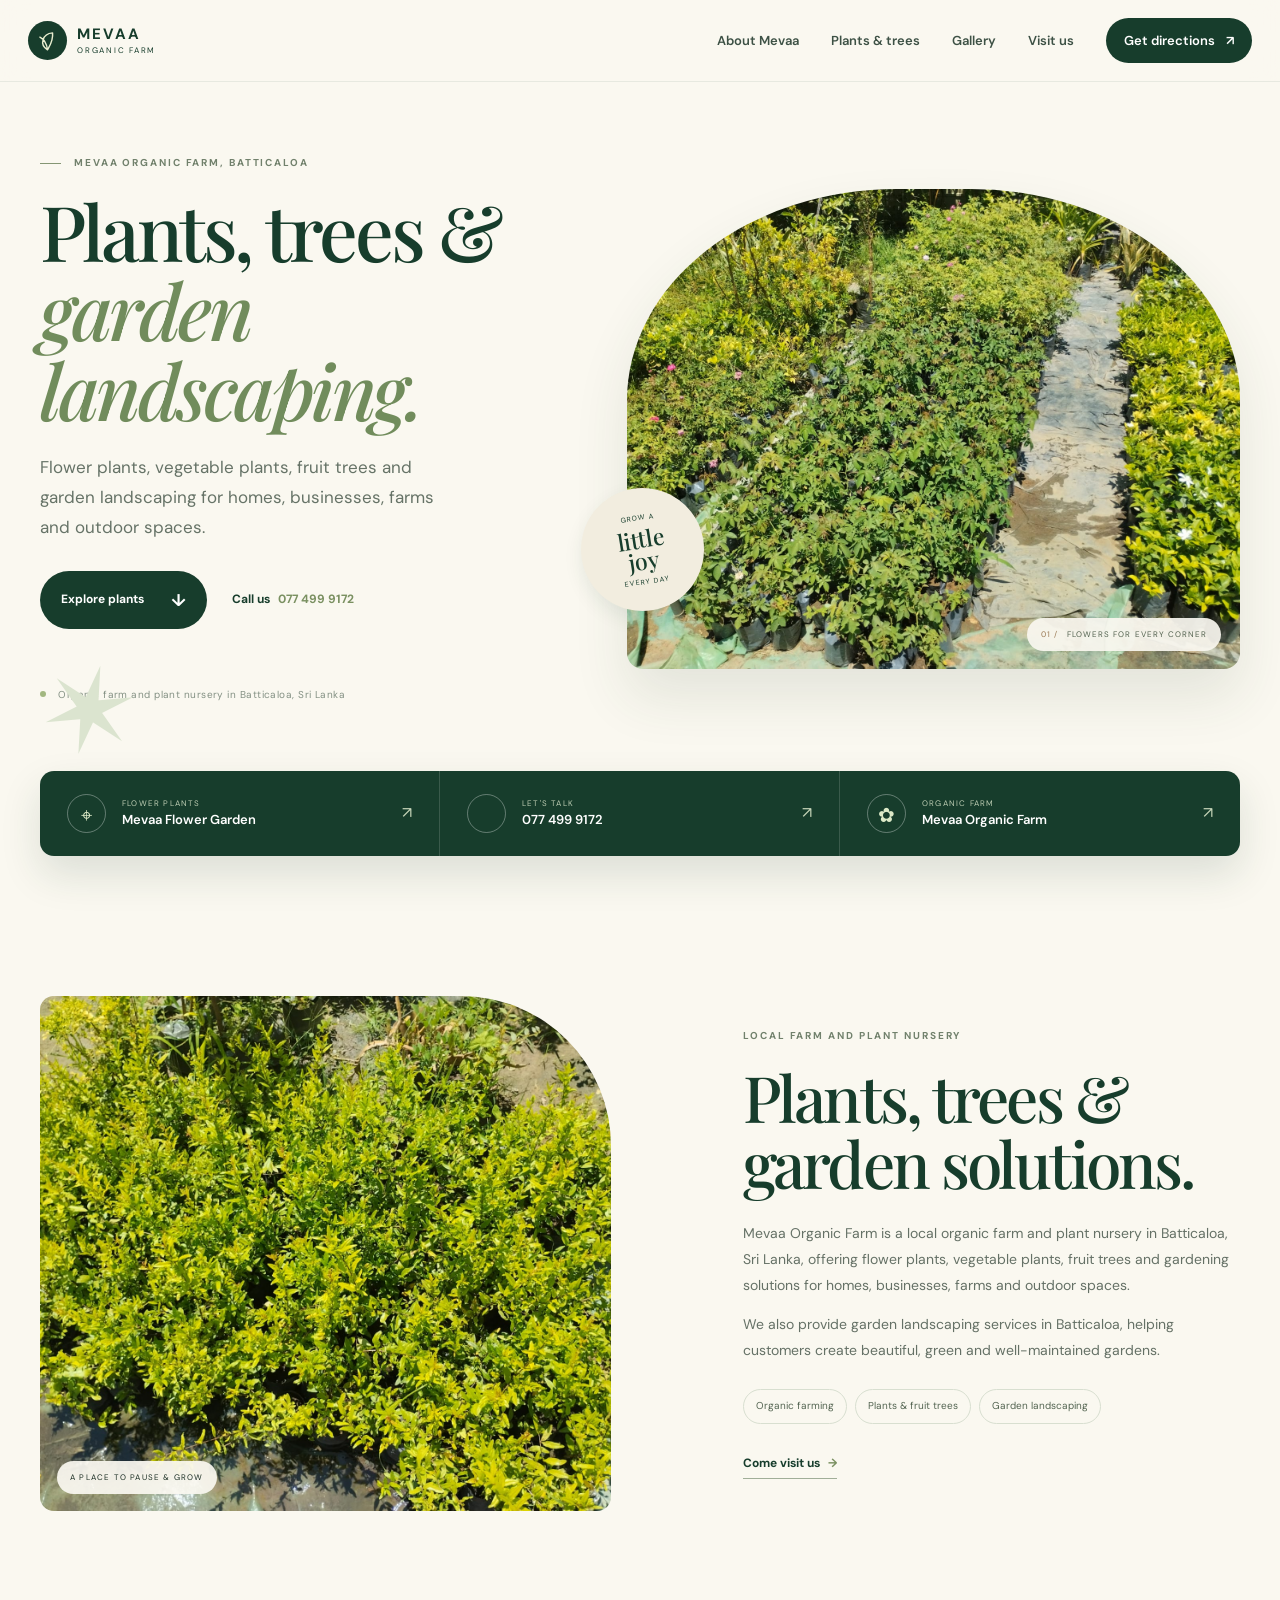
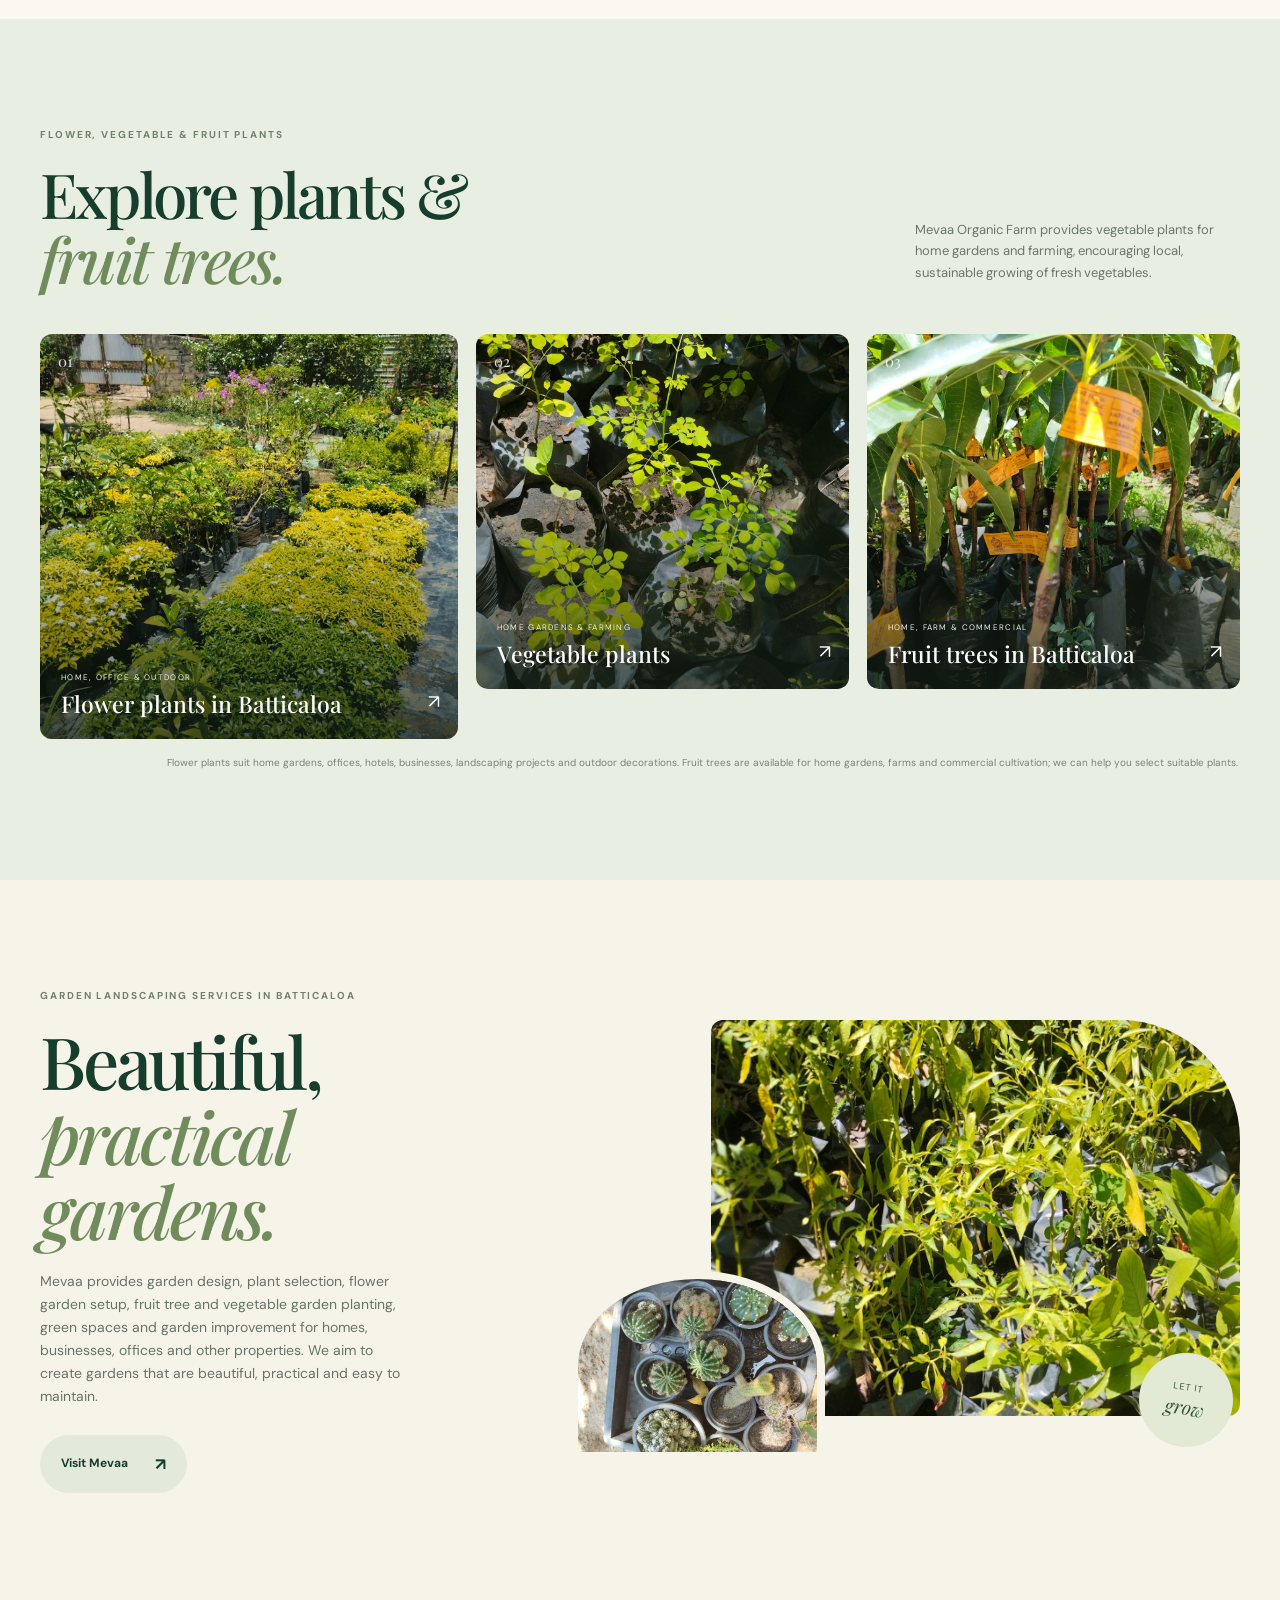
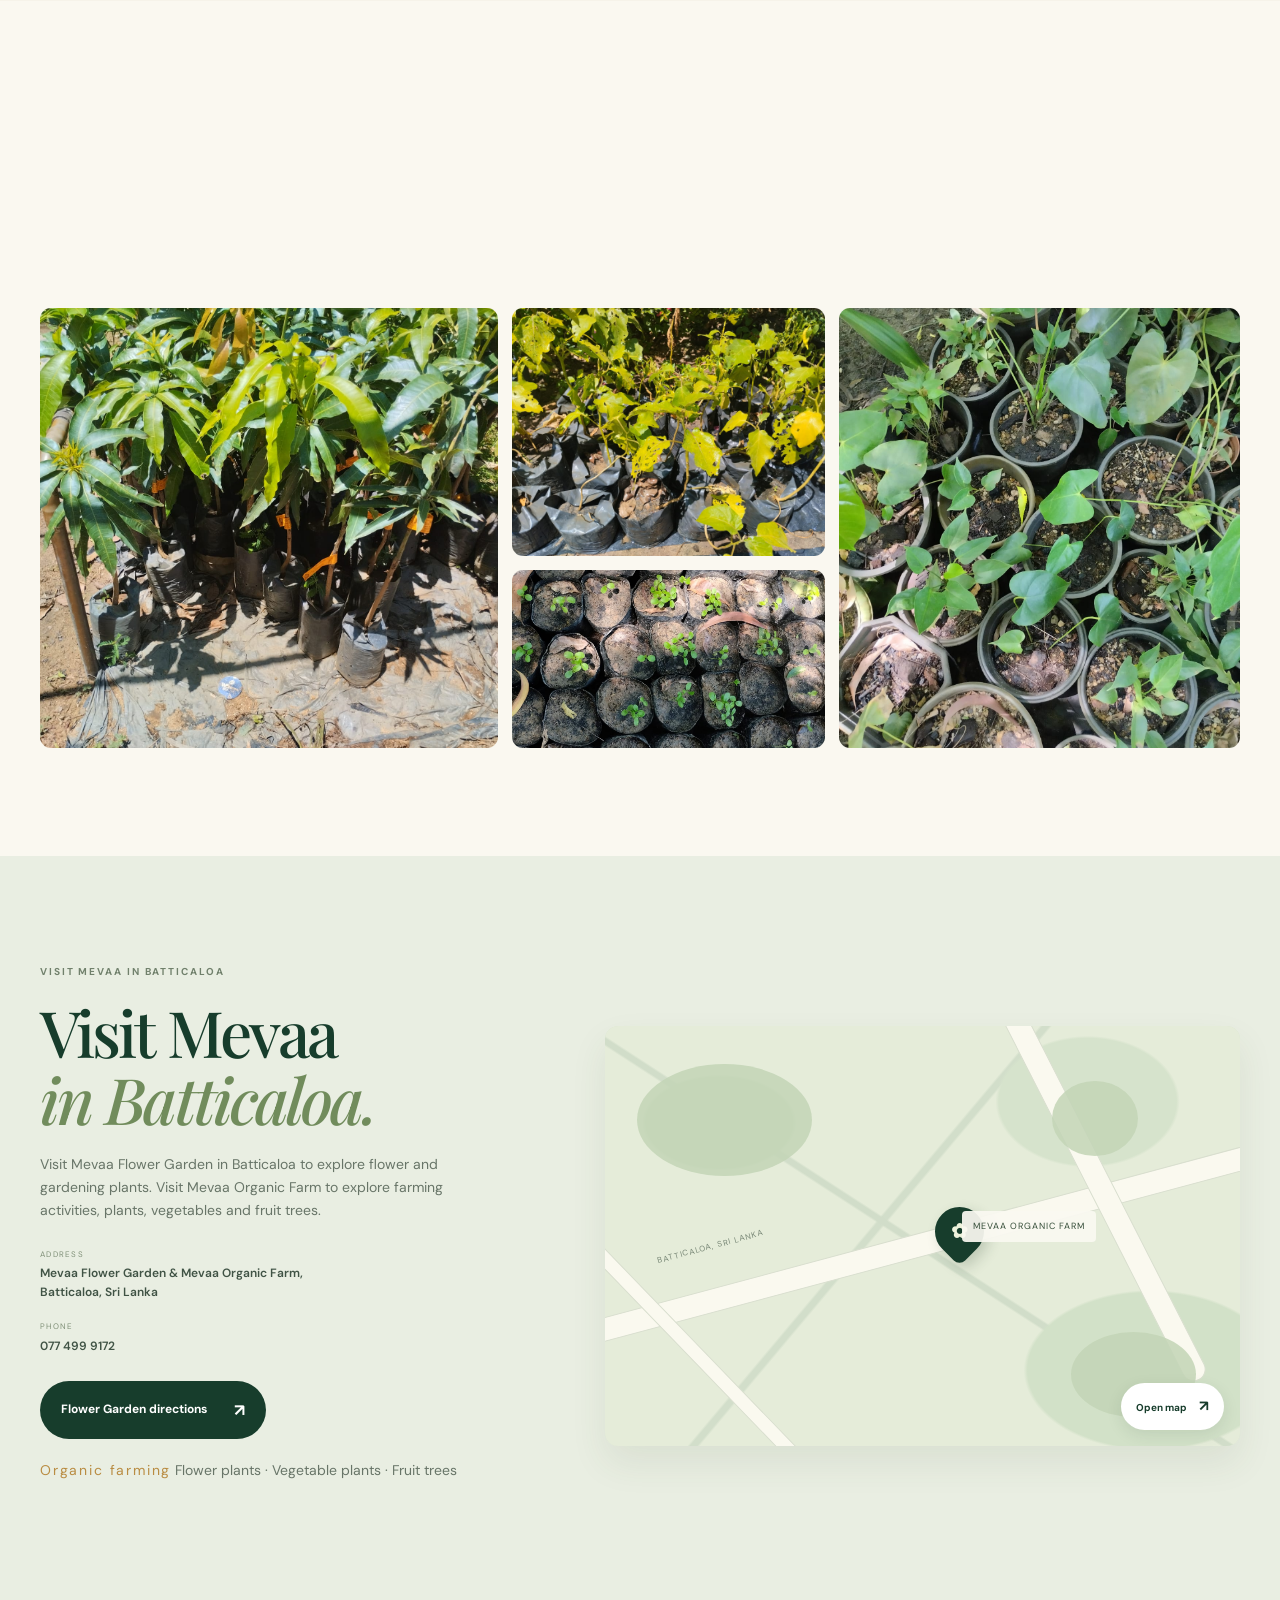
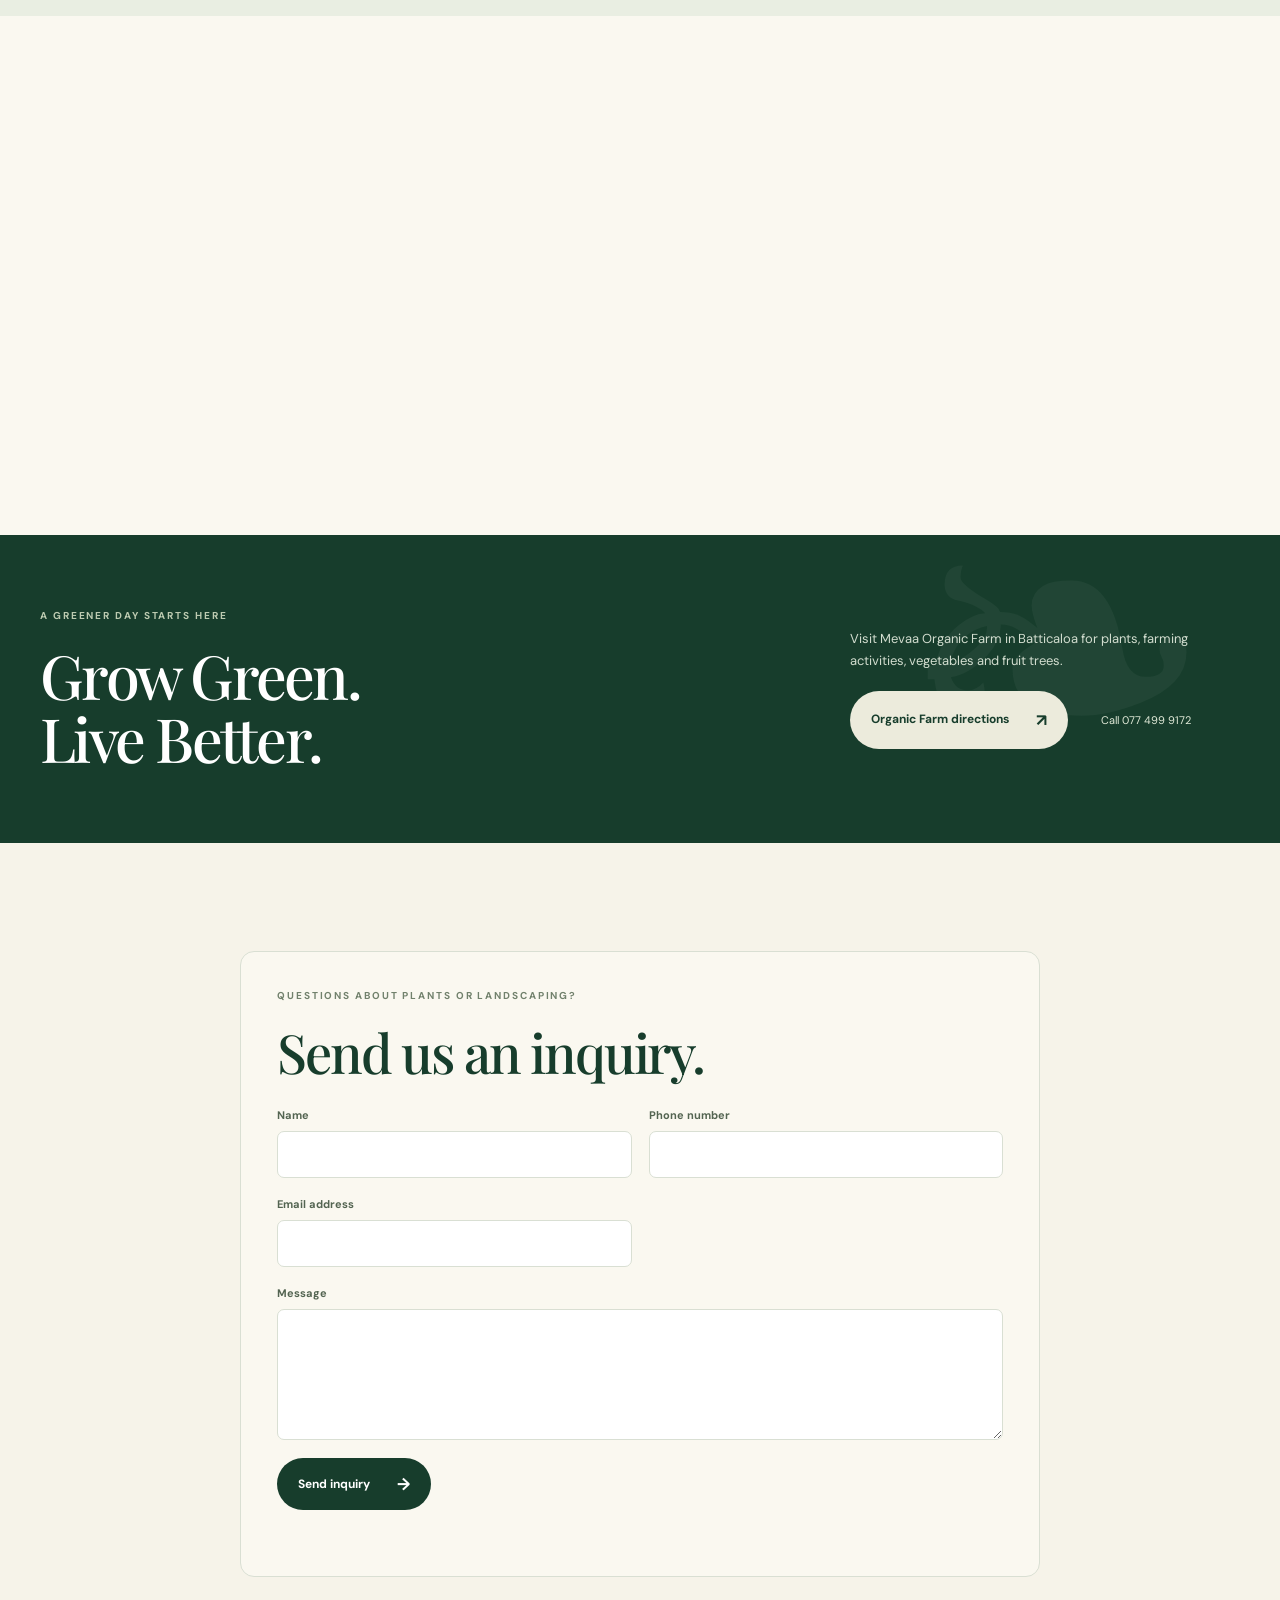
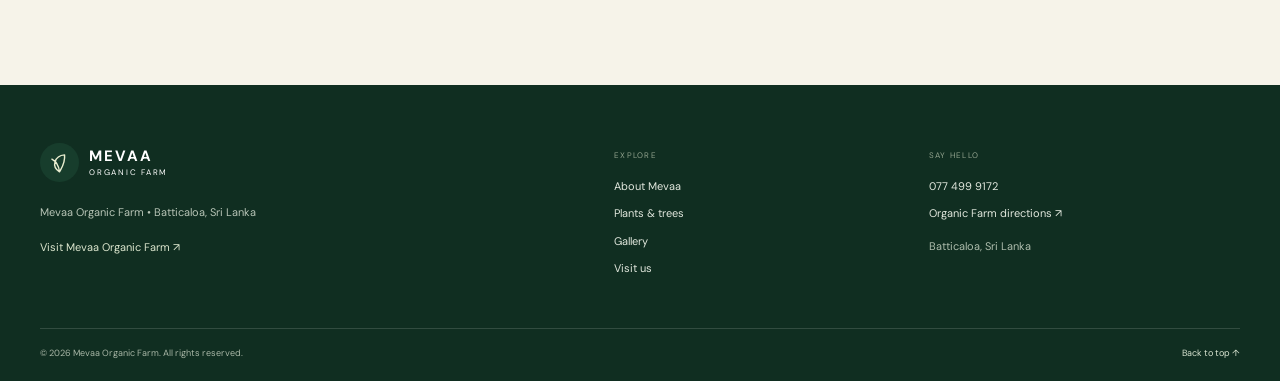
<file: business/mevaa-organic-farm/index.html>
<!doctype html>
<html lang="en">
<head>
  <meta charset="UTF-8">
  <meta name="viewport" content="width=device-width, initial-scale=1">
  <title>Mevaa Organic Farm | Plants &amp; Landscaping in Batticaloa, Sri Lanka</title>
  <meta name="description" content="Mevaa Organic Farm in Batticaloa, Sri Lanka offers flower and vegetable plants, fruit trees, organic farming, and garden landscaping for local homes and gardens.">
  <meta name="theme-color" content="#173d2c">
  <meta property="og:type" content="website">
  <meta property="og:title" content="Mevaa Organic Farm | Plants &amp; Landscaping in Batticaloa, Sri Lanka">
  <meta property="og:description" content="Mevaa Organic Farm in Batticaloa, Sri Lanka offers flower and vegetable plants, fruit trees, organic farming, and garden landscaping for local homes and gardens.">
  <meta property="og:image" content="https://images.unsplash.com/photo-1490750967868-88aa4486c946?auto=format&amp;fit=crop&amp;w=1200&amp;q=85">
  <meta name="twitter:card" content="summary_large_image">
  <meta name="twitter:title" content="Mevaa Organic Farm | Plants &amp; Landscaping in Batticaloa, Sri Lanka">
  <meta name="twitter:description" content="Mevaa Organic Farm in Batticaloa, Sri Lanka offers flower and vegetable plants, fruit trees, organic farming, and garden landscaping for local homes and gardens.">
  <meta name="twitter:image" content="https://images.unsplash.com/photo-1490750967868-88aa4486c946?auto=format&amp;fit=crop&amp;w=1200&amp;q=85">
  <link rel="canonical" href="https://example.com/">
  <link rel="icon" type="image/png" sizes="512x512" href="/assets/icons/favicon.png">
  <link rel="icon" type="image/png" sizes="32x32" href="/assets/icons/favicon-32x32.png">
  <link rel="icon" type="image/png" sizes="16x16" href="/assets/icons/favicon-16x16.png">
  <link rel="apple-touch-icon" sizes="180x180" href="/assets/icons/apple-touch-icon.png">
  <link rel="preconnect" href="https://fonts.googleapis.com">
  <link rel="preconnect" href="https://fonts.gstatic.com" crossorigin>
  <link href="https://fonts.googleapis.com/css2?family=DM+Sans:wght@400;500;600;700&amp;family=Playfair+Display:wght@500;600;700&amp;display=swap" rel="stylesheet">
  <link rel="stylesheet" href="css/mevaa.css">
  <script type="application/ld+json">
  {"@context":"https://schema.org","@type":"GardenStore","name":"Mevaa Organic Farm","description":"Organic farm and plant nursery offering flower plants, vegetable plants, fruit trees, organic farming, and garden landscaping.","telephone":"+94 77 499 9172","address":{"@type":"PostalAddress","addressLocality":"Batticaloa","addressCountry":"LK"}}
  </script>
</head>
<body>
  <a class="skip" href="#main">Skip to content</a>
  <header class="header" id="top">
    <div class="nav-wrap">
      <a class="brand" href="#top" aria-label="Mevaa Organic Farm home"><span class="brand-icon" aria-hidden="true"><svg viewBox="0 0 32 32"><path d="M16 27C6 21 10 8 22 7c1 10-4 16-6 20Zm0 0C15 19 11 14 7 12"/></svg></span><span class="brand-type"><b>MEVAA</b><small>ORGANIC FARM</small></span></a>
      <button class="menu-toggle" aria-label="Open navigation" aria-expanded="false" aria-controls="site-nav"><span></span><span></span></button>
      <nav class="nav" id="site-nav" aria-label="Main navigation"><a href="#about">About Mevaa</a><a href="#plants">Plants &amp; trees</a><a href="#gallery">Gallery</a><a href="#visit">Visit us</a><a class="nav-cta" href="https://maps.app.goo.gl/8RmKT9fnVqgstS7U8" target="_blank" rel="noopener">Get directions <span aria-hidden="true">&#8599;</span></a></nav>
    </div>
  </header>
  <main id="main">
    <section class="hero section-pad">
      <div class="hero-inner wrap">
        <div class="hero-copy reveal"><p class="eyebrow"><span></span> Mevaa Organic Farm, Batticaloa</p><h1>Plants, trees &amp;<br><em>garden landscaping.</em></h1><p class="hero-lead">Flower plants, vegetable plants, fruit trees and garden landscaping for homes, businesses, farms and outdoor spaces.</p><div class="hero-buttons"><a class="button button-dark" href="#plants">Explore plants <span aria-hidden="true">&#8595;</span></a><a class="under-link" href="tel:+94774999172">Call us <span>077 499 9172</span></a></div><div class="hero-note"><span class="note-dot"></span> Organic farm and plant nursery in Batticaloa, Sri Lanka</div></div>
        <div class="hero-visual reveal" data-delay="1"><img src="images/spm-academy-robotics-ai-best-robotics-class-batticaloa-sri-lanka-garden2.jpeg" alt="Rows of potted plants beside a path at a nursery" fetchpriority="high"><div class="hero-stamp"><span>GROW A</span><b>little<br>joy</b><span>EVERY DAY</span></div><div class="image-caption"><span>01 /</span> FLOWERS FOR EVERY CORNER</div></div>
      </div>
      <div class="hero-ornament" aria-hidden="true">&#10038;</div>
    </section>
    <section class="quick-actions wrap" aria-label="Quick links">
      <a class="quick-card" href="https://maps.app.goo.gl/8RmKT9fnVqgstS7U8" target="_blank" rel="noopener"><span class="quick-icon">&#8982;</span><span><small>FLOWER PLANTS</small><b>Mevaa Flower Garden</b></span><span class="quick-arrow">&#8599;</span></a>
      <a class="quick-card" href="tel:+94774999172"><span class="quick-icon"></span><span><small>LET'S TALK</small><b>077 499 9172</b></span><span class="quick-arrow">&#8599;</span></a>
      <a class="quick-card" href="https://maps.app.goo.gl/45zm7Ld4xoinCjCP8" target="_blank" rel="noopener"><span class="quick-icon">&#10047;</span><span><small>ORGANIC FARM</small><b>Mevaa Organic Farm</b></span><span class="quick-arrow">&#8599;</span></a>
    </section>
    <section class="about section-pad" id="about"><div class="wrap about-grid"><div class="about-image reveal"><img src="images/spm-academy-robotics-ai-best-robotics-class-batticaloa-sri-lanka-garden5.jpeg" alt="Rows of potted leafy plants at the nursery" loading="lazy"><span class="image-index">A PLACE TO PAUSE &amp; GROW</span></div><div class="about-copy reveal" data-delay="1"><p class="eyebrow">Local farm and plant nursery</p><h2>Plants, trees &amp;<br>garden solutions.</h2><p>Mevaa Organic Farm is a local organic farm and plant nursery in Batticaloa, Sri Lanka, offering flower plants, vegetable plants, fruit trees and gardening solutions for homes, businesses, farms and outdoor spaces.</p><p>We also provide garden landscaping services in Batticaloa, helping customers create beautiful, green and well-maintained gardens.</p><div class="about-tags"><span>Organic farming</span><span>Plants &amp; fruit trees</span><span>Garden landscaping</span></div><a class="under-link" href="#visit">Come visit us <span>&#8594;</span></a></div></div></section>
    <section class="plants section-pad" id="plants"><div class="wrap"><div class="section-heading reveal"><div><p class="eyebrow">Flower, vegetable &amp; fruit plants</p><h2>Explore plants &amp;<br><em>fruit trees.</em></h2></div><p>Mevaa Organic Farm provides vegetable plants for home gardens and farming, encouraging local, sustainable growing of fresh vegetables.</p></div><div class="plant-grid">
      <a class="plant-card plant-tall reveal" href="#visit"><img src="images/spm-academy-robotics-ai-best-robotics-class-batticaloa-sri-lanka-garden4.jpeg" alt="Bright seasonal flowers in soft pink and yellow" loading="lazy"><span class="plant-number">01</span><span class="plant-info"><small>HOME, OFFICE &amp; OUTDOOR</small><b>Flower plants in Batticaloa</b><i>&#8599;</i></span></a>
      <a class="plant-card reveal" href="#visit"><img src="images/spm-academy-robotics-ai-best-robotics-class-batticaloa-sri-lanka-garden8.jpeg" alt="Lush green potted foliage plant" loading="lazy"><span class="plant-number">02</span><span class="plant-info"><small>HOME GARDENS &amp; FARMING</small><b>Vegetable plants</b><i>&#8599;</i></span></a>
      <a class="plant-card reveal" href="#visit"><img src="images/spm-academy-robotics-ai-best-robotics-class-batticaloa-sri-lanka-garden12 (2).jpeg" alt="A collection of potted plants in a sunlit garden" loading="lazy"><span class="plant-number">03</span><span class="plant-info"><small>HOME, FARM &amp; COMMERCIAL</small><b>Fruit trees in Batticaloa</b><i>&#8599;</i></span></a>
    </div><p class="inventory-note">Flower plants suit home gardens, offices, hotels, businesses, landscaping projects and outdoor decorations. Fruit trees are available for home gardens, farms and commercial cultivation; we can help you select suitable plants.</p></div></section>
    <section class="inspiration section-pad"><div class="wrap inspiration-grid"><div class="inspiration-copy reveal"><p class="eyebrow">Garden landscaping services in Batticaloa</p><h2>Beautiful,<br><em>practical gardens.</em></h2><p>Mevaa provides garden design, plant selection, flower garden setup, fruit tree and vegetable garden planting, green spaces and garden improvement for homes, businesses, offices and other properties. We aim to create gardens that are beautiful, practical and easy to maintain.</p><a class="button button-light" href="https://maps.app.goo.gl/8RmKT9fnVqgstS7U8" target="_blank" rel="noopener">Visit Mevaa <span>&#8599;</span></a></div><div class="inspiration-images reveal" data-delay="1"><img class="inspire-main" src="images/spm-academy-robotics-ai-best-robotics-class-batticaloa-sri-lanka-garden6.jpeg" alt="Sunlight falling across green tropical houseplants" loading="lazy"><img class="inspire-small" src="images/spm-academy-robotics-ai-best-robotics-class-batticaloa-sri-lanka-garden7.jpeg" alt="A tray of potted cacti at the nursery" loading="lazy"><span class="inspire-seal">LET IT<br><b>grow</b></span></div></div></section>
    <section class="gallery section-pad" id="gallery"><div class="wrap"><div class="section-heading gallery-heading reveal"><div><p class="eyebrow">Why choose Mevaa Organic Farm?</p><h2>Local plants &amp;<br><em>landscaping.</em></h2></div><p>A local Batticaloa farm and plant supplier, focused on organic farming and supporting home and commercial gardens.</p></div><div class="gallery-grid"><figure class="gallery-item g-one reveal"><img src="images/spm-academy-robotics-ai-best-robotics-class-batticaloa-sri-lanka-garden1.jpeg" alt="Potted fruit trees growing at the nursery" loading="lazy"></figure><figure class="gallery-item g-two reveal"><img src="images/spm-academy-robotics-ai-best-robotics-class-batticaloa-sri-lanka-garden9.jpeg" alt="Rows of green plants in a nursery" loading="lazy"></figure><figure class="gallery-item g-three reveal"><img src="images/spm-academy-robotics-ai-best-robotics-class-batticaloa-sri-lanka-garden10.jpeg" alt="Leafy plants growing in nursery pots" loading="lazy"></figure><figure class="gallery-item g-four reveal"><img src="images/spm-academy-robotics-ai-best-robotics-class-batticaloa-sri-lanka-garden12.jpeg" alt="Small seedlings growing in nursery bags" loading="lazy"></figure></div></div></section>
    <section class="visit section-pad" id="visit"><div class="wrap visit-grid"><div class="visit-copy reveal"><p class="eyebrow">Visit Mevaa in Batticaloa</p><h2>Visit Mevaa<br><em>in Batticaloa.</em></h2><p>Visit Mevaa Flower Garden in Batticaloa to explore flower and gardening plants. Visit Mevaa Organic Farm to explore farming activities, plants, vegetables and fruit trees.</p><div class="visit-details"><div><small>ADDRESS</small><b>Mevaa Flower Garden &amp; Mevaa Organic Farm,<br>Batticaloa, Sri Lanka</b></div><div><small>PHONE</small><a href="tel:+94774999172">077 499 9172</a></div></div><a class="button button-dark" href="https://maps.app.goo.gl/8RmKT9fnVqgstS7U8" target="_blank" rel="noopener">Flower Garden directions <span>&#8599;</span></a><p class="rating-note"><span>Organic farming</span> Flower plants &middot; Vegetable plants &middot; Fruit trees</p></div><a class="map-card reveal" href="https://maps.app.goo.gl/45zm7Ld4xoinCjCP8" target="_blank" rel="noopener" aria-label="Open Mevaa Organic Farm location in Google Maps"><div class="map-art"><span class="map-road road-a"></span><span class="map-road road-b"></span><span class="map-road road-c"></span><span class="map-green green-a"></span><span class="map-green green-b"></span><span class="map-green green-c"></span><span class="map-pin"><b>&#10047;</b></span><span class="map-label">MEVAA ORGANIC FARM</span><span class="map-caption">BATTICALOA, SRI LANKA</span></div><span class="map-link">Open map <b>&#8599;</b></span></a></div></section>
    <section class="social section-pad"><div class="wrap social-inner reveal"><span class="social-flower">&#10047;</span><p class="eyebrow">Local farm &amp; plant supplier</p><h2>Why choose<br><em>Mevaa?</em></h2><p>Flower plants, vegetable plants, fruit trees, an organic farming focus and landscaping support for home and commercial gardens.</p><a href="https://maps.app.goo.gl/45zm7Ld4xoinCjCP8" class="button button-dark" target="_blank" rel="noopener">Visit Mevaa Organic Farm <span>&#8599;</span></a></div></section>
    <section class="final-cta"><div class="wrap final-inner"><div><p class="eyebrow">A greener day starts here</p><h2>Grow Green.<br>Live Better.</h2></div><div><p>Visit Mevaa Organic Farm in Batticaloa for plants, farming activities, vegetables and fruit trees.</p><div class="hero-buttons"><a class="button button-cream" href="https://maps.app.goo.gl/45zm7Ld4xoinCjCP8" target="_blank" rel="noopener">Organic Farm directions <span>&#8599;</span></a><a class="final-phone" href="tel:+94774999172">Call 077 499 9172</a></div></div></div><span class="cta-leaf" aria-hidden="true">&#10087;</span></section>
    <section class="contact-inquiry section-pad" id="inquiry">
      <div class="wrap contact-inquiry-panel">
        <p class="eyebrow">Questions about plants or landscaping?</p>
        <h2>Send us an inquiry.</h2>
        <form class="contact-inquiry-form" id="contact-inquiry-form" data-api-url="http://127.0.0.1:5000/api/inquiries">
          <div class="contact-inquiry-fields">
            <label>Name<input name="name" type="text" autocomplete="name" maxlength="100" required></label>
            <label>Phone number<input name="phone" type="tel" autocomplete="tel" maxlength="30" required></label>
            <label>Email address<input name="email" type="email" autocomplete="email" maxlength="254" required></label>
            <label class="contact-inquiry-message">Message<textarea name="message" rows="5" maxlength="3000" required></textarea></label>
          </div>
          <button class="button button-dark" type="submit">Send inquiry <span aria-hidden="true">&#8594;</span></button>
          <p class="contact-inquiry-status" id="contact-inquiry-status" role="status" aria-live="polite"></p>
        </form>
      </div>
    </section>
  </main>
  <footer class="footer"><div class="wrap footer-main"><div class="footer-brand"><a class="brand brand-footer" href="#top"><span class="brand-icon"><svg viewBox="0 0 32 32"><path d="M16 27C6 21 10 8 22 7c1 10-4 16-6 20Zm0 0C15 19 11 14 7 12"/></svg></span><span class="brand-type"><b>MEVAA</b><small>ORGANIC FARM</small></span></a><p>Mevaa Organic Farm &#8226; Batticaloa, Sri Lanka</p><a class="footer-facebook" href="https://maps.app.goo.gl/45zm7Ld4xoinCjCP8" target="_blank" rel="noopener">Visit Mevaa Organic Farm &#8599;</a></div><div><small class="footer-label">EXPLORE</small><a href="#about">About Mevaa</a><a href="#plants">Plants &amp; trees</a><a href="#gallery">Gallery</a><a href="#visit">Visit us</a></div><div><small class="footer-label">SAY HELLO</small><a href="tel:+94774999172">077 499 9172</a><a href="https://maps.app.goo.gl/45zm7Ld4xoinCjCP8" target="_blank" rel="noopener">Organic Farm directions &#8599;</a><p>Batticaloa, Sri Lanka</p></div></div><div class="wrap footer-bottom"><span>&copy; 2026 Mevaa Organic Farm. All rights reserved.</span><a href="#top">Back to top &#8593;</a></div></footer>
  <a class="mobile-call" href="tel:+94774999172" aria-label="Call Mevaa Flower Garden">Call Mevaa Organic Farm &middot; 077 499 9172</a>
  <script src="js/mevaa.js" defer></script>
</body>
</html>
</file>
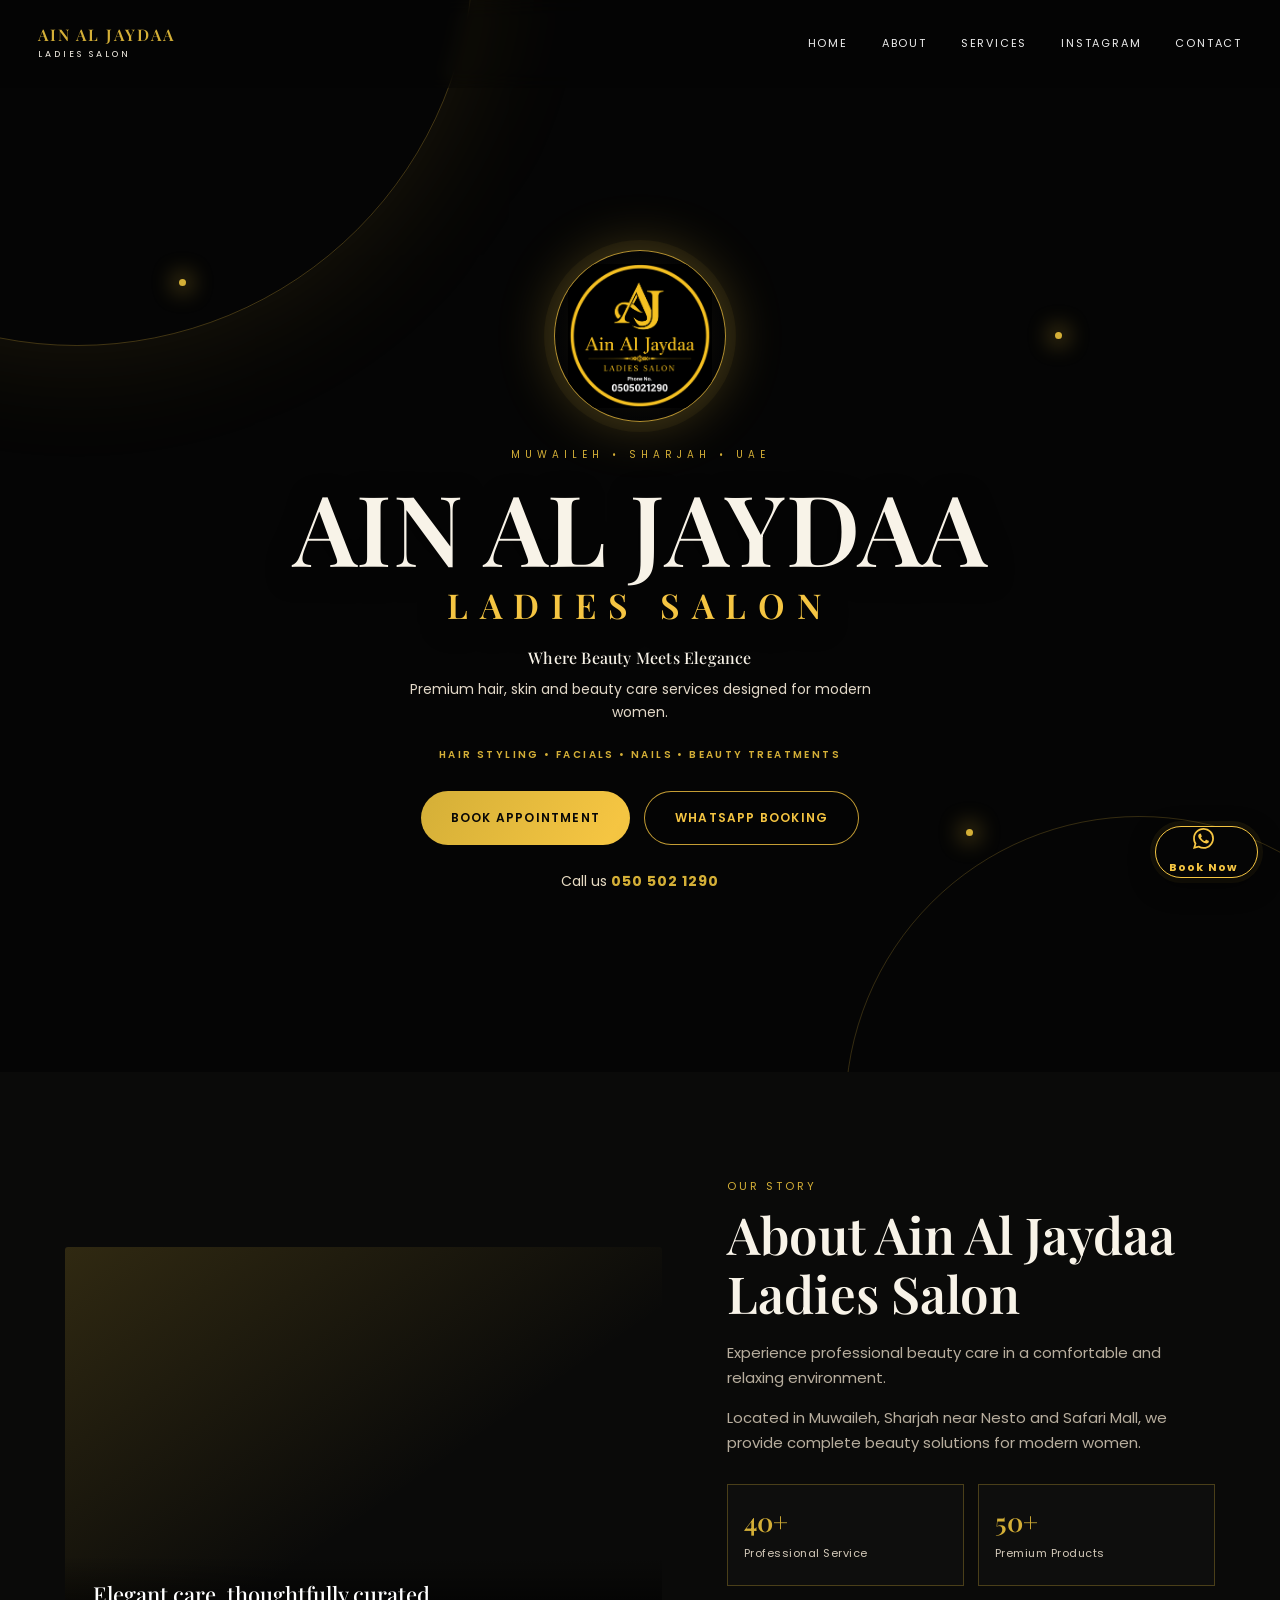
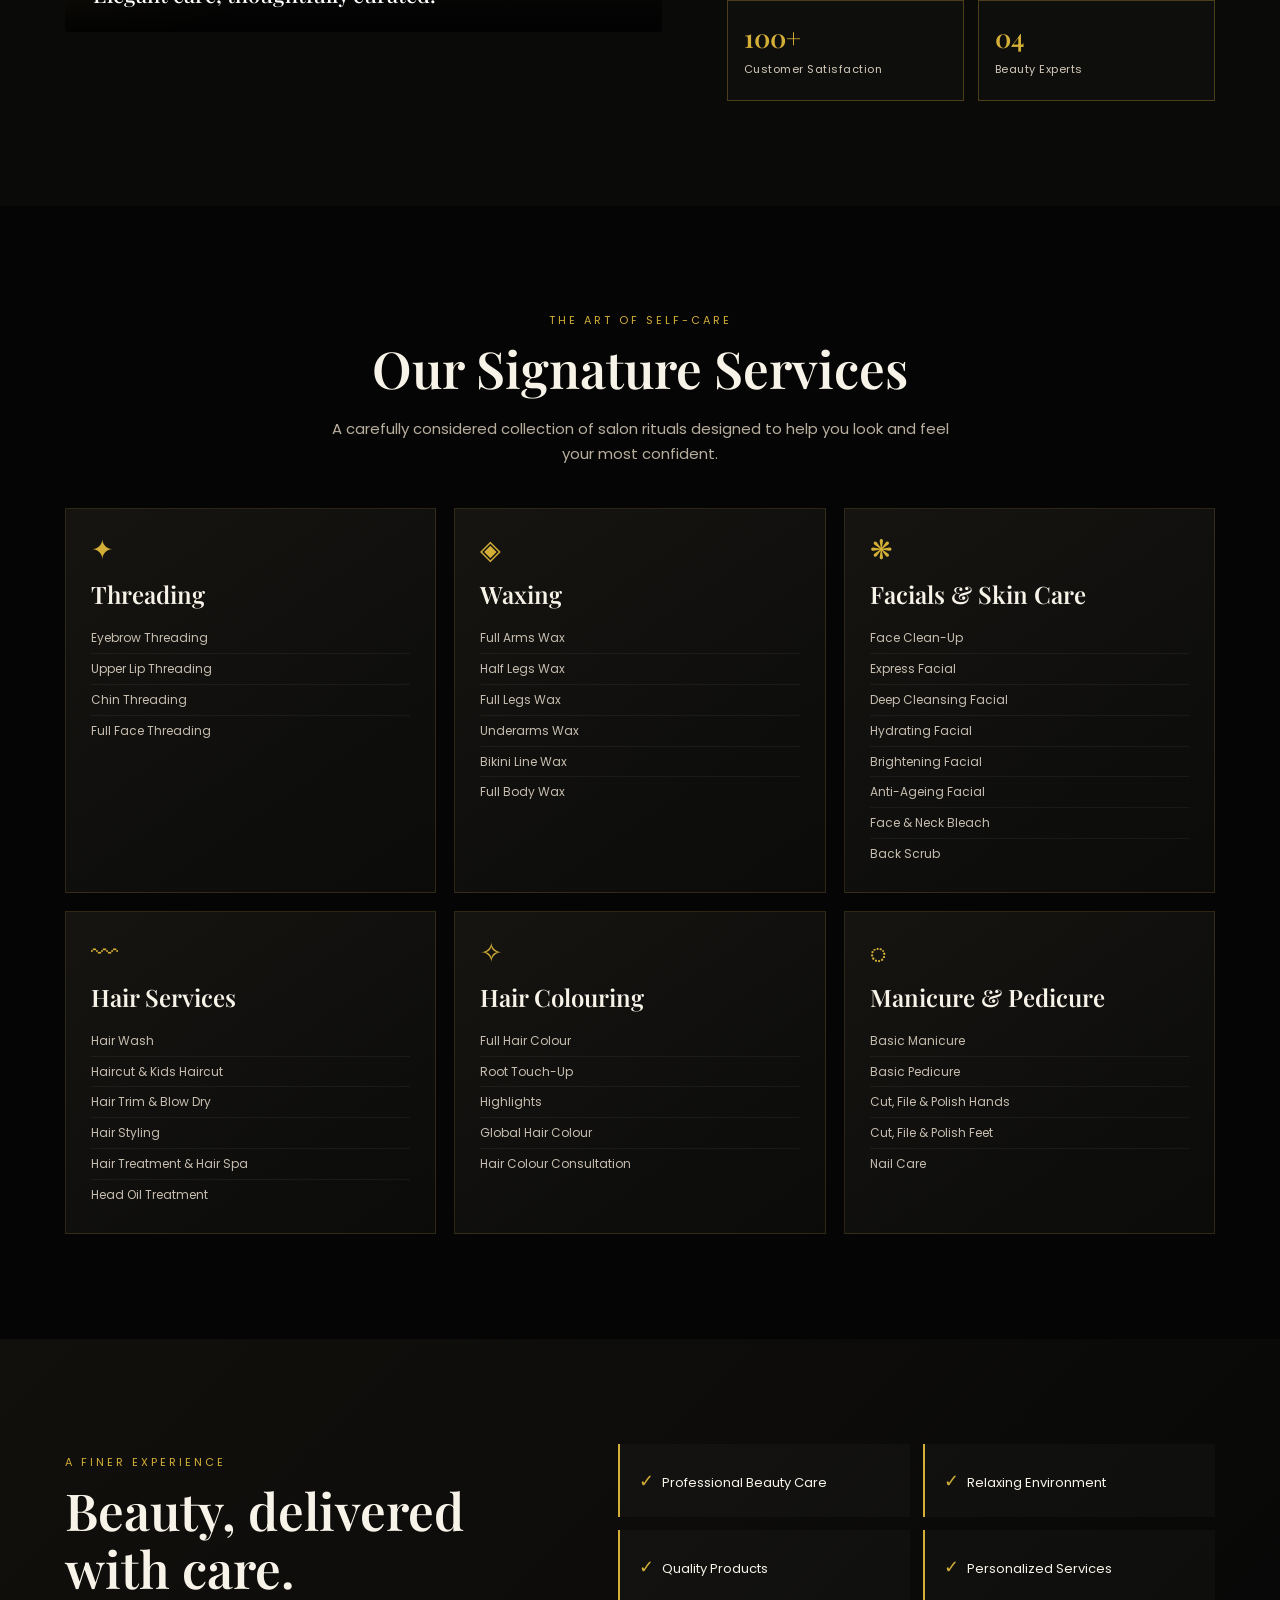
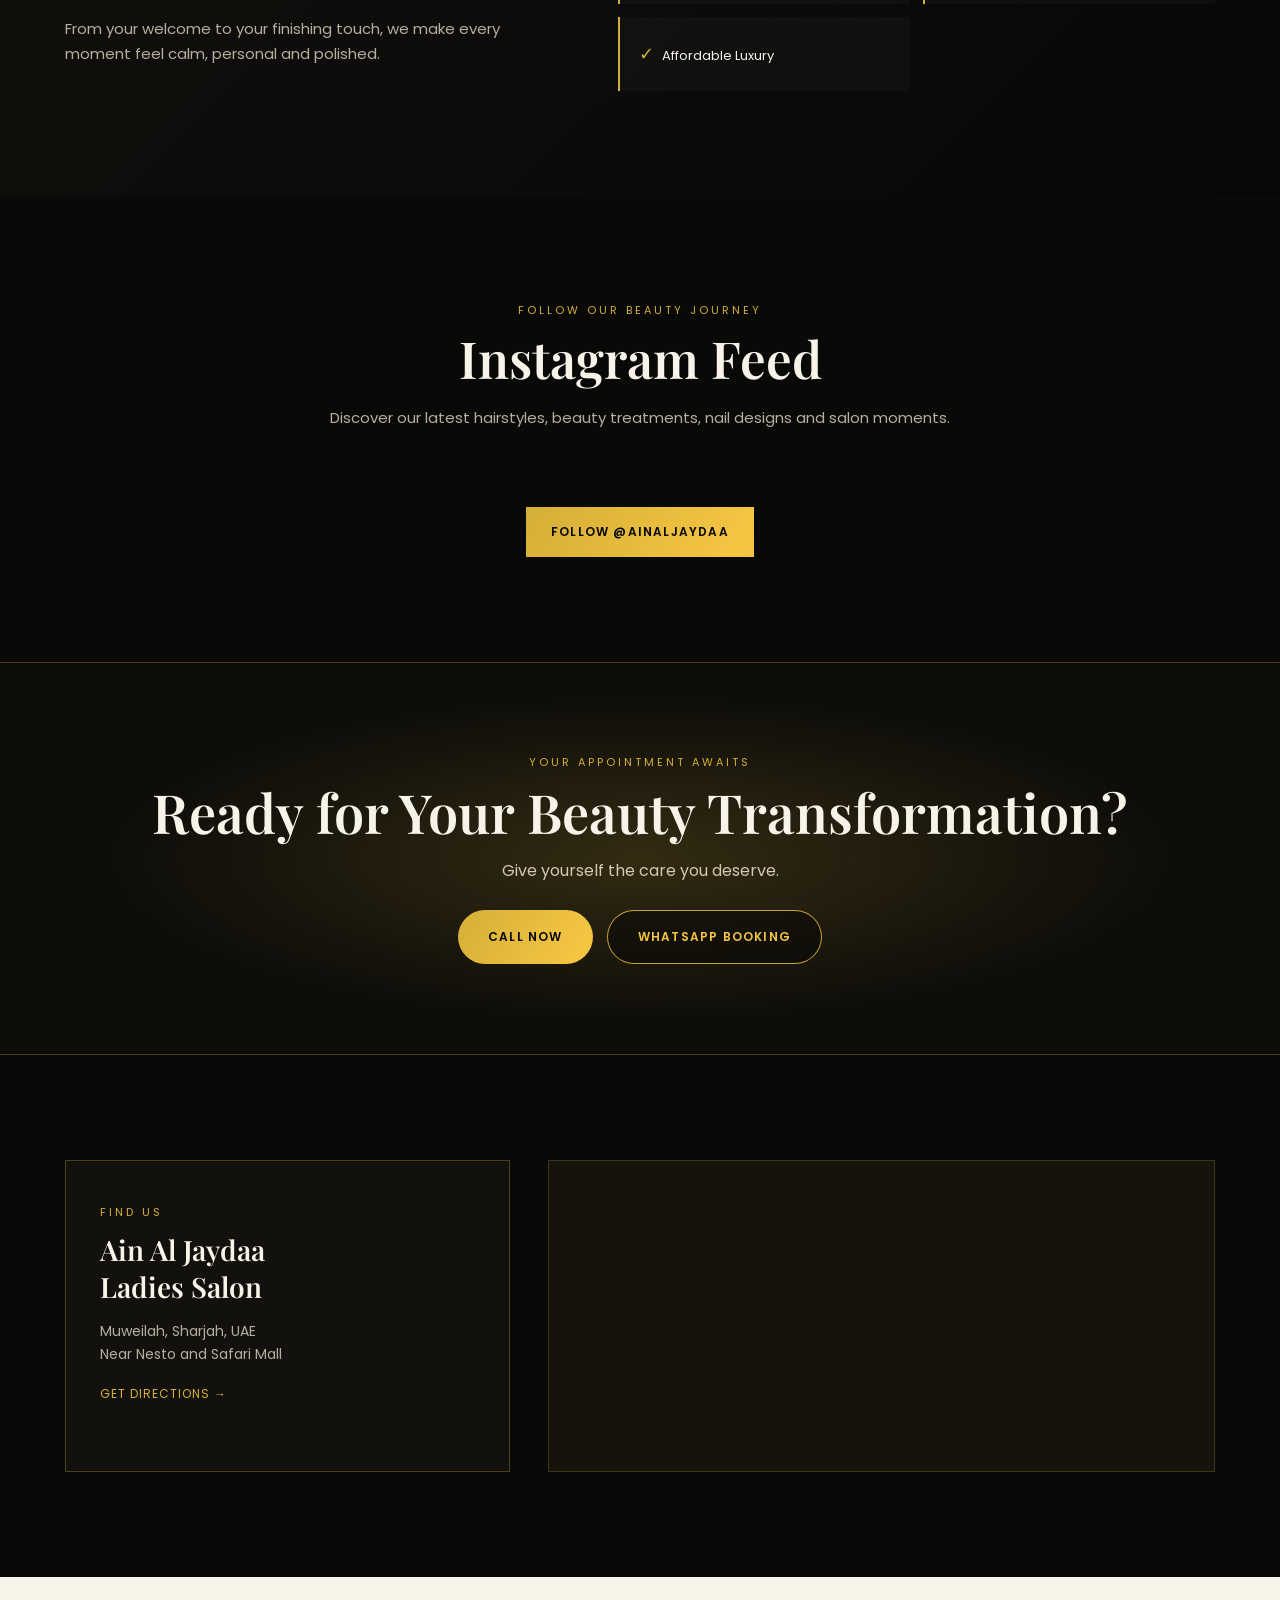
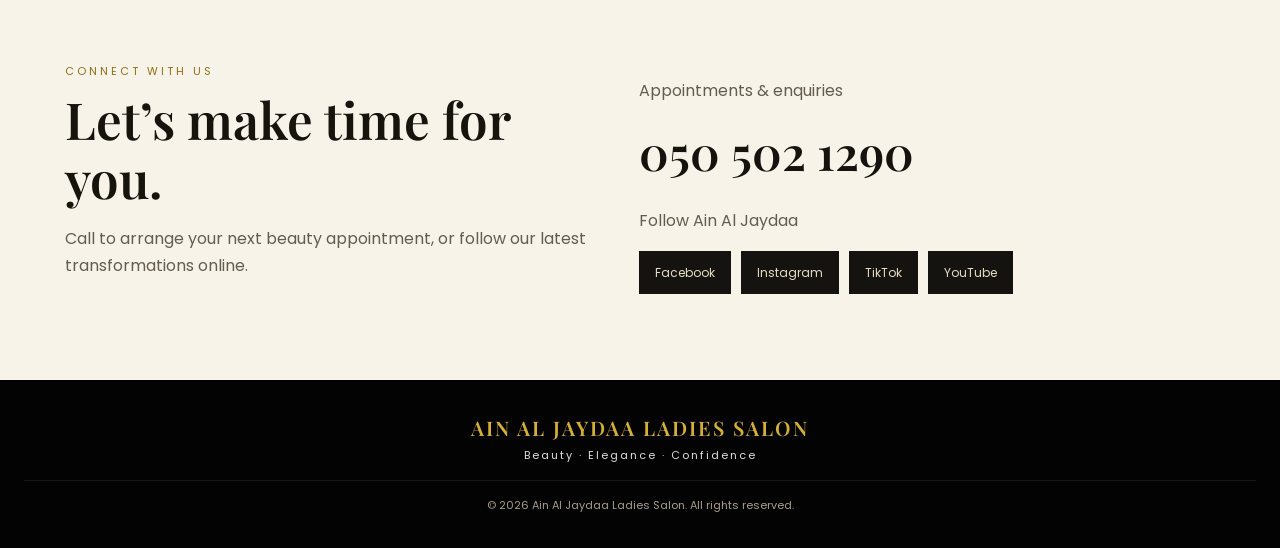
<file: business/ain-al-jaydaa-ladies-salon.html>
<!DOCTYPE html>
<html lang="en">
<head>
  <meta charset="UTF-8">
  <meta name="viewport" content="width=device-width, initial-scale=1.0">
  <link rel="icon" type="image/png" sizes="512x512" href="/assets/icons/favicon.png">
  <link rel="icon" type="image/png" sizes="32x32" href="/assets/icons/favicon-32x32.png">
  <link rel="icon" type="image/png" sizes="16x16" href="/assets/icons/favicon-16x16.png">
  <link rel="apple-touch-icon" sizes="180x180" href="/assets/icons/apple-touch-icon.png">
  <meta name="description" content="Professional ladies salon in Muwaileh Sharjah offering hair styling, hair colouring, facials, waxing, threading, manicure and pedicure services.">
  <meta name="keywords" content="Ladies Salon Sharjah, Beauty Salon Muwaileh, Hair Salon Sharjah, Facial Services Sharjah">
  <meta name="theme-color" content="#050505">
  <meta property="og:title" content="Ain Al Jaydaa Ladies Salon | Beauty Salon in Muwaileh Sharjah">
  <meta property="og:description" content="Luxury beauty and self-care experience in Sharjah.">
  <meta property="og:type" content="website">
  <title>Ain Al Jaydaa Ladies Salon | Beauty Salon in Muwaileh Sharjah</title>
  <link rel="preconnect" href="https://fonts.googleapis.com">
  <link rel="preconnect" href="https://fonts.gstatic.com" crossorigin>
  <link href="https://fonts.googleapis.com/css2?family=Playfair+Display:wght@500;600;700&family=Poppins:wght@300;400;500;600;700&display=swap" rel="stylesheet">
  <script type="application/ld+json">{"@context":"https://schema.org","@type":"BeautySalon","name":"Ain Al Jaydaa Ladies Salon","description":"Professional ladies beauty salon offering premium hair, beauty and self-care services.","telephone":"+971505021290","address":{"@type":"PostalAddress","addressLocality":"Muwaileh, Sharjah","addressCountry":"AE"},"sameAs":["https://www.facebook.com/ainaljaydaaladiessalon/","https://www.instagram.com/ainaljaydaa/","https://www.tiktok.com/@ainaljaydaa","https://www.youtube.com/@ainaljaydaaladiessaloon"]}</script>
  <style>
    :root{--black:#050505;--ink:#10100f;--gold:#d4af37;--lightgold:#f5c542;--cream:#f8f3e8;--champagne:#e8dcc4;--muted:#b8ae9e;--line:rgba(212,175,55,.3)}
    *{box-sizing:border-box} html{scroll-behavior:smooth} body{margin:0;background:var(--black);color:var(--cream);font-family:Poppins,Arial,sans-serif;line-height:1.65;overflow-x:hidden} a{color:inherit;text-decoration:none} img{max-width:100%;display:block} button{font:inherit}
    .loader{position:fixed;z-index:1000;inset:0;background:#050505;display:grid;place-items:center;transition:opacity .7s,visibility .7s}.loader.hide{opacity:0;visibility:hidden}.loader-inner{text-align:center}.ring{width:72px;height:72px;border-radius:50%;border:2px solid rgba(212,175,55,.2);border-top-color:var(--lightgold);margin:0 auto 20px;animation:spin 1s linear infinite}.loader-name{font:500 20px 'Playfair Display';letter-spacing:5px;color:var(--gold);animation:fade 1.3s ease infinite alternate}
    .nav{height:82px;width:100%;position:fixed;z-index:100;top:0;transition:.35s;background:linear-gradient(to bottom,rgba(5,5,5,.8),transparent)}.nav.scrolled{height:68px;background:rgba(5,5,5,.95);box-shadow:0 4px 22px rgba(0,0,0,.25)}.nav-wrap{max-width:1200px;height:100%;padding:0 24px;margin:auto;display:flex;align-items:center;justify-content:space-between}.brand{font:600 16px 'Playfair Display';letter-spacing:2px;color:var(--gold);line-height:1.12}.brand small{display:block;font:400 9px Poppins;letter-spacing:3px;color:var(--cream);margin-top:4px}.nav-links{display:flex;gap:29px;align-items:center;font-size:12px;letter-spacing:1.4px;text-transform:uppercase}.nav-links a{color:#eee;transition:.2s}.nav-links a:hover{color:var(--gold)}.menu-toggle{display:none;background:none;border:0;color:#fff;font-size:25px;padding:8px;cursor:pointer}
    .hero{min-height:100vh;position:relative;display:grid;place-items:center;text-align:center;background:radial-gradient(ellipse at 50% 40%,rgba(130,101,27,.26),transparent 44%),linear-gradient(120deg,#050505 20%,#121009 60%,#050505);overflow:hidden}.hero:before,.hero:after{content:"";position:absolute;width:44vw;height:44vw;border:1px solid rgba(212,175,55,.18);border-radius:50%;pointer-events:none}.hero:before{top:-18vw;left:-12vw}.hero:after{bottom:-26vw;right:-8vw}.spark{position:absolute;width:7px;height:7px;background:var(--gold);border-radius:50%;box-shadow:0 0 22px 6px rgba(212,175,55,.4);animation:float 5s ease-in-out infinite}.s1{left:14%;top:26%}.s2{right:17%;top:31%;animation-delay:-2s}.s3{right:24%;bottom:22%;animation-delay:-3s}.hero-content{max-width:800px;padding:125px 24px 70px;position:relative;z-index:1}.logo-frame{width:105px;height:105px;margin:0 auto 20px;border:1px solid var(--gold);border-radius:50%;display:grid;place-items:center;background:rgba(5,5,5,.55);box-shadow:0 0 45px rgba(212,175,55,.15);overflow:hidden}.logo-frame img{width:100%;height:100%;object-fit:contain;padding:10px}.eyebrow{color:var(--gold);font-size:11px;letter-spacing:4px;text-transform:uppercase;margin-bottom:10px}.hero h1{font:600 clamp(48px,8vw,92px)/.98 'Playfair Display';margin:0;letter-spacing:1px}.hero h1 span{display:block;color:var(--gold);font-size:.5em;letter-spacing:8px;margin-top:15px}.hero p{font-size:16px;color:#ddd;max-width:510px;margin:28px auto}.hero-actions{display:flex;gap:14px;justify-content:center;flex-wrap:wrap}.button{display:inline-flex;align-items:center;justify-content:center;min-height:50px;padding:0 25px;border:1px solid var(--gold);font-size:12px;letter-spacing:1.2px;text-transform:uppercase;font-weight:600;transition:.3s}.button.gold{background:var(--gold);color:#080706}.button.gold:hover{background:var(--lightgold);transform:translateY(-3px);box-shadow:0 9px 25px rgba(212,175,55,.2)}.button.outline:hover{background:var(--gold);color:#080706;transform:translateY(-3px)}.hero-phone{margin-top:26px;color:var(--champagne);font-size:14px}.hero-phone strong{color:var(--gold);letter-spacing:1px}
    section{padding:105px 24px}.container{max-width:1150px;margin:auto}.section-tag{display:block;color:var(--gold);font-size:11px;letter-spacing:3px;text-transform:uppercase;margin-bottom:10px}.section-title{font:600 clamp(32px,5vw,51px)/1.15 'Playfair Display';margin:0 0 19px}.lead{color:var(--muted);max-width:630px;font-size:15px}.about{background:#0a0a09}.about-grid{display:grid;grid-template-columns:1.1fr .9fr;gap:65px;align-items:center}.about-art{min-height:385px;position:relative;background:linear-gradient(145deg,rgba(212,175,55,.19),transparent 60%),url('https://images.unsplash.com/photo-1560066984-138dadb4c035?auto=format&fit=crop&w=900&q=80') center/cover;border-radius:3px;overflow:hidden}.about-art:after{content:'Elegant care, thoughtfully curated.';position:absolute;bottom:0;left:0;right:0;padding:23px 28px;background:linear-gradient(transparent,rgba(0,0,0,.85));font:500 22px 'Playfair Display';color:#fff}.stats{display:grid;grid-template-columns:repeat(2,1fr);gap:14px;margin-top:29px}.stat{border:1px solid var(--line);padding:19px 16px;background:rgba(255,255,255,.015)}.stat b{display:block;color:var(--gold);font:600 26px 'Playfair Display'}.stat span{font-size:11px;color:#d3c9b9;letter-spacing:.5px}
    .services{background:var(--black)}.center{text-align:center;margin-left:auto;margin-right:auto}.services .lead{margin:0 auto 42px}.service-grid{display:grid;grid-template-columns:repeat(3,1fr);gap:18px}.service-card{position:relative;padding:27px 25px 23px;background:linear-gradient(145deg,#151411,#0b0b0a);border:1px solid rgba(212,175,55,.16);overflow:hidden;transition:.35s}.service-card:before{content:'';position:absolute;inset:0;border:1px solid var(--gold);transform:scale(.94);opacity:0;transition:.35s}.service-card:hover{transform:translateY(-7px);box-shadow:0 17px 35px rgba(0,0,0,.4)}.service-card:hover:before{transform:scale(1);opacity:1}.service-icon{font-size:27px;color:var(--gold);line-height:1;margin-bottom:15px}.service-card h3{position:relative;font:600 24px 'Playfair Display';margin:0 0 13px}.service-card ul{position:relative;list-style:none;padding:0;margin:0}.service-card li{font-size:12px;color:#c6bdaf;padding:5px 0;border-bottom:1px solid rgba(255,255,255,.05)}.service-card li:last-child{border:0}
    .why{background:linear-gradient(135deg,#11100d,#070707)}.why-grid{display:grid;grid-template-columns:.9fr 1.1fr;gap:65px;align-items:center}.feature-grid{display:grid;grid-template-columns:repeat(2,1fr);gap:13px}.feature{padding:22px 19px;border-left:2px solid var(--gold);background:rgba(255,255,255,.025);font-size:13px;transition:.25s}.feature:hover{background:rgba(212,175,55,.12);transform:translateX(5px)}.check{color:var(--gold);font-size:18px;margin-right:8px}
    .instagram-feed {
      background: #090908;
      text-align: center;
    }

    .instagram-feed .lead { margin: 0 auto; }

    .instagram-embed {
      width: 100%;
      max-width: 1080px;
      margin: 42px auto 34px;
      overflow: hidden;
    }

    .instagram-embed .elfsight-app-4d8cde1f-c05d-4cd8-ba20-c248a2729dd6 { max-width: 100%; }
    .booking{padding:90px 24px;background:radial-gradient(ellipse at center,rgba(212,175,55,.19),transparent 60%),#0d0c09;text-align:center;border-top:1px solid var(--line);border-bottom:1px solid var(--line)}.booking h2{font:600 clamp(33px,5vw,54px)/1.15 'Playfair Display';margin:0 0 15px}.booking p{color:#d4c8b2;margin:0 0 25px}
    .location{background:#090909}.location-grid{display:grid;grid-template-columns:.8fr 1.2fr;gap:38px;align-items:stretch}.location-details{background:#12110e;padding:42px 34px;border:1px solid var(--line)}.location-details h3{font:600 28px 'Playfair Display';margin:0 0 15px}.location-details p{color:var(--muted);font-size:14px}.location-details a{color:var(--gold);font-size:12px;letter-spacing:1px;text-transform:uppercase}.map{min-height:310px;background:#16130d;border:1px solid rgba(212,175,55,.22);overflow:hidden}.map iframe{display:block;width:100%;height:100%;min-height:310px;border:0;filter:grayscale(1) sepia(.25) contrast(1.05)}
    .contact{background:var(--cream);color:#191713;padding:85px 24px}.contact .section-title{color:#17140e}.contact .section-tag{color:#8e7015}.contact-grid{display:grid;grid-template-columns:1fr 1.1fr;gap:50px}.contact p{color:#625c51}.contact-phone{font:600 clamp(30px,4vw,47px) 'Playfair Display';color:#16130e}.socials{display:flex;gap:10px;flex-wrap:wrap}.socials a{background:#15130f;color:var(--champagne);padding:12px 16px;font-size:12px;transition:.25s}.socials a:hover{background:var(--gold);color:#080706;transform:translateY(-3px)}
    footer{padding:34px 24px;background:#030303;color:#a79d8d;text-align:center;font-size:11px}.footer-name{font:600 20px 'Playfair Display';letter-spacing:2px;color:var(--gold)}.footer-tag{letter-spacing:2px;margin:5px 0 16px;color:#ddd}.footer-copy{border-top:1px solid rgba(255,255,255,.08);padding-top:15px}
    .wa{position:fixed;right:22px;bottom:22px;z-index:90;width:53px;height:53px;border-radius:50%;display:grid;place-items:center;background:#d4af37;color:#090807;font-weight:700;font-size:11px;box-shadow:0 7px 24px rgba(0,0,0,.4);transition:.25s}.wa:hover{transform:scale(1.08)}
    .reveal{opacity:0;transform:translateY(22px);transition:.7s ease}.reveal.visible{opacity:1;transform:none}@keyframes spin{to{transform:rotate(360deg)}}@keyframes fade{to{opacity:.45}}@keyframes float{50%{transform:translateY(-15px);opacity:.4}}
    @media(max-width:800px){.nav-links{position:absolute;top:68px;left:0;right:0;background:#090909;display:none;flex-direction:column;padding:21px;gap:17px;border-top:1px solid var(--line)}.nav-links.open{display:flex}.menu-toggle{display:block}.about-grid,.why-grid,.location-grid,.contact-grid{grid-template-columns:1fr;gap:35px}.about-art{min-height:280px}.service-grid{grid-template-columns:repeat(2,1fr)}section{padding:76px 20px}.instagram-embed{margin-top:32px}.hero h1 span{letter-spacing:5px}.nav-wrap{padding:0 20px}}@media(max-width:480px){.service-grid,.feature-grid{grid-template-columns:1fr}.hero-actions{flex-direction:column}.hero-actions .button{width:100%}.instagram-embed{margin-top:26px;margin-bottom:28px}.stats{gap:9px}.stat{padding:14px 11px}.stat b{font-size:22px}.brand{font-size:14px}}
    /* Premium hero and navigation enhancement */
    .nav {
      height: 88px;
      background: rgba(5, 5, 5, 0.22);
      backdrop-filter: blur(10px);
      border-bottom: 1px solid transparent;
    }

    .nav.scrolled {
      height: 72px;
      background: rgba(5, 5, 5, 0.82);
      backdrop-filter: blur(18px);
      border-bottom-color: rgba(212, 175, 55, 0.15);
    }

    .nav-wrap { max-width: 1280px; padding: 0 38px; }
    .nav-links { gap: 34px; font-size: 11px; letter-spacing: 1.8px; }
    .nav-links a { position: relative; padding: 8px 0; }
    .nav-links a::after {
      content: "";
      position: absolute;
      right: 0;
      bottom: 1px;
      left: 0;
      height: 1px;
      background: var(--gold);
      transform: scaleX(0);
      transform-origin: right;
      transition: transform 0.35s ease;
    }
    .nav-links a:hover::after { transform: scaleX(1); transform-origin: left; }

    .hero {
      isolation: isolate;
      min-height: 100svh;
      background:
        linear-gradient(90deg, rgba(5, 5, 5, 0.94) 0%, rgba(5, 5, 5, 0.67) 48%, rgba(5, 5, 5, 0.46) 100%),
        linear-gradient(180deg, rgba(5, 5, 5, 0.18), rgba(5, 5, 5, 0.76)),
        url('https://images.unsplash.com/photo-1522337360788-8b13dee7a37e?auto=format&fit=crop&w=2200&q=85') center 42% / cover no-repeat;
      animation: heroPan 18s ease-in-out infinite alternate;
    }

    .hero::before {
      width: 62vw;
      height: 62vw;
      top: -35vw;
      left: -25vw;
      border-color: rgba(245, 197, 66, 0.25);
      box-shadow: 0 0 130px rgba(212, 175, 55, 0.12);
    }

    .hero::after {
      z-index: -1;
      width: 46vw;
      height: 46vw;
      right: -12vw;
      bottom: -26vw;
      border-color: rgba(245, 197, 66, 0.2);
    }

    .hero-content { max-width: 920px; padding: 145px 24px 74px; }
    .logo-frame {
      width: 172px;
      height: 172px;
      margin-bottom: 25px;
      border: 1px solid rgba(245, 197, 66, 0.72);
      background: radial-gradient(circle, rgba(212, 175, 55, 0.14), rgba(5, 5, 5, 0.75) 68%);
      box-shadow: 0 0 0 10px rgba(212, 175, 55, 0.055), 0 0 56px rgba(212, 175, 55, 0.32);
      animation: logoArrival 1.15s 0.25s both ease-out;
    }
    .logo-frame img { padding: 13px; }
    .eyebrow { margin-bottom: 15px; font-size: 10px; letter-spacing: 5px; animation: fadeUp 0.8s 0.45s both ease-out; }
    .hero h1 { font-size: clamp(52px, 8.2vw, 98px); text-shadow: 0 5px 28px rgba(0, 0, 0, 0.65); animation: fadeUp 0.9s 0.58s both ease-out; }
    .hero h1 span { margin-top: 14px; font-size: .35em; letter-spacing: 12px; color: var(--lightgold); }
    .hero-tagline { margin: 25px auto 0 !important; color: var(--cream) !important; font: 500 clamp(21px, 3vw, 29px) 'Playfair Display'; letter-spacing: .2px; animation: fadeUp 0.9s 0.7s both ease-out; }
    .hero-copy { margin: 10px auto 23px !important; max-width: 550px; color: #e2d8c8 !important; font-size: 14px !important; animation: fadeUp 0.9s 0.8s both ease-out; }
    .service-highlights { margin: 0 0 27px; color: var(--gold); font-size: 10px; font-weight: 600; letter-spacing: 2.4px; text-transform: uppercase; animation: fadeUp 0.9s 0.9s both ease-out; }
    .hero-actions { animation: fadeUp 0.9s 1s both ease-out; }
    .hero-actions .button { min-height: 54px; border-radius: 999px; padding: 0 30px; overflow: hidden; position: relative; }
    .button.gold { border: 0; background: linear-gradient(120deg, #d4af37, #f5c542 48%, #d4af37); background-size: 200% 100%; }
    .button.gold::after { content: ""; position: absolute; inset: 0; background: linear-gradient(110deg, transparent 25%, rgba(255,255,255,.48) 49%, transparent 70%); transform: translateX(-130%); transition: transform .65s ease; }
    .button.gold:hover { background-position: 100% 0; }
    .button.gold:hover::after { transform: translateX(130%); }
    .button.outline { background: rgba(5, 5, 5, 0.48); border-color: rgba(245, 197, 66, 0.8); color: var(--lightgold); }
    .hero-phone { margin-top: 25px; animation: fadeUp 0.9s 1.1s both ease-out; }

    .wa {
      width: auto;
      height: 52px;
      padding: 0 19px 0 13px;
      gap: 8px;
      border: 1px solid var(--lightgold);
      border-radius: 999px;
      background: #050505;
      color: var(--lightgold);
      font-size: 11px;
      letter-spacing: 1.1px;
      box-shadow: 0 8px 25px rgba(0, 0, 0, .5), 0 0 0 5px rgba(212,175,55,.08);
      animation: softPulse 2.6s infinite;
    }
    .wa svg { width: 21px; height: 21px; fill: currentColor; }
    .wa:hover { background: var(--gold); color: #050505; transform: translateY(-3px); }

    @keyframes heroPan { from { background-position: center 42%; } to { background-position: center 48%; } }
    @keyframes logoArrival { from { opacity: 0; transform: translateY(16px) scale(.88); } to { opacity: 1; transform: none; } }
    @keyframes fadeUp { from { opacity: 0; transform: translateY(16px); } to { opacity: 1; transform: none; } }
    @keyframes softPulse { 50% { box-shadow: 0 8px 25px rgba(0,0,0,.5), 0 0 0 11px rgba(212,175,55,0); } }

    @media (max-width: 800px) {
      .nav { height: 74px; }
      .nav-wrap { padding: 0 20px; }
      .nav-links { top: 74px; background: rgba(5, 5, 5, .96); backdrop-filter: blur(16px); }
      .hero { background-position: 61% center; }
      .hero-content { padding-top: 118px; padding-bottom: 62px; }
      .logo-frame { width: 138px; height: 138px; }
      .hero h1 span { letter-spacing: 8px; }
      .service-highlights { max-width: 300px; margin-right: auto; margin-left: auto; line-height: 2; }
    }

    @media (max-width: 480px) {
      .logo-frame { width: 122px; height: 122px; }
      .hero-content { padding-right: 20px; padding-left: 20px; }
      .eyebrow { font-size: 9px; letter-spacing: 3.3px; }
      .hero-tagline { font-size: 21px; }
      .hero-actions .button { min-height: 51px; }
      .wa { right: 16px; bottom: 16px; }
    }

    /* Keep intrinsic content and third-party embeds within every viewport. */
    *, *::before, *::after { box-sizing: border-box; }
    html, body { width: 100%; max-width: 100%; }
    body { overflow-x: clip; }
    img, svg, video, canvas, iframe { max-width: 100%; }
    .container { width: 100%; }
    .about-grid > *, .why-grid > *, .service-grid > *, .feature-grid > *,
    .location-grid > *, .contact-grid > *, .stats > * { min-width: 0; }
    .location-details a, .contact a, footer a { overflow-wrap: anywhere; }

    @media (max-width: 960px) and (min-width: 801px) {
      .nav-wrap { padding-inline: 24px; }
      .nav-links { gap: 18px; letter-spacing: 1.2px; }
    }

    @media (max-width: 480px) {
      .hero h1 { font-size: clamp(42px, 14vw, 58px); }
      .hero h1 span { letter-spacing: 5px; }
      .contact-phone { overflow-wrap: anywhere; }
      .instagram-embed { max-width: 100%; }
    }
  </style>
</head>
<body>
  <div class="loader" aria-label="Loading Ain Al Jaydaa Ladies Salon"><div class="loader-inner"><div class="ring"></div><div class="loader-name">AIN AL JAYDAA</div></div></div>
  <nav class="nav" aria-label="Main navigation"><div class="nav-wrap"><a class="brand" href="#home">AIN AL JAYDAA<small>LADIES SALON</small></a><button class="menu-toggle" aria-label="Open navigation menu" aria-expanded="false">☰</button><div class="nav-links"><a href="#home">Home</a><a href="#about">About</a><a href="#services">Services</a><a href="#instagram">Instagram</a><a href="#contact">Contact</a></div></div></nav>
  <main>
    <!-- Hero: luxury salon first impression -->
    <section class="hero" id="home">
      <i class="spark s1"></i>
      <i class="spark s2"></i>
      <i class="spark s3"></i>
      <div class="hero-content">
        <div class="logo-frame">
          <img src="../Saloon.png" alt="Ain Al Jaydaa Ladies Salon logo">
        </div>
        <div class="eyebrow">Muwaileh &bull; Sharjah &bull; UAE</div>
        <h1>AIN AL JAYDAA<span>LADIES SALON</span></h1>
        <p class="hero-tagline">Where Beauty Meets Elegance</p>
        <p class="hero-copy">Premium hair, skin and beauty care services designed for modern women.</p>
        <div class="service-highlights">Hair Styling &bull; Facials &bull; Nails &bull; Beauty Treatments</div>
        <div class="hero-actions">
          <a class="button gold" href="tel:+971505021290">Book Appointment</a>
          <a class="button outline" href="https://wa.me/971505021290" target="_blank" rel="noopener">WhatsApp Booking</a>
        </div>
        <div class="hero-phone">Call us <strong>050 502 1290</strong></div>
      </div>
    </section>
    <section class="about" id="about"><div class="container about-grid"><div class="about-art reveal"></div><div class="reveal"><span class="section-tag">Our story</span><h2 class="section-title">About Ain Al Jaydaa Ladies Salon</h2><p class="lead">Experience professional beauty care in a comfortable and relaxing environment.</p><p class="lead">Located in Muwaileh, Sharjah near Nesto and Safari Mall, we provide complete beauty solutions for modern women.</p><div class="stats"><div class="stat"><b>40+</b><span>Professional Service</span></div><div class="stat"><b>50+</b><span>Premium Products</span></div><div class="stat"><b>100+</b><span>Customer Satisfaction</span></div><div class="stat"><b>04</b><span>Beauty Experts</span></div></div></div></div></section>
    <section class="services" id="services"><div class="container"><div class="center reveal"><span class="section-tag">The art of self-care</span><h2 class="section-title">Our Signature Services</h2><p class="lead">A carefully considered collection of salon rituals designed to help you look and feel your most confident.</p></div><div class="service-grid">
      <article class="service-card reveal"><div class="service-icon">✦</div><h3>Threading</h3><ul><li>Eyebrow Threading</li><li>Upper Lip Threading</li><li>Chin Threading</li><li>Full Face Threading</li></ul></article>
      <article class="service-card reveal"><div class="service-icon">◈</div><h3>Waxing</h3><ul><li>Full Arms Wax</li><li>Half Legs Wax</li><li>Full Legs Wax</li><li>Underarms Wax</li><li>Bikini Line Wax</li><li>Full Body Wax</li></ul></article>
      <article class="service-card reveal"><div class="service-icon">❋</div><h3>Facials &amp; Skin Care</h3><ul><li>Face Clean-Up</li><li>Express Facial</li><li>Deep Cleansing Facial</li><li>Hydrating Facial</li><li>Brightening Facial</li><li>Anti-Ageing Facial</li><li>Face &amp; Neck Bleach</li><li>Back Scrub</li></ul></article>
      <article class="service-card reveal"><div class="service-icon">〰</div><h3>Hair Services</h3><ul><li>Hair Wash</li><li>Haircut &amp; Kids Haircut</li><li>Hair Trim &amp; Blow Dry</li><li>Hair Styling</li><li>Hair Treatment &amp; Hair Spa</li><li>Head Oil Treatment</li></ul></article>
      <article class="service-card reveal"><div class="service-icon">✧</div><h3>Hair Colouring</h3><ul><li>Full Hair Colour</li><li>Root Touch-Up</li><li>Highlights</li><li>Global Hair Colour</li><li>Hair Colour Consultation</li></ul></article>
      <article class="service-card reveal"><div class="service-icon">◌</div><h3>Manicure &amp; Pedicure</h3><ul><li>Basic Manicure</li><li>Basic Pedicure</li><li>Cut, File &amp; Polish Hands</li><li>Cut, File &amp; Polish Feet</li><li>Nail Care</li></ul></article>
    </div></div></section>
    <section class="why"><div class="container why-grid"><div class="reveal"><span class="section-tag">A finer experience</span><h2 class="section-title">Beauty, delivered with care.</h2><p class="lead">From your welcome to your finishing touch, we make every moment feel calm, personal and polished.</p></div><div class="feature-grid reveal"><div class="feature"><span class="check">✓</span>Professional Beauty Care</div><div class="feature"><span class="check">✓</span>Relaxing Environment</div><div class="feature"><span class="check">✓</span>Quality Products</div><div class="feature"><span class="check">✓</span>Personalized Services</div><div class="feature"><span class="check">✓</span>Affordable Luxury</div></div></div></section>
    <section class="instagram-feed" id="instagram">
      <div class="container">
        <div class="center reveal">
          <span class="section-tag">FOLLOW OUR BEAUTY JOURNEY</span>
          <h2 class="section-title">Instagram Feed</h2>
          <p class="lead">Discover our latest hairstyles, beauty treatments, nail designs and salon moments.</p>
        </div>
        <div class="instagram-embed reveal">
          <script src="https://elfsightcdn.com/platform.js" async></script>
          <div class="elfsight-app-4d8cde1f-c05d-4cd8-ba20-c248a2729dd6" data-elfsight-app-lazy></div>
        </div>
        <a class="button gold" href="https://www.instagram.com/ainaljaydaa/" target="_blank" rel="noopener">FOLLOW @AINALJAYDAA</a>
      </div>
    </section>
    <section class="booking"><div class="container reveal"><span class="section-tag">Your appointment awaits</span><h2>Ready for Your Beauty Transformation?</h2><p>Give yourself the care you deserve.</p><div class="hero-actions"><a class="button gold" href="tel:+971505021290">Call Now</a><a class="button outline" href="https://wa.me/971505021290" target="_blank" rel="noopener">WhatsApp Booking</a></div></div></section>
    <section class="location"><div class="container location-grid"><div class="location-details reveal"><span class="section-tag">Find us</span><h3>Ain Al Jaydaa<br>Ladies Salon</h3><p>Muweilah, Sharjah, UAE<br>Near Nesto and Safari Mall</p><a href="https://maps.app.goo.gl/XbSmuj5F4QqG39Ez9" target="_blank" rel="noopener">Get directions →</a></div><div class="map reveal"><iframe title="Map showing Ain Al Jaydaa Ladies Salon in Muweilah, Sharjah" loading="lazy" referrerpolicy="no-referrer-when-downgrade" src="https://www.google.com/maps?q=Ain%20Al%20Jaydaa%20Ladies%20Salon%2C%20Muweilah%2C%20Sharjah&amp;output=embed"></iframe></div></div></section>
    <section class="contact" id="contact"><div class="container contact-grid"><div class="reveal"><span class="section-tag">Connect with us</span><h2 class="section-title">Let’s make time for you.</h2><p>Call to arrange your next beauty appointment, or follow our latest transformations online.</p></div><div class="reveal"><p>Appointments &amp; enquiries</p><a class="contact-phone" href="tel:+971505021290">050 502 1290</a><p style="margin-top:25px">Follow Ain Al Jaydaa</p><div class="socials"><a href="https://www.facebook.com/ainaljaydaaladiessalon/" target="_blank" rel="noopener" aria-label="Facebook">Facebook</a><a href="https://www.instagram.com/ainaljaydaa/" target="_blank" rel="noopener" aria-label="Instagram">Instagram</a><a href="https://www.tiktok.com/@ainaljaydaa" target="_blank" rel="noopener" aria-label="TikTok">TikTok</a><a href="https://www.youtube.com/@ainaljaydaaladiessaloon" target="_blank" rel="noopener" aria-label="YouTube">YouTube</a></div></div></div></section>
  </main>
  <footer><div class="footer-name">AIN AL JAYDAA LADIES SALON</div><div class="footer-tag">Beauty · Elegance · Confidence</div><div class="footer-copy">© <span id="year"></span> Ain Al Jaydaa Ladies Salon. All rights reserved.</div></footer>
  <!-- Quick WhatsApp booking action -->
  <a class="wa" href="https://wa.me/971505021290" target="_blank" rel="noopener" aria-label="Book an appointment on WhatsApp">
    <svg viewBox="0 0 24 24" aria-hidden="true"><path d="M20.5 3.5A11.8 11.8 0 0 0 12.05 0C5.48 0 .14 5.34.14 11.92c0 2.1.55 4.15 1.6 5.95L.04 24l6.3-1.65a11.86 11.86 0 0 0 5.7 1.45h.01c6.57 0 11.91-5.34 11.91-11.92 0-3.18-1.24-6.16-3.46-8.4Zm-8.45 18.3h-.01a9.86 9.86 0 0 1-5.02-1.38l-.36-.21-3.74.98 1-3.64-.24-.37a9.87 9.87 0 0 1-1.53-5.26c0-5.45 4.44-9.89 9.9-9.89 2.64 0 5.12 1.03 6.98 2.91a9.82 9.82 0 0 1 2.88 6.99c0 5.45-4.44 9.89-9.9 9.89Zm5.42-7.42c-.3-.15-1.78-.88-2.05-.98-.27-.1-.47-.15-.67.15-.2.3-.77.98-.94 1.18-.17.2-.35.22-.65.07-.3-.15-1.25-.46-2.38-1.47a8.93 8.93 0 0 1-1.65-2.05c-.17-.3-.02-.46.13-.6.14-.14.3-.35.45-.52.15-.18.2-.3.3-.5.1-.2.05-.37-.02-.52-.08-.15-.67-1.62-.92-2.21-.24-.58-.49-.5-.67-.5h-.57c-.2 0-.52.08-.8.37-.27.3-1.04 1.02-1.04 2.48 0 1.47 1.07 2.89 1.22 3.09.15.2 2.1 3.2 5.08 4.49.71.31 1.26.5 1.69.64.71.23 1.36.2 1.87.12.57-.08 1.78-.73 2.03-1.43.25-.71.25-1.32.17-1.44-.08-.13-.27-.2-.57-.35Z"/></svg>
    <span>Book Now</span>
  </a>
  <script>window.addEventListener('load',()=>setTimeout(()=>document.querySelector('.loader').classList.add('hide'),650));const nav=document.querySelector('.nav'),toggle=document.querySelector('.menu-toggle'),links=document.querySelector('.nav-links');window.addEventListener('scroll',()=>nav.classList.toggle('scrolled',scrollY>35));toggle.addEventListener('click',()=>{let open=links.classList.toggle('open');toggle.setAttribute('aria-expanded',open);toggle.textContent=open?'×':'☰'});links.querySelectorAll('a').forEach(a=>a.addEventListener('click',()=>{links.classList.remove('open');toggle.setAttribute('aria-expanded','false');toggle.textContent='☰'}));const observer=new IntersectionObserver(entries=>entries.forEach(e=>{if(e.isIntersecting){e.target.classList.add('visible');observer.unobserve(e.target)}}),{threshold:.12});document.querySelectorAll('.reveal').forEach(el=>observer.observe(el));document.getElementById('year').textContent=new Date().getFullYear();</script>

</body>
</html>
</file>
<file: css/style.css>
.map-placeholder{width:100%;height:100%;min-height:350px;border-radius:20px;overflow:hidden}.map-placeholder iframe{display:block;width:100%;height:100%;min-height:350px;border:0}

/* Keep the cue attached to the image, freeing the unused hero space. */
.cta-image img { display: block; width: 100%; height: 100%; object-fit: cover; object-position: center; }
.hero-art > img { display: block; width: 100%; height: 100%; object-fit: cover; object-position: center; }
@media (min-width: 761px) {
  .hero-grid { grid-template-columns: .92fr 1.08fr; }
  .hero-art { width: 100%; }
  .hero-art .scroll-note {
    position: absolute !important;
    z-index: 3;
    right: 18px;
    bottom: 18px;
    left: auto;
    width: auto;
    height: auto;
    padding: 10px 12px;
    border-radius: 999px;
    background: rgba(245, 245, 242, .92);
    color: #4e5d58;
    display: flex;
  }
  .hero-art .scroll-note span { width: 32px; background: currentColor; }
}

/* Use the SPM blue for interactive hover animations. */
.nav > a:not(.btn):hover,
.footer-grid a:hover {
  color: #009bd4 !important;
}
.btn:hover,
.btn-light:hover,
.header-cta:hover {
  background: #009bd4 !important;
  color: #fff !important;
}
.spm-footer__brand-box{background:transparent;border-radius:0;padding:0;box-shadow:none}.spm-footer__brand-box img{max-height:50px;width:auto}.spm-footer__copy,.spm-footer__column p,.spm-footer__column a{color:rgba(255,255,255,.85);line-height:1.6}.spm-footer__label{color:rgba(255,255,255,.7);font-size:13px;letter-spacing:.08em}.spm-footer__connect-copy{line-height:1.6}.spm-footer__phone,.spm-footer__email{color:rgba(255,255,255,.85)}
.hero-art>div:first-child{width:100%;height:100%;max-width:none;padding:0;display:block;position:relative}.hero-art>div:first-child img{display:block;width:100%;height:100%;max-height:none;max-width:none;object-fit:cover;object-position:center;border:0}.hero-art>div:first-child strong{margin-top:0}.hero-art>div:first-child small{max-width:380px}.hero-art .gridlines{display:none}.story-image{display:block;overflow:hidden;position:relative;border-radius:18px;background:linear-gradient(135deg,#e4e4e0,#caccc8);width:min(100%,1280px);height:min(70vw,700px);max-height:700px;aspect-ratio:16/9;margin:0 auto}.story-image>div:first-child{position:relative;width:100%;height:100%;max-width:none;padding:0;display:block}.story-image img{display:block;width:100%;height:100%;object-fit:cover;object-position:center;border:0;transform:scale(1.14)}.story-image strong,.story-image small{display:none}.about-image>div:first-child{position:absolute;inset:0;max-width:none;padding:0}.about-image img{display:block;width:100%;height:100%;object-fit:cover;object-position:center}.about-image strong,.about-image small{display:none}
.hero{padding-bottom:4rem!important}.hero-actions{display:flex;flex-direction:column;align-items:flex-start;gap:2rem}.scroll-note{position:static!important;font-size:9px;font-weight:800;letter-spacing:.15em;color:var(--muted);display:flex;align-items:center;gap:10px}.company-card .c.card-image{background:linear-gradient(135deg,#dddedd,#c8c9c5);padding:0}.company-card .placeholder.card-image>div{display:flex;align-items:center;justify-content:center;width:100%;height:100%;padding:32px 20px 18px}.company-card .placeholder.card-image img{display:block;width:100%;height:100%;object-fit:cover;max-width:none;max-height:none;filter:none;background:transparent;border-radius:0;padding:0}.company-card .placeholder.card-image strong,.company-card .placeholder.card-image small{display:none}
:root{--ink:#111;--soft:#2b2b2b;--paper:#f5f5f2;--line:#deded8;--muted:#69706f;--accent:#a2c6bd;--lime:#d9e669;--white:#fff;--radius:18px;--serif:'Space Grotesk',sans-serif;--sans:'Manrope',sans-serif}*{box-sizing:border-box}html{scroll-behavior:smooth}body{margin:0;background:var(--paper);color:var(--ink);font-family:var(--sans);font-size:15px;line-height:1.65}.skip-link{position:fixed;left:1rem;top:-4rem;background:#fff;color:#111;padding:.5rem 1rem;z-index:99}.skip-link:focus{top:1rem}.container{width:100%;max-width: 1440px;margin:0 auto;padding:0 40px}.section{padding:96px 0}h1,h2,h3,p{margin-top:0}h1,h2,h3{font-family:var(--serif);letter-spacing:-.055em;line-height:1.04}h1{font-size:clamp(2.9rem,4vw,5rem);margin-bottom:18px;max-width:760px}h2{font-size:clamp(2.7rem,4.5vw,4.8rem);margin-bottom:0}h3{font-size:1.55rem}em{font-style:normal;color:#537d73}.eyebrow,.label{font-size:10px;font-weight:800;letter-spacing:.15em;color:#64736e}.eyebrow i{display:inline-block;width:4px;height:4px;border-radius:50%;background:#648e83;margin:0 8px 2px}.lead{color:#4c5552;font-size:17px;max-width:600px;line-height:1.65}.header{height:72px;position:fixed;top:0;left:0;right:0;z-index:20;border-bottom:1px solid transparent;transition:.25s}.header.scrolled{background:rgba(245,245,242,.92);backdrop-filter:blur(12px);border-color:var(--line)}.nav-wrap{height:100%;max-width:1360px;margin:auto;padding:0 24px;display:flex;align-items:center;justify-content:space-between}.brand{color:#111;text-decoration:none;font-size:14px;font-weight:800;letter-spacing:.05em;display:flex;gap:9px;align-items:center}.brand b{font-weight:500}.brand-mark{width:28px;height:28px;background:#111;color:#fff;border-radius:9px;display:grid;place-items:center;font-family:var(--serif);font-size:17px}.nav{display:flex;align-items:center;gap:22px}.nav>a{color:#323836;text-decoration:none;font-size:12px;font-weight:700}.nav>a:not(.btn):hover{color:#537d73}.btn{display:inline-flex;align-items:center;gap:20px;background:#111;color:#fff;text-decoration:none;padding:14px 19px;border-radius:999px;font-size:12px;font-weight:800;transition:.25s}.btn:hover{transform:translateY(-2px);background:#537d73}.btn-small{padding:11px 14px;margin-left:4px}.menu-toggle{display:none;border:0;background:none;width:38px;padding:8px}.menu-toggle span{display:block;height:2px;background:#111;margin:5px 0}.hero{padding-top:88px;padding-bottom:16px;min-height:520px;display:flex;align-items:center;position:relative;overflow:hidden}.hero-grid,.split{display:grid;grid-template-columns:1fr 1fr;gap:34px;align-items:center}.hero-copy{padding-bottom:0}.actions{display:flex;align-items:center;gap:18px;margin-top:24px}.text-link,.arrow-link{font-size:12px;font-weight:800;color:#111;text-decoration:none}.text-link span,.arrow-link span{margin-left:7px;color:#537d73;font-size:18px;transition:.2s}.text-link:hover span,.arrow-link:hover span{margin-left:11px}.placeholder{overflow:hidden;position:relative;background:linear-gradient(135deg,#e6e7e3,#cdcfcb);color:#686d6a;display:flex;align-items:center;justify-content:center;text-align:center;border:1px solid #c4c7c3}.placeholder>div:first-child{z-index:2;padding:20px;max-width:380px}.placeholder strong,.placeholder small{display:block}.placeholder strong{font-size:10px;letter-spacing:.15em;margin-bottom:5px}.placeholder small{font-size:9px;line-height:1.55}.hero-art{position:relative;aspect-ratio:1.25;min-height:360px;width:min(100%,760px);margin-left:auto;border-radius:30px 30px 30px 30px;overflow:hidden;background:linear-gradient(135deg,#e6e7e3,#cdcfcb)}.hero-art>div:first-child{position:relative;width:100%;height:100%;max-width:none;padding:0;display:block}.hero-art>div:first-child img{display:block;width:100%;height:100%;max-width:none;max-height:none;object-fit:cover;object-position:center;border:0}.scroll-note{position:absolute;bottom:14px;left:max(30px,calc((100% - 1180px)/2));font-size:9px;font-weight:800;letter-spacing:.15em;color:var(--muted);display:flex;align-items:center;gap:10px}.scroll-note span{width:40px;height:1px;background:var(--muted)}.intro{background:#fff}.about-image{aspect-ratio:4/3;border-radius:12px}.intro-copy p:not(.eyebrow){color:#4e5654;max-width:485px}.intro-copy .text-link{display:inline-block;margin-top:12px}.mission{background:#e8ebe4}.section-heading{margin-bottom:45px}.purpose-grid{display:grid;grid-template-columns:1.05fr .95fr;gap:20px}.purpose-card,.vision-card{padding:45px;border-radius:var(--radius)}.purpose-card{background:#182321;color:#fff}.purpose-card .label{color:#a2c6bd}.purpose-card h3{font-size:clamp(1.8rem,2.6vw,2.7rem);max-width:560px}.purpose-card p:last-child{color:#d7ddda;max-width:680px}.purpose-icon{font-size:34px;color:var(--lime);margin-bottom:50px}.vision-card{background:#fff}.vision-card h3{font-size:2.3rem}.vision-card>p:not(.label){color:var(--muted)}.flow{margin-top:28px;display:flex;align-items:center;flex-wrap:wrap;gap:8px;font-size:10px;font-weight:800}.flow span{padding:7px 9px;border:1px solid var(--line);border-radius:5px}.flow b{color:#537d73}.section-top{display:flex;justify-content:space-between;align-items:end;gap:50px;margin-bottom:52px}.section-top>p{max-width:320px;color:var(--muted);margin-bottom:4px}.company-grid{display:grid;grid-template-columns:repeat(4,1fr);gap:17px;align-items:stretch}.company-card{background:#fff;border:1px solid var(--line);border-radius:12px;overflow:hidden;transition:.3s;display:flex;flex-direction:column;height:100%}.company-card:hover{transform:translateY(-7px);box-shadow:0 15px 35px #26312b14}.card-image{height:220px;min-height:220px;border:0;border-bottom:1px solid var(--line);display:flex;align-items:center;justify-content:center;background:#f7f7f5}.company-body{padding:22px;display:flex;flex-direction:column;flex:1}.company-body .icon{font-size:22px;color:#4b796d;display:block;margin-bottom:20px}.company-body .label{margin-bottom:7px}.company-body h3{font-size:1.45rem;margin-bottom:10px}.company-body p:not(.label){font-size:12px;line-height:1.65;color:var(--muted);min-height:80px}.company-body .arrow-link{margin-top:auto}.navigate{background:#fff}.navigate-grid{display:grid;grid-template-columns:repeat(4,1fr);border-top:1px solid var(--line);border-left:1px solid var(--line)}.nav-card{min-height:260px;padding:25px;border-right:1px solid var(--line);border-bottom:1px solid var(--line);transition:.25s}.nav-card:hover{background:#eff3e9}.nav-card>b{font-size:10px;color:#9a9e9c}.nav-card>span{display:block;font-size:26px;color:#537d73;margin:27px 0}.nav-card h3{font-size:1.15rem;margin-bottom:9px}.nav-card p{font-size:11px;line-height:1.65;color:var(--muted)}.impact{background:#111;color:#fff}.impact h2 em{color:var(--lime)}.impact p{color:#c2c9c6;max-width:360px}.impact-inner{display:grid;grid-template-columns:.75fr 1.25fr;gap:90px;align-items:center}.impact-path{display:flex;align-items:center;flex-wrap:wrap;gap:10px}.impact-path div{font-size:11px;font-weight:700;border:1px solid #424846;border-radius:30px;padding:12px 15px}.impact-path i{font-style:normal;color:var(--lime);padding-left:7px}.impact-path .growth{background:var(--lime);border-color:var(--lime);color:#111}.story{background:#f0f1ec}.timeline{border-top:1px solid #bfc5bd}.timeline-item{display:grid;grid-template-columns:175px 1fr;gap:30px;padding:33px 0;border-bottom:1px solid #bfc5bd;position:relative}.timeline-item:before{content:'';position:absolute;width:7px;height:7px;border-radius:50%;background:#537d73;left:161px;top:40px}.time{font-size:10px;font-weight:800;letter-spacing:.12em;color:#557c72}.timeline-item h3{font-size:1.55rem;margin-bottom:7px}.timeline-item p{color:var(--muted);max-width:690px;font-size:13px}.future h3{color:#537d73}.cta{background:#fff}.cta-box{position:relative;min-height:485px;border-radius:18px;overflow:hidden;display:flex;align-items:center;background:#182321;color:#fff}.cta-image{position:absolute;inset:0;opacity:.28;border:0}.cta-content{position:relative;max-width:700px;padding:70px}.cta-content .eyebrow{color:#c4ddd6}.cta h2{font-size:clamp(2.8rem,4.7vw,4.7rem)}.cta h2 em{color:var(--lime)}.cta-content p:not(.eyebrow){color:#d4dcda;max-width:600px}.btn-light{background:#fff;color:#111}.btn-light:hover{background:var(--lime);color:#111}.contact{padding-bottom:110px}.contact-grid{display:grid;grid-template-columns:.75fr 1.25fr;gap:25px}.contact-details{background:#e7ebe3;border-radius:12px;padding:38px;display:flex;flex-direction:column;align-items:flex-start;gap:18px}.contact-details .label{margin-bottom:13px}.contact-details a{color:#182321;text-decoration:none;font-size:13px;font-weight:700}.contact-details a:hover{text-decoration:underline}.contact-details span{display:inline-flex;width:28px;justify-content:center;color:#537d73;font-weight:800}.map-placeholder{min-height:350px;border-radius:20px;overflow:hidden}.map-placeholder iframe{display:block;width:100%;height:100%;min-height:350px;border:0}footer{background:#111;color:#f3f3ef;padding:70px 0 20px}.footer-grid{display:grid;grid-template-columns:2fr 1fr 1fr 1.25fr;gap:45px}.footer-grid .brand{color:#fff;margin-bottom:21px}.footer-grid>div>p:not(.label){font-size:12px;line-height:1.7;color:#aeb5b1;max-width:280px}.footer-grid .label{color:#87928e;margin-bottom:16px}.footer-grid a:not(.brand){display:block;color:#dce0dd;text-decoration:none;font-size:11px;margin-bottom:8px}.footer-grid a:hover{color:var(--lime)}.copyright{border-top:1px solid #343936;margin-top:55px;padding-top:20px;display:flex;justify-content:space-between;color:#8d9692;font-size:10px}.copyright a{color:#b8c6c0;text-decoration:none}.reveal{opacity:0;transform:translateY(22px);transition:opacity .7s ease,transform .7s ease}.reveal.visible{opacity:1;transform:none}.reveal[data-delay="1"]{transition-delay:.16s}@media(max-width:1050px){.company-grid{grid-template-columns:repeat(2,1fr)}.navigate-grid{grid-template-columns:repeat(2,1fr)}.card-image{height:230px}.hero-grid{gap:40px}.hero{padding-top:104px;min-height:560px}}@media(max-width:760px){.container{padding:0 20px}.section{padding:83px 0}.header{height:70px}.nav-wrap{padding:0 20px}.menu-toggle{display:block;z-index:22}.nav{display:flex;position:fixed;inset:0 0 0 28%;background:#fff;flex-direction:column;align-items:flex-start;justify-content:center;padding:40px;gap:23px;transform:translateX(100%);visibility:hidden;pointer-events:none;transition:transform .3s,visibility 0s linear .3s;box-shadow:-8px 0 30px #0001}.nav.open{transform:none;visibility:visible;pointer-events:auto;transition-delay:0s}.nav>a{font-size:15px}.nav .btn{font-size:12px;margin:8px 0 0}.hero{padding-top:112px;min-height:auto}.hero-grid,.split,.purpose-grid,.impact-inner,.contact-grid{grid-template-columns:1fr;gap:35px}.hero-copy{padding-bottom:0}.hero-art{border-radius:70px 14px 14px 14px}.scroll-note{display:none}h1{font-size:clamp(2.85rem,13vw,4rem)}.lead{font-size:15px}.section-top{display:block;margin-bottom:35px}.section-top>p{margin-top:18px}.about-image{order:2}.purpose-card,.vision-card{padding:28px}.purpose-icon{margin-bottom:32px}.company-grid{grid-template-columns:1fr}.card-image{height:210px}.navigate-grid{grid-template-columns:1fr}.nav-card{min-height:0;padding:25px}.impact-inner{gap:40px}.impact-path{gap:7px}.timeline-item{grid-template-columns:1fr;gap:6px;padding-left:21px}.timeline-item:before{left:0;top:40px}.cta-content{padding:55px 25px}.cta-content .actions{flex-wrap:wrap;gap:12px}.footer-grid{grid-template-columns:1fr 1fr;gap:35px}.footer-grid>div:first-child{grid-column:1/-1}.actions{gap:18px}.map-placeholder{min-height:250px}}@media(max-width:390px){.footer-grid{grid-template-columns:1fr}.footer-grid>div:first-child{grid-column:auto}.flow{gap:5px}.flow span{font-size:8px}.btn{padding:13px 14px}}
/* Global responsive safeguards: keep intrinsic content inside the viewport. */
.company-grid{grid-template-columns:repeat(5,minmax(0,1fr))}
@media(max-width:1050px){.company-grid{grid-template-columns:repeat(2,minmax(0,1fr))}}
@media(max-width:760px){.company-grid{grid-template-columns:1fr}}
*,*::before,*::after{box-sizing:border-box}

/* Soft SPM-blue hover treatment for content cards. */
.company-card,
.nav-card {
  transition: all 0.3s ease;
}

.company-card:hover,
.nav-card:hover {
  background-color: #EAF7FC;
  border-color: #0AA5D8;
  color: var(--ink);
  transform: translateY(-5px);
}
html,body{width:100%;max-width:100%}
body{overflow-x:clip}
img,svg,video,canvas,iframe{max-width:100%}
.container{width:100%}
.hero-grid>*,.split>*,.purpose-grid>*,.company-grid>*,.navigate-grid>*,.impact-inner>*,.contact-grid>*,.footer-grid>*,.section-top>*{min-width:0}
.contact-details a,.site-footer a,.spm-footer a{overflow-wrap:anywhere}
@media(max-width:1100px){
  .menu-toggle{display:block;z-index:22}
  .nav{display:flex;position:fixed;inset:0 0 0 28%;background:#fff;flex-direction:column;align-items:flex-start;justify-content:center;padding:40px;gap:23px;transform:translateX(100%);transition:.3s;box-shadow:-8px 0 30px #0001}
  .nav.open{transform:none}
  .nav>a{font-size:15px}
  .nav .btn{font-size:12px;margin:8px 0 0}
}

/* What We Build accent color. */
.impact h2 em,
.impact-path i,
.cta h2 em,
.cta-content .eyebrow {
  color: #009bd4;
}
.impact-path .growth {
  background: #009bd4;
  border-color: #009bd4;
}

/* Our Story timeline accent color. */
.timeline-item::before {
  background: #009bd4;
}
.timeline .time,
.timeline .future h3 {
  color: #009bd4;
}

/* Keep the homepage hero balanced within the first viewport. */
.hero {
  min-height: 100vh;
  min-height: 100svh;
  padding-top: calc(72px + clamp(16px, 3vh, 32px));
  padding-bottom: clamp(24px, 4vh, 40px) !important;
  display: flex;
  align-items: center;
}

.hero-grid {
  width: 100%;
  align-items: center;
}

@media (max-width: 1050px) and (min-width: 761px) {
  .hero {
    min-height: 100vh;
    min-height: 100svh;
    padding-top: calc(72px + 20px);
    padding-bottom: 28px !important;
  }
}

@media (max-width: 760px) {
  .hero {
    min-height: auto;
    padding-top: calc(70px + 32px);
    padding-bottom: 56px !important;
  }
}
</file>
<file: css/footer.css>
.site-footer__logo{width:min(220px,100%);height:74px;padding:0;border-radius:8px;overflow:hidden}.site-footer__logo img{display:block;width:100%;height:100%;object-fit:contain}
.site-footer__section>a[href^="tel:"],.site-footer__section>a[href^="mailto:"]{transition: color 0.2s ease, text-decoration 0.2s ease}.site-footer__section>a[href^="tel:"]:hover,.site-footer__section>a[href^="mailto:"]:hover,.site-footer__section>a[href^="tel:"]:focus-visible,.site-footer__section>a[href^="mailto:"]:focus-visible{color:var(--accent);text-decoration:underline;text-underline-offset:.18em}.site-footer__section>a[href^="tel:"]:focus-visible,.site-footer__section>a[href^="mailto:"]:focus-visible{outline:2px solid var(--accent);outline-offset:3px;border-radius:2px}
/* Footer uses the site's forest, sage, and lime palette. */
.site-footer{background:#182321;color:#eef3ef;padding:74px 0 22px;position:relative;overflow:hidden}.site-footer::before{content:'';position:absolute;width:430px;height:430px;right:-190px;top:-260px;border:1px solid rgba(162,198,189,.23);border-radius:50%;pointer-events:none}.site-footer__grid{position:relative;display:grid;grid-template-columns:1.35fr .9fr 1.05fr;gap:clamp(40px,7vw,110px)}.site-footer__brand p{max-width:440px;margin:22px 0 0;color:#c3d0cb;font-size:14px;line-height:1.8}.site-footer__logo{display:inline-flex;align-items:center;gap:11px;color:#fff;text-decoration:none;font-family:var(--serif);font-size:25px;letter-spacing:-.05em}.site-footer__logo>span{display:grid;place-items:center;width:38px;height:38px;border-radius:10px;background:var(--lime);color:var(--ink);font-size:22px;font-weight:700}.site-footer__logo strong{font-weight:700}.site-footer__logo em{font-style:normal;font-weight:500;color:var(--accent)}.site-footer__section{align-self:start}.site-footer__label{margin:4px 0 18px;color:var(--accent);font-size:10px;font-weight:800;letter-spacing:.16em}.site-footer address,.site-footer__section>a,.site-footer__connect-copy{color:#c3d0cb;font-size:13px;font-style:normal;line-height:1.8}.site-footer address{margin:0 0 13px}.site-footer__section>a:not(.site-footer__linkedin){display:block;width:max-content;color:#eef3ef;text-decoration:none;margin-top:5px}.site-footer__section>a:not(.site-footer__linkedin):hover{color:var(--lime)}.site-footer__connect-copy{max-width:275px;margin:0 0 17px}.site-footer__linkedin{display:inline-flex;align-items:center;gap:9px;border:1px solid rgba(162,198,189,.5);border-radius:9px;padding:10px 12px;color:#f4f7f4;text-decoration:none;font-size:12px;font-weight:800;transition:background .2s,border-color .2s,color .2s}.site-footer__linkedin svg{width:16px;height:16px;fill:currentColor}.site-footer__linkedin b{font-size:15px;line-height:1;font-weight:500;color:var(--lime)}.site-footer__linkedin:hover{background:var(--lime);border-color:var(--lime);color:#182321}.site-footer__linkedin:hover b{color:#182321}.site-footer a:focus-visible{outline:2px solid var(--lime);outline-offset:4px}.site-footer__bottom{position:relative;border-top:1px solid rgba(162,198,189,.22);margin-top:55px;padding-top:19px;display:flex;justify-content:space-between;gap:20px;color:#9dafaa;font-size:10px}.site-footer__bottom a{color:#c3d0cb;text-decoration:none;font-weight:700}.site-footer__bottom a:hover{color:var(--lime)}.site-footer__bottom a span{margin-left:5px;color:var(--lime);font-size:14px}@media(max-width:760px){.site-footer{padding:55px 0 20px}.site-footer__grid{grid-template-columns:1fr 1fr;gap:38px 28px}.site-footer__brand{grid-column:1/-1}.site-footer__brand p{margin-top:18px}.site-footer__bottom{margin-top:42px;align-items:flex-start;flex-direction:column;gap:9px}}@media(max-width:430px){.site-footer__grid{grid-template-columns:1fr}.site-footer__brand{grid-column:auto}.site-footer__linkedin{font-size:11px}}
</file>
<file: css/venture-logos.css>
/* Preserve each 3:2 venture logo without cropping it inside its card. */
.company-card .placeholder.card-image img{object-fit:contain;object-position:center;background:#fff;padding:20px}
</file>
<file: css/content-images.css>
/* Match the story photograph's native 3:2 composition so the whole group remains visible. */
.story-image{display:block;width:min(100%,1050px);aspect-ratio:3/2;height:auto;margin:0 auto clamp(36px,4vw,56px);overflow:hidden;border:1px solid var(--line);border-radius:18px;background:#e4e4e0}
.story-image img{display:block;width:100%;height:100%;object-fit:cover;object-position:center;transform:none}
@media(max-width:760px){.story-image{width:100%;border-radius:12px}}
</file>
<file: css/spm-ai-assistant.css>
/* SPM AI Assistant: isolated styles for the floating business assistant. */
.spm-ai {
  position: fixed;
  right: 24px;
  bottom: 24px;
  z-index: 100;
  font-family: var(--sans, 'Manrope', sans-serif);
}

.spm-ai button,
.spm-ai input,
.spm-ai select,
.spm-ai textarea {
  font: inherit;
}

.spm-ai__launcher {
  display: inline-flex;
  align-items: center;
  gap: 10px;
  min-height: 52px;
  padding: 0 18px 0 12px;
  border: 1px solid #009bd4;
  border-radius: 999px;
  background: #009bd4;
  color: #ffffff;
  box-shadow: 0 12px 28px rgba(0, 155, 212, 0.28);
  cursor: pointer;
  font-size: 13px;
  font-weight: 800;
  transition: transform 0.2s ease, background 0.2s ease, box-shadow 0.2s ease;
}

.spm-ai__launcher:hover,
.spm-ai__launcher:focus-visible {
  background: #0088ba;
  box-shadow: 0 15px 34px rgba(0, 155, 212, 0.34);
  transform: translateY(-2px);
}

.spm-ai__launcher:focus-visible,
.spm-ai button:focus-visible,
.spm-ai input:focus-visible,
.spm-ai select:focus-visible,
.spm-ai textarea:focus-visible {
  outline: 3px solid #009bd4;
  outline-offset: 3px;
}

.spm-ai__launcher-icon {
  position: relative;
  display: block;
  width: 36px;
  height: 36px;
  flex: 0 0 36px;
  overflow: hidden;
  border-radius: 50%;
  background: #ffffff;
}

.spm-ai__launcher-icon img,
.spm-ai__brand-logo img {
  display: block;
  width: 100%;
  height: 100%;
  padding: 3px;
  object-fit: contain;
}

.spm-ai__panel {
  position: absolute;
  right: 0;
  bottom: 66px;
  display: flex;
  width: min(390px, calc(100vw - 32px));
  max-height: min(630px, calc(100vh - 110px));
  flex-direction: column;
  overflow: hidden;
  border: 1px solid rgba(0, 155, 212, 0.2);
  border-radius: 18px;
  background: #ffffff;
  box-shadow: 0 24px 62px rgba(0, 86, 118, 0.24);
  animation: spm-ai-enter 0.22s ease-out;
}

.spm-ai__panel[hidden] {
  display: none;
}

.spm-ai__header {
  display: flex;
  align-items: flex-start;
  justify-content: space-between;
  gap: 18px;
  padding: 20px 20px 17px;
  background: #009bd4;
  color: #ffffff;
}

.spm-ai__header h2,
.spm-ai__header p {
  margin: 0;
}

.spm-ai__brand {
  display: flex;
  align-items: center;
  gap: 12px;
}

.spm-ai__brand-logo {
  position: relative;
  display: block;
  width: 44px;
  height: 44px;
  flex: 0 0 44px;
  overflow: hidden;
  border-radius: 50%;
  background: #ffffff;
}

.spm-ai__eyebrow {
  margin-bottom: 5px !important;
  color: #ffffff;
  font-size: 9px;
  font-weight: 800;
  letter-spacing: 0.15em;
}

.spm-ai__header h2 {
  font-family: var(--serif, 'Space Grotesk', sans-serif);
  font-size: 21px;
  letter-spacing: -0.04em;
}

.spm-ai__header h2 + p {
  margin-top: 3px;
  color: rgba(255, 255, 255, 0.85);
  font-size: 12px;
}

.spm-ai__close {
  width: 32px;
  height: 32px;
  flex: 0 0 32px;
  border: 1px solid rgba(255, 255, 255, 0.35);
  border-radius: 50%;
  background: transparent;
  color: #ffffff;
  cursor: pointer;
  font-size: 24px;
  line-height: 1;
}

.spm-ai__messages {
  display: flex;
  min-height: 175px;
  flex: 1 1 auto;
  flex-direction: column;
  gap: 10px;
  overflow-y: auto;
  padding: 18px 20px;
  background: #f5f5f2;
}

.spm-ai__message {
  max-width: 88%;
  padding: 11px 13px;
  border-radius: 12px;
  font-size: 13px;
  line-height: 1.55;
}

.spm-ai__message p {
  margin: 0;
}

.spm-ai__message p + p {
  margin-top: 6px;
}

.spm-ai__message--assistant {
  align-self: flex-start;
  border: 1px solid #dfe5df;
  border-top-left-radius: 3px;
  background: #ffffff;
  color: #26312d;
}

.spm-ai__message--user {
  align-self: flex-end;
  border-top-right-radius: 3px;
  background: #009bd4;
  color: #ffffff;
}

.spm-ai__lead-form {
  display: grid;
  grid-template-columns: 1fr 1fr;
  gap: 9px;
  margin-top: 4px;
}

.spm-ai__lead-form label {
  color: #43514c;
  font-size: 11px;
  font-weight: 800;
}

.spm-ai__lead-form label:nth-child(5),
.spm-ai__lead-form label:nth-child(6),
.spm-ai__lead-form button,
.spm-ai__lead-form .spm-ai__lead-status {
  grid-column: 1 / -1;
}

.spm-ai__lead-form input,
.spm-ai__lead-form select,
.spm-ai__lead-form textarea {
  width: 100%;
  margin-top: 4px;
  padding: 8px 9px;
  border: 1px solid #ccd5d0;
  border-radius: 7px;
  background: #ffffff;
  color: #182321;
  font-size: 12px;
}

.spm-ai__lead-form textarea {
  min-height: 62px;
  resize: vertical;
}

.spm-ai__lead-form button,
.spm-ai__input button {
  border: 0;
  border-radius: 8px;
  background: #009bd4;
  color: #ffffff;
  cursor: pointer;
  font-size: 12px;
  font-weight: 800;
  transition: background 0.2s ease, transform 0.2s ease;
}

.spm-ai__lead-form button {
  min-height: 38px;
}

.spm-ai__lead-form button:hover,
.spm-ai__input button:hover {
  background: #0088ba;
  transform: translateY(-1px);
}

.spm-ai__lead-status {
  margin: 0;
  color: #009bd4;
  font-size: 11px;
  font-weight: 700;
}

.spm-ai__quick-actions {
  display: flex;
  flex: 0 0 auto;
  flex-wrap: wrap;
  gap: 7px;
  padding: 12px 20px;
  border-top: 1px solid #e4e8e5;
  background: #ffffff;
}

.spm-ai__quick-actions button {
  padding: 7px 9px;
  border: 1px solid #cbd7d1;
  border-radius: 999px;
  background: #ffffff;
  color: #26312d;
  cursor: pointer;
  font-size: 10px;
  font-weight: 700;
  transition: background 0.2s ease, border-color 0.2s ease, color 0.2s ease;
}

.spm-ai__quick-actions button:hover {
  border-color: #009bd4;
  background: #009bd4;
  color: #ffffff;
}

.spm-ai__input {
  display: flex;
  flex: 0 0 auto;
  gap: 8px;
  padding: 13px 20px 18px;
  border-top: 1px solid #e4e8e5;
  background: #ffffff;
}

.spm-ai__input input {
  min-width: 0;
  flex: 1;
  border: 1px solid #cbd7d1;
  border-radius: 9px;
  padding: 10px 11px;
  color: #182321;
  font-size: 12px;
}

.spm-ai__input button {
  min-width: 58px;
}

.spm-ai__sr-only {
  position: absolute;
  width: 1px;
  height: 1px;
  overflow: hidden;
  clip: rect(0, 0, 0, 0);
  white-space: nowrap;
}

@keyframes spm-ai-enter {
  from { opacity: 0; transform: translateY(10px) scale(0.98); }
  to { opacity: 1; transform: translateY(0) scale(1); }
}

@media (max-width: 600px) {
  .spm-ai {
    right: 16px;
    bottom: 16px;
  }

  .spm-ai__panel {
    bottom: 62px;
    width: calc(100vw - 32px);
    max-height: min(650px, calc(100vh - 92px));
  }

  .spm-ai__messages {
    min-height: 145px;
  }
}

@media (max-width: 390px) {
  .spm-ai__lead-form {
    grid-template-columns: 1fr;
  }

  .spm-ai__lead-form label,
  .spm-ai__lead-form label:nth-child(5),
  .spm-ai__lead-form label:nth-child(6) {
    grid-column: 1;
  }
}
</file>
<file: Mavee Flower Garden/css/mevaa.css>
:root{--forest:#173d2c;--green:#37684a;--leaf:#789465;--sage:#e9eee2;--ivory:#faf8f0;--cream:#f2eddf;--ink:#1d3025;--muted:#647268;--line:#d9dfd3;--sans:'DM Sans',sans-serif;--serif:'Playfair Display',serif}*{box-sizing:border-box}html{scroll-behavior:smooth;scroll-padding-top:88px}body{margin:0;background:var(--ivory);color:var(--ink);font:16px/1.65 var(--sans);-webkit-font-smoothing:antialiased}a{color:inherit}.skip{position:absolute;top:-60px;left:12px;background:#fff;padding:12px;z-index:90}.skip:focus{top:12px}.wrap{width:min(1200px,calc(100% - 64px));margin-inline:auto}.section-pad{padding:108px 0}.header{height:82px;position:fixed;inset:0 0 auto;z-index:20;background:rgba(250,248,240,.88);backdrop-filter:blur(14px);border-bottom:1px solid rgba(23,61,44,.08);transition:height .25s}.header.scrolled{height:70px}.nav-wrap{height:100%;width:min(1320px,calc(100% - 56px));margin:auto;display:flex;align-items:center;justify-content:space-between}.brand{display:inline-flex;align-items:center;gap:10px;text-decoration:none;color:var(--forest)}.brand-icon{width:39px;height:39px;display:grid;place-items:center;border-radius:50%;background:var(--forest)}.brand-icon svg{width:27px;fill:none;stroke:#e8edcf;stroke-width:1.7;stroke-linecap:round;stroke-linejoin:round}.brand-type{display:flex;flex-direction:column;line-height:1.1;letter-spacing:.13em}.brand-type b{font-size:15px;font-weight:700}.brand-type small{font-size:8px;letter-spacing:.22em;margin-top:4px}.nav{display:flex;align-items:center;gap:32px}.nav>a{font-size:13px;text-decoration:none;color:#3d5145;font-weight:600;transition:color .2s}.nav>a:hover{color:#8c5c42}.nav .nav-cta{background:var(--forest);color:#fff;border-radius:99px;padding:12px 18px}.nav-cta span{margin-left:8px}.menu-toggle{display:none}.hero{padding:155px 0 92px;position:relative;overflow:hidden}.hero-inner{display:grid;grid-template-columns:.91fr 1.09fr;gap:6.2%;align-items:center}.eyebrow{font-size:10px;letter-spacing:.19em;font-weight:700;color:#71816c;text-transform:uppercase;margin:0 0 19px}.eyebrow>span{display:inline-block;width:21px;height:1px;vertical-align:middle;background:#859674;margin-right:9px}.hero h1,.section-heading h2,.about h2,.inspiration h2,.visit h2,.social h2,.final-cta h2{font:500 clamp(48px,6vw,79px)/1.04 var(--serif);letter-spacing:-.045em;margin:0;color:var(--forest)}h1 em,h2 em{font-weight:500;color:#718c5c}.hero-lead{max-width:415px;font-size:17px;color:#667367;line-height:1.75;margin:23px 0 29px}.hero-buttons{display:flex;align-items:center;gap:25px;flex-wrap:wrap}.button{display:inline-flex;align-items:center;gap:27px;border-radius:99px;padding:15px 21px;font-size:12px;font-weight:700;text-decoration:none;transition:transform .22s,background .22s}.button:hover{transform:translateY(-2px)}.button span{font-size:17px}.button-dark{background:var(--forest);color:white}.button-dark:hover{background:#2c5a3f}.under-link{text-decoration:none;font-size:12px;font-weight:700;color:var(--forest)}.under-link span{color:#7a9061;margin-left:5px}.hero-note{margin-top:58px;color:#839083;font-size:10px;letter-spacing:.045em}.note-dot{display:inline-block;width:6px;height:6px;border-radius:50%;background:#a2b780;margin:0 9px 1px 0}.hero-visual{height:480px;position:relative;border-radius:44% 44% 16px 16px;overflow:visible}.hero-visual>img{width:100%;height:100%;display:block;object-fit:cover;object-position:center 44%;border-radius:44% 44% 16px 16px;box-shadow:0 28px 55px #3045291c}.hero-stamp{position:absolute;width:123px;height:123px;border-radius:50%;background:#f2eddf;color:var(--forest);left:-46px;bottom:58px;display:flex;flex-direction:column;align-items:center;justify-content:center;transform:rotate(-9deg);box-shadow:0 8px 20px #173d2c17}.hero-stamp span{font-size:7px;letter-spacing:.15em}.hero-stamp b{font:500 23px/.92 var(--serif);text-align:center;margin:5px 0}.image-caption{position:absolute;bottom:18px;right:19px;padding:10px 14px;background:#faf8f0eb;border-radius:40px;font-size:8px;letter-spacing:.13em;color:#53624f}.image-caption span{color:#9a7953;margin-right:6px}.hero-ornament{position:absolute;color:#dbe4cf;font-size:120px;left:3%;top:77%;transform:rotate(14deg);pointer-events:none}.quick-actions{position:relative;z-index:2;margin-top:-25px;display:grid;grid-template-columns:repeat(3,1fr);border-radius:14px;background:var(--forest);color:white;box-shadow:0 18px 40px #183a2b22;overflow:hidden}.quick-card{display:flex;align-items:center;gap:16px;padding:23px 27px;text-decoration:none;border-right:1px solid #ffffff26;transition:background .2s}.quick-card:last-child{border:0}.quick-card:hover{background:#28553a}.quick-icon{width:39px;height:39px;border:1px solid #ffffff54;border-radius:50%;display:grid;place-items:center;color:#dce9c7;font:20px var(--serif)}.quick-card>span:nth-child(2){display:grid;line-height:1.3}.quick-card small{font-size:8px;letter-spacing:.15em;color:#bdcdb3;margin-bottom:4px}.quick-card b{font-size:13px;font-weight:600}.quick-arrow{margin-left:auto;color:#c6d5b9}.about{padding-top:140px}.about-grid{display:grid;grid-template-columns:1fr .87fr;gap:11%;align-items:center}.about-image{height:515px;position:relative}.about-image img{width:100%;height:100%;object-fit:cover;border-radius:14px 150px 14px 14px}.image-index{position:absolute;bottom:17px;left:17px;padding:10px 13px;background:#faf8f0ed;border-radius:30px;font-size:8px;letter-spacing:.15em}.about h2,.visit h2{font-size:clamp(44px,5vw,64px)}.about-copy>p:not(.eyebrow){max-width:495px;color:#657166;font-size:14px;line-height:1.85}.about-copy h2{margin-bottom:24px}.about-tags{display:flex;flex-wrap:wrap;gap:8px;margin:25px 0}.about-tags span{border:1px solid #d8dfd0;border-radius:99px;padding:8px 12px;font-size:10px;color:#536451}.about-copy .under-link{display:inline-block;margin-top:5px;border-bottom:1px solid #a1ae98;padding-bottom:4px}.plants{background:var(--sage)}.section-heading{display:flex;justify-content:space-between;align-items:end;gap:35px;margin-bottom:43px}.section-heading h2{font-size:clamp(43px,5vw,62px)}.section-heading>p{max-width:325px;font-size:13px;color:#6a776a;margin:0 0 8px}.plant-grid{display:grid;grid-template-columns:1.12fr 1fr 1fr;gap:18px;align-items:stretch}.plant-card{display:block;height:355px;position:relative;overflow:hidden;border-radius:12px;text-decoration:none;color:#fff;background:#49654a}.plant-card.plant-tall{height:405px}.plant-card:after{content:"";position:absolute;inset:35% 0 0;background:linear-gradient(transparent,#101b13b5)}.plant-card img{width:100%;height:100%;object-fit:cover;transition:transform .6s}.plant-card:hover img{transform:scale(1.045)}.plant-number{position:absolute;z-index:1;top:17px;left:18px;font:15px var(--serif);color:#ffffffd9}.plant-info{position:absolute;z-index:1;left:21px;right:18px;bottom:20px;display:flex;flex-direction:column}.plant-info small{font-size:8px;letter-spacing:.16em;color:#ebefdf;margin-bottom:4px}.plant-info b{font:500 23px var(--serif)}.plant-info i{position:absolute;right:0;bottom:2px;font-style:normal;font-size:19px}.inventory-note{text-align:right;color:#778473;font-size:10px;margin:16px 2px 0}.inspiration{background:#f6f3e9}.inspiration-grid{display:grid;grid-template-columns:.8fr 1.2fr;gap:7%;align-items:center}.inspiration-copy h2{font-size:clamp(48px,6vw,72px)}.inspiration-copy>p:not(.eyebrow){max-width:370px;color:#687469;font-size:14px;margin:22px 0 26px}.button-light{background:#e4eadb;color:var(--forest)}.inspiration-images{height:440px;position:relative}.inspire-main{position:absolute;right:0;top:0;width:79%;height:90%;object-fit:cover;border-radius:12px 120px 12px 12px}.inspire-small{position:absolute;left:0;bottom:0;width:38%;height:43%;object-fit:cover;border:8px solid #f6f3e9;border-radius:50% 50% 10px 10px}.inspire-seal{position:absolute;right:1%;bottom:3%;width:94px;height:94px;border-radius:50%;background:#e2ead5;color:#35563a;display:flex;align-items:center;justify-content:center;flex-direction:column;font-size:9px;letter-spacing:.12em;text-align:center;transform:rotate(9deg)}.inspire-seal b{font:italic 19px var(--serif);letter-spacing:0}.gallery{background:var(--ivory)}.gallery-heading{margin-bottom:35px}.gallery-grid{height:440px;display:grid;grid-template-columns:1.14fr .78fr 1fr;grid-template-rows:1fr .72fr;gap:14px}.gallery-item{margin:0;overflow:hidden;border-radius:11px}.gallery-item img{display:block;width:100%;height:100%;object-fit:cover;transition:transform .5s}.gallery-item:hover img{transform:scale(1.04)}.g-one{grid-row:1/3}.g-two{grid-row:1/2}.g-three{grid-row:1/3}.g-four{grid-column:2;grid-row:2}.visit{background:#e9eee2}.visit-grid{display:grid;grid-template-columns:.85fr 1.15fr;gap:8%;align-items:center}.visit-copy>p:not(.eyebrow){color:#687568;max-width:440px;font-size:14px;margin:20px 0 26px}.visit-details{display:grid;gap:18px;margin-bottom:25px}.visit-details>div{display:grid;gap:3px}.visit-details small{font-size:8px;letter-spacing:.16em;color:#809078}.visit-details b,.visit-details a{font-size:12px;line-height:1.6;text-decoration:none;font-weight:600;color:#405345}.rating-note{font-size:11px;color:#5d6d5c;margin:18px 0 0}.rating-note span{color:#b98c42;letter-spacing:.13em}.rating-note small{color:#879187}.map-card{height:420px;position:relative;display:block;background:#dce7d4;border-radius:13px;overflow:hidden;text-decoration:none;box-shadow:0 17px 36px #354d3016}.map-art{height:100%;position:relative;overflow:hidden;background-color:#e5ecd9;background-image:radial-gradient(ellipse at 18% 23%,#d1e0c5 0 10%,transparent 10.5%),radial-gradient(ellipse at 86% 82%,#d2e1c8 0 16%,transparent 16.5%),radial-gradient(ellipse at 76% 18%,#d6e3cc 0 13%,transparent 13.5%),linear-gradient(33deg,transparent 48%,#d1ddc9 48.3% 49%,transparent 49.3%),linear-gradient(130deg,transparent 44%,#d2deca 44.3% 45%,transparent 45.3%)}.map-road{position:absolute;height:24px;background:#faf9ef;border:1px solid #d9dfcf;border-radius:20px;transform-origin:center}.road-a{width:125%;left:-10%;top:48%;transform:rotate(-15deg)}.road-b{width:75%;left:39%;top:31%;transform:rotate(63deg)}.road-c{width:65%;left:-19%;top:75%;transform:rotate(46deg);height:15px}.map-green{position:absolute;border-radius:50%;background:#c3d5b7;opacity:.85}.green-a{width:175px;height:112px;top:9%;left:5%}.green-b{width:125px;height:85px;right:7%;bottom:7%}.green-c{width:86px;height:75px;right:16%;top:13%}.map-pin{position:absolute;left:52%;top:43%;width:49px;height:49px;border-radius:50% 50% 50% 8px;transform:rotate(-45deg);background:var(--forest);display:grid;place-items:center;box-shadow:0 7px 14px #243e2833}.map-pin b{transform:rotate(45deg);color:#edf1db;font-size:20px}.map-label{position:absolute;left:calc(52% + 27px);top:44%;font-size:9px;letter-spacing:.11em;background:#faf9f1ed;padding:8px 11px;border-radius:4px;color:#364e39;white-space:nowrap}.map-caption{position:absolute;left:8%;top:51%;font-size:8px;letter-spacing:.12em;color:#778675;transform:rotate(-15deg)}.map-link{position:absolute;right:16px;bottom:16px;background:#fff;color:var(--forest);border-radius:50px;padding:11px 15px;font-size:10px;font-weight:700;box-shadow:0 5px 16px #193b2c1a}.map-link b{font-size:15px;margin-left:10px}.social{text-align:center;background:#faf8f0;position:relative;overflow:hidden}.social-inner{position:relative}.social h2{font-size:clamp(48px,6vw,70px)}.social>div>p:not(.eyebrow){font-size:13px;color:#687469;margin:18px 0 24px}.social-flower{position:absolute;color:#e2e9d8;font-size:89px;right:22%;top:4px;transform:rotate(16deg)}.final-cta{position:relative;overflow:hidden;padding:73px 0;background:var(--forest);color:#fff}.final-inner{display:flex;justify-content:space-between;align-items:center;gap:40px;position:relative;z-index:1}.final-cta .eyebrow{color:#bdcbb1}.final-cta h2{font-size:clamp(42px,5vw,61px);color:#fff}.final-inner>div:last-child{max-width:390px}.final-inner>div:last-child>p{font-size:13px;color:#d2ddcf;margin:0 0 20px}.button-cream{background:#ecebdc;color:var(--forest)}.final-phone{font-size:11px;color:#e1ead8;text-decoration:none;margin-left:8px}.cta-leaf{position:absolute;right:5%;top:-74px;color:#ffffff0b;font-size:380px;line-height:1}.footer{background:#102e21;color:#edf0e8;padding:58px 0 20px}.footer-main{display:grid;grid-template-columns:2fr 1fr 1.2fr;gap:55px;padding-bottom:42px}.brand-footer{color:#fff}.footer-brand>p{font-size:11px;color:#b8c5b7;margin:18px 0 12px}.footer-facebook{color:#dce6ce;font-size:11px;text-decoration:none}.footer-label{display:block;font-size:8px;letter-spacing:.16em;color:#91a28d;margin:6px 0 15px}.footer-main>div:not(:first-child)>a,.footer-main>div:not(:first-child)>p{display:block;color:#e2e8de;text-decoration:none;font-size:11px;margin:0 0 9px}.footer-main>div:not(:first-child)>p{color:#aebdad;line-height:1.7;margin-top:14px}.footer-bottom{display:flex;justify-content:space-between;border-top:1px solid #ffffff24;padding-top:17px;color:#a9b7a7;font-size:9px}.footer-bottom a{color:#dae5d2;text-decoration:none}.mobile-call{display:none}.reveal{opacity:0;transform:translateY(18px);transition:opacity .7s ease,transform .7s ease}.reveal.visible{opacity:1;transform:none}.reveal[data-delay="1"]{transition-delay:.15s}:focus-visible{outline:3px solid #bd9a56;outline-offset:4px;border-radius:4px}@media(max-width:1000px){.nav{gap:18px}.nav>a{font-size:11px}.hero-inner{gap:5%}.hero-visual{height:420px}.quick-card{padding:20px 17px}.about-grid{gap:7%}.plant-card{height:310px}.plant-card.plant-tall{height:360px}.visit-grid{gap:5%}}@media(max-width:760px){html{scroll-padding-top:72px}.wrap{width:calc(100% - 40px)}.header,.header.scrolled{height:68px}.nav-wrap{width:calc(100% - 36px)}.brand-icon{width:36px;height:36px}.menu-toggle{display:block;border:0;background:none;width:42px;height:42px;padding:10px;z-index:22}.menu-toggle span{display:block;background:var(--forest);height:2px;margin:6px 0;transition:.2s}.nav{position:fixed;inset:0 0 0 18%;background:var(--ivory);display:flex;flex-direction:column;justify-content:center;align-items:flex-start;padding:36px;gap:23px;transform:translateX(105%);visibility:hidden;pointer-events:none;transition:transform .28s ease,visibility 0s linear .28s;box-shadow:-20px 0 60px #173d2c12}.nav.open{transform:translateX(0);visibility:visible;pointer-events:auto;transition-delay:0s}.nav>a{font-size:17px}.nav .nav-cta{font-size:13px;margin-top:8px}.menu-toggle[aria-expanded="true"] span:first-child{transform:translateY(4px) rotate(45deg)}.menu-toggle[aria-expanded="true"] span:last-child{transform:translateY(-4px) rotate(-45deg)}.hero{padding:115px 0 60px}.hero-inner{grid-template-columns:1fr;gap:39px}.hero h1{font-size:clamp(53px,13vw,72px)}.hero-lead{font-size:15px;max-width:345px;margin:18px 0 24px}.hero-note{margin-top:33px;font-size:9px}.hero-visual{height:clamp(330px,94vw,490px);width:calc(100% - 17px);margin-left:17px;border-radius:48% 48% 12px 12px}.hero-visual>img{border-radius:48% 48% 12px 12px}.hero-stamp{width:96px;height:96px;left:-22px;bottom:42px}.hero-stamp b{font-size:19px}.hero-stamp span{font-size:6px}.image-caption{font-size:7px;right:10px;bottom:10px}.hero-ornament{font-size:70px;top:49%;left:auto;right:2%}.quick-actions{margin-top:0;width:100%;border-radius:0;grid-template-columns:1fr}.quick-card{padding:15px 22px;border-right:0;border-bottom:1px solid #ffffff26}.quick-icon{width:35px;height:35px}.about{padding-top:80px}.section-pad{padding:78px 0}.about-grid{grid-template-columns:1fr;gap:35px}.about-image{height:clamp(310px,95vw,470px);order:2}.about-image img{border-top-right-radius:110px}.about-copy{order:1}.about h2,.visit h2{font-size:clamp(43px,11vw,58px)}.about-copy>p:not(.eyebrow){font-size:13px}.section-heading{display:block;margin-bottom:28px}.section-heading h2{font-size:clamp(43px,11vw,58px)}.section-heading>p{margin-top:15px;font-size:12px;max-width:370px}.plant-grid{grid-template-columns:1fr 1fr;gap:12px}.plant-card,.plant-card.plant-tall{height:245px}.plant-card.plant-tall{grid-column:1/3;height:300px}.plant-info{left:14px;bottom:15px}.plant-info b{font-size:19px}.plant-info small{font-size:7px}.plant-info i{right:2px}.plant-number{top:12px;left:14px}.inventory-note{text-align:left;font-size:9px}.inspiration-grid{grid-template-columns:1fr;gap:33px}.inspiration-copy h2{font-size:clamp(48px,12vw,66px)}.inspiration-copy>p:not(.eyebrow){font-size:13px}.inspiration-images{height:clamp(300px,80vw,400px)}.inspire-main{width:82%;height:88%;border-top-right-radius:90px}.inspire-small{width:39%;height:43%;border-width:6px}.inspire-seal{width:77px;height:77px;font-size:7px}.inspire-seal b{font-size:16px}.gallery-grid{height:auto;grid-template-columns:1fr 1fr;grid-template-rows:210px 155px 155px;gap:10px}.g-one{grid-column:1;grid-row:1/3}.g-two{grid-column:2;grid-row:1}.g-three{grid-column:2;grid-row:2/4}.g-four{grid-column:1;grid-row:3}.gallery-item{border-radius:8px}.visit-grid{grid-template-columns:1fr;gap:33px}.visit-copy>p:not(.eyebrow){font-size:13px}.map-card{height:340px}.map-label{font-size:7px;left:calc(52% + 24px)}.social-flower{right:7%;top:1%;font-size:60px}.social h2{font-size:58px}.social>div>p:not(.eyebrow){font-size:12px}.final-cta{padding:59px 0 80px}.final-inner{display:block}.final-cta h2{font-size:clamp(43px,11vw,58px)}.final-inner>div:last-child{margin-top:24px}.footer{padding-top:43px;padding-bottom:73px}.footer-main{grid-template-columns:1fr 1fr;gap:30px 20px}.footer-brand{grid-column:1/3}.footer-bottom{gap:14px;font-size:8px}.mobile-call{display:block;position:fixed;z-index:19;bottom:10px;left:50%;transform:translateX(-50%);white-space:nowrap;text-decoration:none;background:#173d2cf2;color:#fff;border-radius:99px;padding:13px 23px;font-size:12px;font-weight:700;box-shadow:0 7px 24px #143a2844}.reveal{transform:translateY(12px)}}@media(max-width:370px){.wrap{width:calc(100% - 32px)}.hero h1{font-size:51px}.hero-buttons{gap:15px}.button{padding:14px 16px;gap:18px}.under-link{font-size:11px}.quick-card{padding-inline:17px}.gallery-grid{grid-template-rows:180px 140px 140px}.footer-bottom{flex-direction:column}}@media(prefers-reduced-motion:reduce){*,*::before,*::after{scroll-behavior:auto!important;animation-duration:.01ms!important;animation-iteration-count:1!important;transition-duration:.01ms!important}.reveal{opacity:1;transform:none}}
/* Global responsive safeguards: contain media, grids and decorative offsets. */
*,*::before,*::after{box-sizing:border-box}
html,body{width:100%;max-width:100%}
body{overflow-x:clip}
img,svg,video,canvas,iframe{max-width:100%}
.hero-inner>*,.about-grid>*,.section-heading>*,.plant-grid>*,.inspiration-grid>*,.visit-grid>*,.final-inner>*,.footer-main>*{min-width:0}
.visit-details a,.footer a{overflow-wrap:anywhere}
@media(max-width:1000px) and (min-width:761px){
  .menu-toggle{display:block;border:0;background:none;width:42px;height:42px;padding:10px;z-index:22}
  .menu-toggle span{display:block;background:var(--forest);height:2px;margin:6px 0;transition:.2s}
  .nav{position:fixed;inset:0 0 0 18%;background:var(--ivory);display:flex;flex-direction:column;justify-content:center;align-items:flex-start;padding:36px;gap:23px;transform:translateX(105%);transition:transform .28s ease;box-shadow:-20px 0 60px #173d2c12}
  .nav.open{transform:translateX(0)}
  .nav>a{font-size:17px}
}

.visually-hidden{position:absolute;width:1px;height:1px;padding:0;margin:-1px;overflow:hidden;clip:rect(0,0,0,0);white-space:nowrap;border:0}
.chat-widget{position:fixed;right:22px;bottom:22px;z-index:30;font-family:var(--sans)}
.chat-launcher{display:flex;align-items:center;gap:9px;border:0;border-radius:99px;padding:14px 20px;background:var(--forest);color:#fff;font:600 13px var(--sans);box-shadow:0 8px 24px #173d2c35;cursor:pointer}
.chat-launcher span{color:#dce9c7;font-size:17px}
.chat-launcher:hover{background:#28553a}
.chat-panel{position:absolute;right:0;bottom:68px;width:min(360px,calc(100vw - 32px));height:min(490px,calc(100dvh - 120px));min-height:330px;display:flex;flex-direction:column;overflow:hidden;border:1px solid #d9dfd3;border-radius:16px;background:#fffef9;box-shadow:0 18px 55px #173d2c30}
.chat-panel[hidden]{display:none!important}
.chat-header{display:flex;align-items:center;justify-content:space-between;gap:14px;padding:17px 18px;background:var(--forest);color:#fff}
.chat-header>div{display:grid;gap:3px}
.chat-header strong{font:600 14px var(--sans)}
.chat-header span{font:11px var(--sans);color:#d0ddca}
.chat-close{width:32px;height:32px;border:0;border-radius:50%;background:#ffffff20;color:#fff;font:24px/1 var(--sans);cursor:pointer}
.chat-messages{flex:1;display:flex;flex-direction:column;gap:10px;overflow-y:auto;padding:16px;background:#faf8f0}
.chat-message{max-width:88%;margin:0;padding:10px 12px;border-radius:13px;font-size:12px;line-height:1.55;white-space:pre-wrap;overflow-wrap:anywhere}
.chat-message-assistant{align-self:flex-start;border:1px solid #e2e7da;background:#fff;color:var(--ink);border-bottom-left-radius:4px}
.chat-message-user{align-self:flex-end;background:var(--forest);color:#fff;border-bottom-right-radius:4px}
.chat-form{display:flex;gap:8px;padding:12px;border-top:1px solid #e2e7da;background:#fff}
.chat-form input{min-width:0;flex:1;border:1px solid #d9dfd3;border-radius:99px;padding:11px 14px;color:var(--ink);font:12px var(--sans);outline:none}
.chat-form input:focus{border-color:#789465;box-shadow:0 0 0 3px #78946525}
.chat-form button{border:0;border-radius:99px;padding:0 15px;background:var(--forest);color:#fff;font:600 11px var(--sans);cursor:pointer}
.chat-form button:disabled{opacity:.55;cursor:wait}
.chat-error{margin:0;padding:9px 14px;background:#fff1ed;color:#8c3828;font-size:11px;line-height:1.5}
.chat-error[hidden]{display:none}
.chat-loading{display:flex;align-items:center;gap:4px;min-width:50px;min-height:36px}
.chat-loading span{width:5px;height:5px;border-radius:50%;background:#789465;animation:chat-bounce .8s infinite alternate}
.chat-loading span:nth-child(2){animation-delay:.18s}.chat-loading span:nth-child(3){animation-delay:.36s}
@keyframes chat-bounce{to{opacity:.35;transform:translateY(-3px)}}
@media(max-width:760px){.chat-widget{right:14px;bottom:16px}.chat-panel{bottom:64px;height:min(470px,calc(100dvh - 110px))}}
@media(prefers-reduced-motion:reduce){.chat-loading span{animation:none}}
</file>
<file: business/mavaa_flower_garden/css/mevaa.css>
:root{--forest:#173d2c;--green:#37684a;--leaf:#789465;--sage:#e9eee2;--ivory:#faf8f0;--cream:#f2eddf;--ink:#1d3025;--muted:#647268;--line:#d9dfd3;--sans:'DM Sans',sans-serif;--serif:'Playfair Display',serif}*{box-sizing:border-box}html{scroll-behavior:smooth;scroll-padding-top:88px}body{margin:0;background:var(--ivory);color:var(--ink);font:16px/1.65 var(--sans);-webkit-font-smoothing:antialiased}a{color:inherit}.skip{position:absolute;top:-60px;left:12px;background:#fff;padding:12px;z-index:90}.skip:focus{top:12px}.wrap{width:min(1200px,calc(100% - 64px));margin-inline:auto}.section-pad{padding:108px 0}.header{height:82px;position:fixed;inset:0 0 auto;z-index:20;background:rgba(250,248,240,.88);backdrop-filter:blur(14px);border-bottom:1px solid rgba(23,61,44,.08);transition:height .25s}.header.scrolled{height:70px}.nav-wrap{height:100%;width:min(1320px,calc(100% - 56px));margin:auto;display:flex;align-items:center;justify-content:space-between}.brand{display:inline-flex;align-items:center;gap:10px;text-decoration:none;color:var(--forest)}.brand-icon{width:39px;height:39px;display:grid;place-items:center;border-radius:50%;background:var(--forest)}.brand-icon svg{width:27px;fill:none;stroke:#e8edcf;stroke-width:1.7;stroke-linecap:round;stroke-linejoin:round}.brand-type{display:flex;flex-direction:column;line-height:1.1;letter-spacing:.13em}.brand-type b{font-size:15px;font-weight:700}.brand-type small{font-size:8px;letter-spacing:.22em;margin-top:4px}.nav{display:flex;align-items:center;gap:32px}.nav>a{font-size:13px;text-decoration:none;color:#3d5145;font-weight:600;transition:color .2s}.nav>a:hover{color:#8c5c42}.nav .nav-cta{background:var(--forest);color:#fff;border-radius:99px;padding:12px 18px}.nav-cta span{margin-left:8px}.menu-toggle{display:none}.hero{padding:155px 0 92px;position:relative;overflow:hidden}.hero-inner{display:grid;grid-template-columns:.91fr 1.09fr;gap:6.2%;align-items:center}.eyebrow{font-size:10px;letter-spacing:.19em;font-weight:700;color:#71816c;text-transform:uppercase;margin:0 0 19px}.eyebrow>span{display:inline-block;width:21px;height:1px;vertical-align:middle;background:#859674;margin-right:9px}.hero h1,.section-heading h2,.about h2,.inspiration h2,.visit h2,.social h2,.final-cta h2{font:500 clamp(48px,6vw,79px)/1.04 var(--serif);letter-spacing:-.045em;margin:0;color:var(--forest)}h1 em,h2 em{font-weight:500;color:#718c5c}.hero-lead{max-width:415px;font-size:17px;color:#667367;line-height:1.75;margin:23px 0 29px}.hero-buttons{display:flex;align-items:center;gap:25px;flex-wrap:wrap}.button{display:inline-flex;align-items:center;gap:27px;border-radius:99px;padding:15px 21px;font-size:12px;font-weight:700;text-decoration:none;transition:transform .22s,background .22s}.button:hover{transform:translateY(-2px)}.button span{font-size:17px}.button-dark{background:var(--forest);color:white}.button-dark:hover{background:#2c5a3f}.under-link{text-decoration:none;font-size:12px;font-weight:700;color:var(--forest)}.under-link span{color:#7a9061;margin-left:5px}.hero-note{margin-top:58px;color:#839083;font-size:10px;letter-spacing:.045em}.note-dot{display:inline-block;width:6px;height:6px;border-radius:50%;background:#a2b780;margin:0 9px 1px 0}.hero-visual{height:480px;position:relative;border-radius:44% 44% 16px 16px;overflow:visible}.hero-visual>img{width:100%;height:100%;display:block;object-fit:cover;object-position:center 44%;border-radius:44% 44% 16px 16px;box-shadow:0 28px 55px #3045291c}.hero-stamp{position:absolute;width:123px;height:123px;border-radius:50%;background:#f2eddf;color:var(--forest);left:-46px;bottom:58px;display:flex;flex-direction:column;align-items:center;justify-content:center;transform:rotate(-9deg);box-shadow:0 8px 20px #173d2c17}.hero-stamp span{font-size:7px;letter-spacing:.15em}.hero-stamp b{font:500 23px/.92 var(--serif);text-align:center;margin:5px 0}.image-caption{position:absolute;bottom:18px;right:19px;padding:10px 14px;background:#faf8f0eb;border-radius:40px;font-size:8px;letter-spacing:.13em;color:#53624f}.image-caption span{color:#9a7953;margin-right:6px}.hero-ornament{position:absolute;color:#dbe4cf;font-size:120px;left:3%;top:77%;transform:rotate(14deg);pointer-events:none}.quick-actions{position:relative;z-index:2;margin-top:-25px;display:grid;grid-template-columns:repeat(3,1fr);border-radius:14px;background:var(--forest);color:white;box-shadow:0 18px 40px #183a2b22;overflow:hidden}.quick-card{display:flex;align-items:center;gap:16px;padding:23px 27px;text-decoration:none;border-right:1px solid #ffffff26;transition:background .2s}.quick-card:last-child{border:0}.quick-card:hover{background:#28553a}.quick-icon{width:39px;height:39px;border:1px solid #ffffff54;border-radius:50%;display:grid;place-items:center;color:#dce9c7;font:20px var(--serif)}.quick-card>span:nth-child(2){display:grid;line-height:1.3}.quick-card small{font-size:8px;letter-spacing:.15em;color:#bdcdb3;margin-bottom:4px}.quick-card b{font-size:13px;font-weight:600}.quick-arrow{margin-left:auto;color:#c6d5b9}.about{padding-top:140px}.about-grid{display:grid;grid-template-columns:1fr .87fr;gap:11%;align-items:center}.about-image{height:515px;position:relative}.about-image img{width:100%;height:100%;object-fit:cover;border-radius:14px 150px 14px 14px}.image-index{position:absolute;bottom:17px;left:17px;padding:10px 13px;background:#faf8f0ed;border-radius:30px;font-size:8px;letter-spacing:.15em}.about h2,.visit h2{font-size:clamp(44px,5vw,64px)}.about-copy>p:not(.eyebrow){max-width:495px;color:#657166;font-size:14px;line-height:1.85}.about-copy h2{margin-bottom:24px}.about-tags{display:flex;flex-wrap:wrap;gap:8px;margin:25px 0}.about-tags span{border:1px solid #d8dfd0;border-radius:99px;padding:8px 12px;font-size:10px;color:#536451}.about-copy .under-link{display:inline-block;margin-top:5px;border-bottom:1px solid #a1ae98;padding-bottom:4px}.plants{background:var(--sage)}.section-heading{display:flex;justify-content:space-between;align-items:end;gap:35px;margin-bottom:43px}.section-heading h2{font-size:clamp(43px,5vw,62px)}.section-heading>p{max-width:325px;font-size:13px;color:#6a776a;margin:0 0 8px}.plant-grid{display:grid;grid-template-columns:1.12fr 1fr 1fr;gap:18px;align-items:stretch}.plant-card{display:block;height:355px;position:relative;overflow:hidden;border-radius:12px;text-decoration:none;color:#fff;background:#49654a}.plant-card.plant-tall{height:405px}.plant-card:after{content:"";position:absolute;inset:35% 0 0;background:linear-gradient(transparent,#101b13b5)}.plant-card img{width:100%;height:100%;object-fit:cover;transition:transform .6s}.plant-card:hover img{transform:scale(1.045)}.plant-number{position:absolute;z-index:1;top:17px;left:18px;font:15px var(--serif);color:#ffffffd9}.plant-info{position:absolute;z-index:1;left:21px;right:18px;bottom:20px;display:flex;flex-direction:column}.plant-info small{font-size:8px;letter-spacing:.16em;color:#ebefdf;margin-bottom:4px}.plant-info b{font:500 23px var(--serif)}.plant-info i{position:absolute;right:0;bottom:2px;font-style:normal;font-size:19px}.inventory-note{text-align:right;color:#778473;font-size:10px;margin:16px 2px 0}.inspiration{background:#f6f3e9}.inspiration-grid{display:grid;grid-template-columns:.8fr 1.2fr;gap:7%;align-items:center}.inspiration-copy h2{font-size:clamp(48px,6vw,72px)}.inspiration-copy>p:not(.eyebrow){max-width:370px;color:#687469;font-size:14px;margin:22px 0 26px}.button-light{background:#e4eadb;color:var(--forest)}.inspiration-images{height:440px;position:relative}.inspire-main{position:absolute;right:0;top:0;width:79%;height:90%;object-fit:cover;border-radius:12px 120px 12px 12px}.inspire-small{position:absolute;left:0;bottom:0;width:38%;height:43%;object-fit:cover;border:8px solid #f6f3e9;border-radius:50% 50% 10px 10px}.inspire-seal{position:absolute;right:1%;bottom:3%;width:94px;height:94px;border-radius:50%;background:#e2ead5;color:#35563a;display:flex;align-items:center;justify-content:center;flex-direction:column;font-size:9px;letter-spacing:.12em;text-align:center;transform:rotate(9deg)}.inspire-seal b{font:italic 19px var(--serif);letter-spacing:0}.gallery{background:var(--ivory)}.gallery-heading{margin-bottom:35px}.gallery-grid{height:440px;display:grid;grid-template-columns:1.14fr .78fr 1fr;grid-template-rows:1fr .72fr;gap:14px}.gallery-item{margin:0;overflow:hidden;border-radius:11px}.gallery-item img{display:block;width:100%;height:100%;object-fit:cover;transition:transform .5s}.gallery-item:hover img{transform:scale(1.04)}.g-one{grid-row:1/3}.g-two{grid-row:1/2}.g-three{grid-row:1/3}.g-four{grid-column:2;grid-row:2}.visit{background:#e9eee2}.visit-grid{display:grid;grid-template-columns:.85fr 1.15fr;gap:8%;align-items:center}.visit-copy>p:not(.eyebrow){color:#687568;max-width:440px;font-size:14px;margin:20px 0 26px}.visit-details{display:grid;gap:18px;margin-bottom:25px}.visit-details>div{display:grid;gap:3px}.visit-details small{font-size:8px;letter-spacing:.16em;color:#809078}.visit-details b,.visit-details a{font-size:12px;line-height:1.6;text-decoration:none;font-weight:600;color:#405345}.rating-note{font-size:11px;color:#5d6d5c;margin:18px 0 0}.rating-note span{color:#b98c42;letter-spacing:.13em}.rating-note small{color:#879187}.map-card{height:420px;position:relative;display:block;background:#dce7d4;border-radius:13px;overflow:hidden;text-decoration:none;box-shadow:0 17px 36px #354d3016}.map-art{height:100%;position:relative;overflow:hidden;background-color:#e5ecd9;background-image:radial-gradient(ellipse at 18% 23%,#d1e0c5 0 10%,transparent 10.5%),radial-gradient(ellipse at 86% 82%,#d2e1c8 0 16%,transparent 16.5%),radial-gradient(ellipse at 76% 18%,#d6e3cc 0 13%,transparent 13.5%),linear-gradient(33deg,transparent 48%,#d1ddc9 48.3% 49%,transparent 49.3%),linear-gradient(130deg,transparent 44%,#d2deca 44.3% 45%,transparent 45.3%)}.map-road{position:absolute;height:24px;background:#faf9ef;border:1px solid #d9dfcf;border-radius:20px;transform-origin:center}.road-a{width:125%;left:-10%;top:48%;transform:rotate(-15deg)}.road-b{width:75%;left:39%;top:31%;transform:rotate(63deg)}.road-c{width:65%;left:-19%;top:75%;transform:rotate(46deg);height:15px}.map-green{position:absolute;border-radius:50%;background:#c3d5b7;opacity:.85}.green-a{width:175px;height:112px;top:9%;left:5%}.green-b{width:125px;height:85px;right:7%;bottom:7%}.green-c{width:86px;height:75px;right:16%;top:13%}.map-pin{position:absolute;left:52%;top:43%;width:49px;height:49px;border-radius:50% 50% 50% 8px;transform:rotate(-45deg);background:var(--forest);display:grid;place-items:center;box-shadow:0 7px 14px #243e2833}.map-pin b{transform:rotate(45deg);color:#edf1db;font-size:20px}.map-label{position:absolute;left:calc(52% + 27px);top:44%;font-size:9px;letter-spacing:.11em;background:#faf9f1ed;padding:8px 11px;border-radius:4px;color:#364e39;white-space:nowrap}.map-caption{position:absolute;left:8%;top:51%;font-size:8px;letter-spacing:.12em;color:#778675;transform:rotate(-15deg)}.map-link{position:absolute;right:16px;bottom:16px;background:#fff;color:var(--forest);border-radius:50px;padding:11px 15px;font-size:10px;font-weight:700;box-shadow:0 5px 16px #193b2c1a}.map-link b{font-size:15px;margin-left:10px}.social{text-align:center;background:#faf8f0;position:relative;overflow:hidden}.social-inner{position:relative}.social h2{font-size:clamp(48px,6vw,70px)}.social>div>p:not(.eyebrow){font-size:13px;color:#687469;margin:18px 0 24px}.social-flower{position:absolute;color:#e2e9d8;font-size:89px;right:22%;top:4px;transform:rotate(16deg)}.final-cta{position:relative;overflow:hidden;padding:73px 0;background:var(--forest);color:#fff}.final-inner{display:flex;justify-content:space-between;align-items:center;gap:40px;position:relative;z-index:1}.final-cta .eyebrow{color:#bdcbb1}.final-cta h2{font-size:clamp(42px,5vw,61px);color:#fff}.final-inner>div:last-child{max-width:390px}.final-inner>div:last-child>p{font-size:13px;color:#d2ddcf;margin:0 0 20px}.button-cream{background:#ecebdc;color:var(--forest)}.final-phone{font-size:11px;color:#e1ead8;text-decoration:none;margin-left:8px}.cta-leaf{position:absolute;right:5%;top:-74px;color:#ffffff0b;font-size:380px;line-height:1}.footer{background:#102e21;color:#edf0e8;padding:58px 0 20px}.footer-main{display:grid;grid-template-columns:2fr 1fr 1.2fr;gap:55px;padding-bottom:42px}.brand-footer{color:#fff}.footer-brand>p{font-size:11px;color:#b8c5b7;margin:18px 0 12px}.footer-facebook{color:#dce6ce;font-size:11px;text-decoration:none}.footer-label{display:block;font-size:8px;letter-spacing:.16em;color:#91a28d;margin:6px 0 15px}.footer-main>div:not(:first-child)>a,.footer-main>div:not(:first-child)>p{display:block;color:#e2e8de;text-decoration:none;font-size:11px;margin:0 0 9px}.footer-main>div:not(:first-child)>p{color:#aebdad;line-height:1.7;margin-top:14px}.footer-bottom{display:flex;justify-content:space-between;border-top:1px solid #ffffff24;padding-top:17px;color:#a9b7a7;font-size:9px}.footer-bottom a{color:#dae5d2;text-decoration:none}.mobile-call{display:none}.reveal{opacity:0;transform:translateY(18px);transition:opacity .7s ease,transform .7s ease}.reveal.visible{opacity:1;transform:none}.reveal[data-delay="1"]{transition-delay:.15s}:focus-visible{outline:3px solid #bd9a56;outline-offset:4px;border-radius:4px}@media(max-width:1000px){.nav{gap:18px}.nav>a{font-size:11px}.hero-inner{gap:5%}.hero-visual{height:420px}.quick-card{padding:20px 17px}.about-grid{gap:7%}.plant-card{height:310px}.plant-card.plant-tall{height:360px}.visit-grid{gap:5%}}@media(max-width:760px){html{scroll-padding-top:72px}.wrap{width:calc(100% - 40px)}.header,.header.scrolled{height:68px}.nav-wrap{width:calc(100% - 36px)}.brand-icon{width:36px;height:36px}.menu-toggle{display:block;border:0;background:none;width:42px;height:42px;padding:10px;z-index:22}.menu-toggle span{display:block;background:var(--forest);height:2px;margin:6px 0;transition:.2s}.nav{position:fixed;inset:0 0 0 18%;background:var(--ivory);display:flex;flex-direction:column;justify-content:center;align-items:flex-start;padding:36px;gap:23px;transform:translateX(105%);visibility:hidden;pointer-events:none;transition:transform .28s ease,visibility 0s linear .28s;box-shadow:-20px 0 60px #173d2c12}.nav.open{transform:translateX(0);visibility:visible;pointer-events:auto;transition-delay:0s}.nav>a{font-size:17px}.nav .nav-cta{font-size:13px;margin-top:8px}.menu-toggle[aria-expanded="true"] span:first-child{transform:translateY(4px) rotate(45deg)}.menu-toggle[aria-expanded="true"] span:last-child{transform:translateY(-4px) rotate(-45deg)}.hero{padding:115px 0 60px}.hero-inner{grid-template-columns:1fr;gap:39px}.hero h1{font-size:clamp(53px,13vw,72px)}.hero-lead{font-size:15px;max-width:345px;margin:18px 0 24px}.hero-note{margin-top:33px;font-size:9px}.hero-visual{height:clamp(330px,94vw,490px);width:calc(100% - 17px);margin-left:17px;border-radius:48% 48% 12px 12px}.hero-visual>img{border-radius:48% 48% 12px 12px}.hero-stamp{width:96px;height:96px;left:-22px;bottom:42px}.hero-stamp b{font-size:19px}.hero-stamp span{font-size:6px}.image-caption{font-size:7px;right:10px;bottom:10px}.hero-ornament{font-size:70px;top:49%;left:auto;right:2%}.quick-actions{margin-top:0;width:100%;border-radius:0;grid-template-columns:1fr}.quick-card{padding:15px 22px;border-right:0;border-bottom:1px solid #ffffff26}.quick-icon{width:35px;height:35px}.about{padding-top:80px}.section-pad{padding:78px 0}.about-grid{grid-template-columns:1fr;gap:35px}.about-image{height:clamp(310px,95vw,470px);order:2}.about-image img{border-top-right-radius:110px}.about-copy{order:1}.about h2,.visit h2{font-size:clamp(43px,11vw,58px)}.about-copy>p:not(.eyebrow){font-size:13px}.section-heading{display:block;margin-bottom:28px}.section-heading h2{font-size:clamp(43px,11vw,58px)}.section-heading>p{margin-top:15px;font-size:12px;max-width:370px}.plant-grid{grid-template-columns:1fr 1fr;gap:12px}.plant-card,.plant-card.plant-tall{height:245px}.plant-card.plant-tall{grid-column:1/3;height:300px}.plant-info{left:14px;bottom:15px}.plant-info b{font-size:19px}.plant-info small{font-size:7px}.plant-info i{right:2px}.plant-number{top:12px;left:14px}.inventory-note{text-align:left;font-size:9px}.inspiration-grid{grid-template-columns:1fr;gap:33px}.inspiration-copy h2{font-size:clamp(48px,12vw,66px)}.inspiration-copy>p:not(.eyebrow){font-size:13px}.inspiration-images{height:clamp(300px,80vw,400px)}.inspire-main{width:82%;height:88%;border-top-right-radius:90px}.inspire-small{width:39%;height:43%;border-width:6px}.inspire-seal{width:77px;height:77px;font-size:7px}.inspire-seal b{font-size:16px}.gallery-grid{height:auto;grid-template-columns:1fr 1fr;grid-template-rows:210px 155px 155px;gap:10px}.g-one{grid-column:1;grid-row:1/3}.g-two{grid-column:2;grid-row:1}.g-three{grid-column:2;grid-row:2/4}.g-four{grid-column:1;grid-row:3}.gallery-item{border-radius:8px}.visit-grid{grid-template-columns:1fr;gap:33px}.visit-copy>p:not(.eyebrow){font-size:13px}.map-card{height:340px}.map-label{font-size:7px;left:calc(52% + 24px)}.social-flower{right:7%;top:1%;font-size:60px}.social h2{font-size:58px}.social>div>p:not(.eyebrow){font-size:12px}.final-cta{padding:59px 0 80px}.final-inner{display:block}.final-cta h2{font-size:clamp(43px,11vw,58px)}.final-inner>div:last-child{margin-top:24px}.footer{padding-top:43px;padding-bottom:73px}.footer-main{grid-template-columns:1fr 1fr;gap:30px 20px}.footer-brand{grid-column:1/3}.footer-bottom{gap:14px;font-size:8px}.mobile-call{display:block;position:fixed;z-index:19;bottom:10px;left:50%;transform:translateX(-50%);white-space:nowrap;text-decoration:none;background:#173d2cf2;color:#fff;border-radius:99px;padding:13px 23px;font-size:12px;font-weight:700;box-shadow:0 7px 24px #143a2844}.reveal{transform:translateY(12px)}}@media(max-width:370px){.wrap{width:calc(100% - 32px)}.hero h1{font-size:51px}.hero-buttons{gap:15px}.button{padding:14px 16px;gap:18px}.under-link{font-size:11px}.quick-card{padding-inline:17px}.gallery-grid{grid-template-rows:180px 140px 140px}.footer-bottom{flex-direction:column}}@media(prefers-reduced-motion:reduce){*,*::before,*::after{scroll-behavior:auto!important;animation-duration:.01ms!important;animation-iteration-count:1!important;transition-duration:.01ms!important}.reveal{opacity:1;transform:none}}
/* Global responsive safeguards: contain media, grids and decorative offsets. */
*,*::before,*::after{box-sizing:border-box}
html,body{width:100%;max-width:100%}
body{overflow-x:clip}
img,svg,video,canvas,iframe{max-width:100%}
.hero-inner>*,.about-grid>*,.section-heading>*,.plant-grid>*,.inspiration-grid>*,.visit-grid>*,.final-inner>*,.footer-main>*{min-width:0}
.visit-details a,.footer a{overflow-wrap:anywhere}
@media(max-width:1000px) and (min-width:761px){
  .menu-toggle{display:block;border:0;background:none;width:42px;height:42px;padding:10px;z-index:22}
  .menu-toggle span{display:block;background:var(--forest);height:2px;margin:6px 0;transition:.2s}
  .nav{position:fixed;inset:0 0 0 18%;background:var(--ivory);display:flex;flex-direction:column;justify-content:center;align-items:flex-start;padding:36px;gap:23px;transform:translateX(105%);transition:transform .28s ease;box-shadow:-20px 0 60px #173d2c12}
  .nav.open{transform:translateX(0)}
  .nav>a{font-size:17px}
}
</file>
<file: business/mevaa-organic-farm/css/mevaa.css>
:root{--forest:#173d2c;--green:#37684a;--leaf:#789465;--sage:#e9eee2;--ivory:#faf8f0;--cream:#f2eddf;--ink:#1d3025;--muted:#647268;--line:#d9dfd3;--sans:'DM Sans',sans-serif;--serif:'Playfair Display',serif}*{box-sizing:border-box}html{scroll-behavior:smooth;scroll-padding-top:88px}body{margin:0;background:var(--ivory);color:var(--ink);font:16px/1.65 var(--sans);-webkit-font-smoothing:antialiased}a{color:inherit}.skip{position:absolute;top:-60px;left:12px;background:#fff;padding:12px;z-index:90}.skip:focus{top:12px}.wrap{width:min(1200px,calc(100% - 64px));margin-inline:auto}.section-pad{padding:108px 0}.header{height:82px;position:fixed;inset:0 0 auto;z-index:20;background:rgba(250,248,240,.88);backdrop-filter:blur(14px);border-bottom:1px solid rgba(23,61,44,.08);transition:height .25s}.header.scrolled{height:70px}.nav-wrap{height:100%;width:min(1320px,calc(100% - 56px));margin:auto;display:flex;align-items:center;justify-content:space-between}.brand{display:inline-flex;align-items:center;gap:10px;text-decoration:none;color:var(--forest)}.brand-icon{width:39px;height:39px;display:grid;place-items:center;border-radius:50%;background:var(--forest)}.brand-icon svg{width:27px;fill:none;stroke:#e8edcf;stroke-width:1.7;stroke-linecap:round;stroke-linejoin:round}.brand-type{display:flex;flex-direction:column;line-height:1.1;letter-spacing:.13em}.brand-type b{font-size:15px;font-weight:700}.brand-type small{font-size:8px;letter-spacing:.22em;margin-top:4px}.nav{display:flex;align-items:center;gap:32px}.nav>a{font-size:13px;text-decoration:none;color:#3d5145;font-weight:600;transition:color .2s}.nav>a:hover{color:#8c5c42}.nav .nav-cta{background:var(--forest);color:#fff;border-radius:99px;padding:12px 18px}.nav-cta span{margin-left:8px}.menu-toggle{display:none}.hero{padding:155px 0 92px;position:relative;overflow:hidden}.hero-inner{display:grid;grid-template-columns:.91fr 1.09fr;gap:6.2%;align-items:center}.eyebrow{font-size:10px;letter-spacing:.19em;font-weight:700;color:#71816c;text-transform:uppercase;margin:0 0 19px}.eyebrow>span{display:inline-block;width:21px;height:1px;vertical-align:middle;background:#859674;margin-right:9px}.hero h1,.section-heading h2,.about h2,.inspiration h2,.visit h2,.social h2,.final-cta h2{font:500 clamp(48px,6vw,79px)/1.04 var(--serif);letter-spacing:-.045em;margin:0;color:var(--forest)}h1 em,h2 em{font-weight:500;color:#718c5c}.hero-lead{max-width:415px;font-size:17px;color:#667367;line-height:1.75;margin:23px 0 29px}.hero-buttons{display:flex;align-items:center;gap:25px;flex-wrap:wrap}.button{display:inline-flex;align-items:center;gap:27px;border-radius:99px;padding:15px 21px;font-size:12px;font-weight:700;text-decoration:none;transition:transform .22s,background .22s}.button:hover{transform:translateY(-2px)}.button span{font-size:17px}.button-dark{background:var(--forest);color:white}.button-dark:hover{background:#2c5a3f}.under-link{text-decoration:none;font-size:12px;font-weight:700;color:var(--forest)}.under-link span{color:#7a9061;margin-left:5px}.hero-note{margin-top:58px;color:#839083;font-size:10px;letter-spacing:.045em}.note-dot{display:inline-block;width:6px;height:6px;border-radius:50%;background:#a2b780;margin:0 9px 1px 0}.hero-visual{height:480px;position:relative;border-radius:44% 44% 16px 16px;overflow:visible}.hero-visual>img{width:100%;height:100%;display:block;object-fit:cover;object-position:center 44%;border-radius:44% 44% 16px 16px;box-shadow:0 28px 55px #3045291c}.hero-stamp{position:absolute;width:123px;height:123px;border-radius:50%;background:#f2eddf;color:var(--forest);left:-46px;bottom:58px;display:flex;flex-direction:column;align-items:center;justify-content:center;transform:rotate(-9deg);box-shadow:0 8px 20px #173d2c17}.hero-stamp span{font-size:7px;letter-spacing:.15em}.hero-stamp b{font:500 23px/.92 var(--serif);text-align:center;margin:5px 0}.image-caption{position:absolute;bottom:18px;right:19px;padding:10px 14px;background:#faf8f0eb;border-radius:40px;font-size:8px;letter-spacing:.13em;color:#53624f}.image-caption span{color:#9a7953;margin-right:6px}.hero-ornament{position:absolute;color:#dbe4cf;font-size:120px;left:3%;top:77%;transform:rotate(14deg);pointer-events:none}.quick-actions{position:relative;z-index:2;margin-top:-25px;display:grid;grid-template-columns:repeat(3,1fr);border-radius:14px;background:var(--forest);color:white;box-shadow:0 18px 40px #183a2b22;overflow:hidden}.quick-card{display:flex;align-items:center;gap:16px;padding:23px 27px;text-decoration:none;border-right:1px solid #ffffff26;transition:background .2s}.quick-card:last-child{border:0}.quick-card:hover{background:#28553a}.quick-icon{width:39px;height:39px;border:1px solid #ffffff54;border-radius:50%;display:grid;place-items:center;color:#dce9c7;font:20px var(--serif)}.quick-card>span:nth-child(2){display:grid;line-height:1.3}.quick-card small{font-size:8px;letter-spacing:.15em;color:#bdcdb3;margin-bottom:4px}.quick-card b{font-size:13px;font-weight:600}.quick-arrow{margin-left:auto;color:#c6d5b9}.about{padding-top:140px}.about-grid{display:grid;grid-template-columns:1fr .87fr;gap:11%;align-items:center}.about-image{height:515px;position:relative}.about-image img{width:100%;height:100%;object-fit:cover;border-radius:14px 150px 14px 14px}.image-index{position:absolute;bottom:17px;left:17px;padding:10px 13px;background:#faf8f0ed;border-radius:30px;font-size:8px;letter-spacing:.15em}.about h2,.visit h2{font-size:clamp(44px,5vw,64px)}.about-copy>p:not(.eyebrow){max-width:495px;color:#657166;font-size:14px;line-height:1.85}.about-copy h2{margin-bottom:24px}.about-tags{display:flex;flex-wrap:wrap;gap:8px;margin:25px 0}.about-tags span{border:1px solid #d8dfd0;border-radius:99px;padding:8px 12px;font-size:10px;color:#536451}.about-copy .under-link{display:inline-block;margin-top:5px;border-bottom:1px solid #a1ae98;padding-bottom:4px}.plants{background:var(--sage)}.section-heading{display:flex;justify-content:space-between;align-items:end;gap:35px;margin-bottom:43px}.section-heading h2{font-size:clamp(43px,5vw,62px)}.section-heading>p{max-width:325px;font-size:13px;color:#6a776a;margin:0 0 8px}.plant-grid{display:grid;grid-template-columns:1.12fr 1fr 1fr;gap:18px;align-items:stretch}.plant-card{display:block;height:355px;position:relative;overflow:hidden;border-radius:12px;text-decoration:none;color:#fff;background:#49654a}.plant-card.plant-tall{height:405px}.plant-card:after{content:"";position:absolute;inset:35% 0 0;background:linear-gradient(transparent,#101b13b5)}.plant-card img{width:100%;height:100%;object-fit:cover;transition:transform .6s}.plant-card:hover img{transform:scale(1.045)}.plant-number{position:absolute;z-index:1;top:17px;left:18px;font:15px var(--serif);color:#ffffffd9}.plant-info{position:absolute;z-index:1;left:21px;right:18px;bottom:20px;display:flex;flex-direction:column}.plant-info small{font-size:8px;letter-spacing:.16em;color:#ebefdf;margin-bottom:4px}.plant-info b{font:500 23px var(--serif)}.plant-info i{position:absolute;right:0;bottom:2px;font-style:normal;font-size:19px}.inventory-note{text-align:right;color:#778473;font-size:10px;margin:16px 2px 0}.inspiration{background:#f6f3e9}.inspiration-grid{display:grid;grid-template-columns:.8fr 1.2fr;gap:7%;align-items:center}.inspiration-copy h2{font-size:clamp(48px,6vw,72px)}.inspiration-copy>p:not(.eyebrow){max-width:370px;color:#687469;font-size:14px;margin:22px 0 26px}.button-light{background:#e4eadb;color:var(--forest)}.inspiration-images{height:440px;position:relative}.inspire-main{position:absolute;right:0;top:0;width:79%;height:90%;object-fit:cover;border-radius:12px 120px 12px 12px}.inspire-small{position:absolute;left:0;bottom:0;width:38%;height:43%;object-fit:cover;border:8px solid #f6f3e9;border-radius:50% 50% 10px 10px}.inspire-seal{position:absolute;right:1%;bottom:3%;width:94px;height:94px;border-radius:50%;background:#e2ead5;color:#35563a;display:flex;align-items:center;justify-content:center;flex-direction:column;font-size:9px;letter-spacing:.12em;text-align:center;transform:rotate(9deg)}.inspire-seal b{font:italic 19px var(--serif);letter-spacing:0}.gallery{background:var(--ivory)}.gallery-heading{margin-bottom:35px}.gallery-grid{height:440px;display:grid;grid-template-columns:1.14fr .78fr 1fr;grid-template-rows:1fr .72fr;gap:14px}.gallery-item{margin:0;overflow:hidden;border-radius:11px}.gallery-item img{display:block;width:100%;height:100%;object-fit:cover;transition:transform .5s}.gallery-item:hover img{transform:scale(1.04)}.g-one{grid-row:1/3}.g-two{grid-row:1/2}.g-three{grid-row:1/3}.g-four{grid-column:2;grid-row:2}.visit{background:#e9eee2}.visit-grid{display:grid;grid-template-columns:.85fr 1.15fr;gap:8%;align-items:center}.visit-copy>p:not(.eyebrow){color:#687568;max-width:440px;font-size:14px;margin:20px 0 26px}.visit-details{display:grid;gap:18px;margin-bottom:25px}.visit-details>div{display:grid;gap:3px}.visit-details small{font-size:8px;letter-spacing:.16em;color:#809078}.visit-details b,.visit-details a{font-size:12px;line-height:1.6;text-decoration:none;font-weight:600;color:#405345}.rating-note{font-size:11px;color:#5d6d5c;margin:18px 0 0}.rating-note span{color:#b98c42;letter-spacing:.13em}.rating-note small{color:#879187}.map-card{height:420px;position:relative;display:block;background:#dce7d4;border-radius:13px;overflow:hidden;text-decoration:none;box-shadow:0 17px 36px #354d3016}.map-art{height:100%;position:relative;overflow:hidden;background-color:#e5ecd9;background-image:radial-gradient(ellipse at 18% 23%,#d1e0c5 0 10%,transparent 10.5%),radial-gradient(ellipse at 86% 82%,#d2e1c8 0 16%,transparent 16.5%),radial-gradient(ellipse at 76% 18%,#d6e3cc 0 13%,transparent 13.5%),linear-gradient(33deg,transparent 48%,#d1ddc9 48.3% 49%,transparent 49.3%),linear-gradient(130deg,transparent 44%,#d2deca 44.3% 45%,transparent 45.3%)}.map-road{position:absolute;height:24px;background:#faf9ef;border:1px solid #d9dfcf;border-radius:20px;transform-origin:center}.road-a{width:125%;left:-10%;top:48%;transform:rotate(-15deg)}.road-b{width:75%;left:39%;top:31%;transform:rotate(63deg)}.road-c{width:65%;left:-19%;top:75%;transform:rotate(46deg);height:15px}.map-green{position:absolute;border-radius:50%;background:#c3d5b7;opacity:.85}.green-a{width:175px;height:112px;top:9%;left:5%}.green-b{width:125px;height:85px;right:7%;bottom:7%}.green-c{width:86px;height:75px;right:16%;top:13%}.map-pin{position:absolute;left:52%;top:43%;width:49px;height:49px;border-radius:50% 50% 50% 8px;transform:rotate(-45deg);background:var(--forest);display:grid;place-items:center;box-shadow:0 7px 14px #243e2833}.map-pin b{transform:rotate(45deg);color:#edf1db;font-size:20px}.map-label{position:absolute;left:calc(52% + 27px);top:44%;font-size:9px;letter-spacing:.11em;background:#faf9f1ed;padding:8px 11px;border-radius:4px;color:#364e39;white-space:nowrap}.map-caption{position:absolute;left:8%;top:51%;font-size:8px;letter-spacing:.12em;color:#778675;transform:rotate(-15deg)}.map-link{position:absolute;right:16px;bottom:16px;background:#fff;color:var(--forest);border-radius:50px;padding:11px 15px;font-size:10px;font-weight:700;box-shadow:0 5px 16px #193b2c1a}.map-link b{font-size:15px;margin-left:10px}.social{text-align:center;background:#faf8f0;position:relative;overflow:hidden}.social-inner{position:relative}.social h2{font-size:clamp(48px,6vw,70px)}.social>div>p:not(.eyebrow){font-size:13px;color:#687469;margin:18px 0 24px}.social-flower{position:absolute;color:#e2e9d8;font-size:89px;right:22%;top:4px;transform:rotate(16deg)}.final-cta{position:relative;overflow:hidden;padding:73px 0;background:var(--forest);color:#fff}.final-inner{display:flex;justify-content:space-between;align-items:center;gap:40px;position:relative;z-index:1}.final-cta .eyebrow{color:#bdcbb1}.final-cta h2{font-size:clamp(42px,5vw,61px);color:#fff}.final-inner>div:last-child{max-width:390px}.final-inner>div:last-child>p{font-size:13px;color:#d2ddcf;margin:0 0 20px}.button-cream{background:#ecebdc;color:var(--forest)}.final-phone{font-size:11px;color:#e1ead8;text-decoration:none;margin-left:8px}.cta-leaf{position:absolute;right:5%;top:-74px;color:#ffffff0b;font-size:380px;line-height:1}.footer{background:#102e21;color:#edf0e8;padding:58px 0 20px}.footer-main{display:grid;grid-template-columns:2fr 1fr 1.2fr;gap:55px;padding-bottom:42px}.brand-footer{color:#fff}.footer-brand>p{font-size:11px;color:#b8c5b7;margin:18px 0 12px}.footer-facebook{color:#dce6ce;font-size:11px;text-decoration:none}.footer-label{display:block;font-size:8px;letter-spacing:.16em;color:#91a28d;margin:6px 0 15px}.footer-main>div:not(:first-child)>a,.footer-main>div:not(:first-child)>p{display:block;color:#e2e8de;text-decoration:none;font-size:11px;margin:0 0 9px}.footer-main>div:not(:first-child)>p{color:#aebdad;line-height:1.7;margin-top:14px}.footer-bottom{display:flex;justify-content:space-between;border-top:1px solid #ffffff24;padding-top:17px;color:#a9b7a7;font-size:9px}.footer-bottom a{color:#dae5d2;text-decoration:none}.mobile-call{display:none}.reveal{opacity:0;transform:translateY(18px);transition:opacity .7s ease,transform .7s ease}.reveal.visible{opacity:1;transform:none}.reveal[data-delay="1"]{transition-delay:.15s}:focus-visible{outline:3px solid #bd9a56;outline-offset:4px;border-radius:4px}@media(max-width:1000px){.nav{gap:18px}.nav>a{font-size:11px}.hero-inner{gap:5%}.hero-visual{height:420px}.quick-card{padding:20px 17px}.about-grid{gap:7%}.plant-card{height:310px}.plant-card.plant-tall{height:360px}.visit-grid{gap:5%}}@media(max-width:760px){html{scroll-padding-top:72px}.wrap{width:calc(100% - 40px)}.header,.header.scrolled{height:68px}.nav-wrap{width:calc(100% - 36px)}.brand-icon{width:36px;height:36px}.menu-toggle{display:block;border:0;background:none;width:42px;height:42px;padding:10px;z-index:22}.menu-toggle span{display:block;background:var(--forest);height:2px;margin:6px 0;transition:.2s}.nav{position:fixed;inset:0 0 0 18%;background:var(--ivory);display:flex;flex-direction:column;justify-content:center;align-items:flex-start;padding:36px;gap:23px;transform:translateX(105%);visibility:hidden;pointer-events:none;transition:transform .28s ease,visibility 0s linear .28s;box-shadow:-20px 0 60px #173d2c12}.nav.open{transform:translateX(0);visibility:visible;pointer-events:auto;transition-delay:0s}.nav>a{font-size:17px}.nav .nav-cta{font-size:13px;margin-top:8px}.menu-toggle[aria-expanded="true"] span:first-child{transform:translateY(4px) rotate(45deg)}.menu-toggle[aria-expanded="true"] span:last-child{transform:translateY(-4px) rotate(-45deg)}.hero{padding:115px 0 60px}.hero-inner{grid-template-columns:1fr;gap:39px}.hero h1{font-size:clamp(53px,13vw,72px)}.hero-lead{font-size:15px;max-width:345px;margin:18px 0 24px}.hero-note{margin-top:33px;font-size:9px}.hero-visual{height:clamp(330px,94vw,490px);width:calc(100% - 17px);margin-left:17px;border-radius:48% 48% 12px 12px}.hero-visual>img{border-radius:48% 48% 12px 12px}.hero-stamp{width:96px;height:96px;left:-22px;bottom:42px}.hero-stamp b{font-size:19px}.hero-stamp span{font-size:6px}.image-caption{font-size:7px;right:10px;bottom:10px}.hero-ornament{font-size:70px;top:49%;left:auto;right:2%}.quick-actions{margin-top:0;width:100%;border-radius:0;grid-template-columns:1fr}.quick-card{padding:15px 22px;border-right:0;border-bottom:1px solid #ffffff26}.quick-icon{width:35px;height:35px}.about{padding-top:80px}.section-pad{padding:78px 0}.about-grid{grid-template-columns:1fr;gap:35px}.about-image{height:clamp(310px,95vw,470px);order:2}.about-image img{border-top-right-radius:110px}.about-copy{order:1}.about h2,.visit h2{font-size:clamp(43px,11vw,58px)}.about-copy>p:not(.eyebrow){font-size:13px}.section-heading{display:block;margin-bottom:28px}.section-heading h2{font-size:clamp(43px,11vw,58px)}.section-heading>p{margin-top:15px;font-size:12px;max-width:370px}.plant-grid{grid-template-columns:1fr 1fr;gap:12px}.plant-card,.plant-card.plant-tall{height:245px}.plant-card.plant-tall{grid-column:1/3;height:300px}.plant-info{left:14px;bottom:15px}.plant-info b{font-size:19px}.plant-info small{font-size:7px}.plant-info i{right:2px}.plant-number{top:12px;left:14px}.inventory-note{text-align:left;font-size:9px}.inspiration-grid{grid-template-columns:1fr;gap:33px}.inspiration-copy h2{font-size:clamp(48px,12vw,66px)}.inspiration-copy>p:not(.eyebrow){font-size:13px}.inspiration-images{height:clamp(300px,80vw,400px)}.inspire-main{width:82%;height:88%;border-top-right-radius:90px}.inspire-small{width:39%;height:43%;border-width:6px}.inspire-seal{width:77px;height:77px;font-size:7px}.inspire-seal b{font-size:16px}.gallery-grid{height:auto;grid-template-columns:1fr 1fr;grid-template-rows:210px 155px 155px;gap:10px}.g-one{grid-column:1;grid-row:1/3}.g-two{grid-column:2;grid-row:1}.g-three{grid-column:2;grid-row:2/4}.g-four{grid-column:1;grid-row:3}.gallery-item{border-radius:8px}.visit-grid{grid-template-columns:1fr;gap:33px}.visit-copy>p:not(.eyebrow){font-size:13px}.map-card{height:340px}.map-label{font-size:7px;left:calc(52% + 24px)}.social-flower{right:7%;top:1%;font-size:60px}.social h2{font-size:58px}.social>div>p:not(.eyebrow){font-size:12px}.final-cta{padding:59px 0 80px}.final-inner{display:block}.final-cta h2{font-size:clamp(43px,11vw,58px)}.final-inner>div:last-child{margin-top:24px}.footer{padding-top:43px;padding-bottom:73px}.footer-main{grid-template-columns:1fr 1fr;gap:30px 20px}.footer-brand{grid-column:1/3}.footer-bottom{gap:14px;font-size:8px}.mobile-call{display:block;position:fixed;z-index:19;bottom:10px;left:50%;transform:translateX(-50%);white-space:nowrap;text-decoration:none;background:#173d2cf2;color:#fff;border-radius:99px;padding:13px 23px;font-size:12px;font-weight:700;box-shadow:0 7px 24px #143a2844}.reveal{transform:translateY(12px)}}@media(max-width:370px){.wrap{width:calc(100% - 32px)}.hero h1{font-size:51px}.hero-buttons{gap:15px}.button{padding:14px 16px;gap:18px}.under-link{font-size:11px}.quick-card{padding-inline:17px}.gallery-grid{grid-template-rows:180px 140px 140px}.footer-bottom{flex-direction:column}}@media(prefers-reduced-motion:reduce){*,*::before,*::after{scroll-behavior:auto!important;animation-duration:.01ms!important;animation-iteration-count:1!important;transition-duration:.01ms!important}.reveal{opacity:1;transform:none}}
/* Global responsive safeguards: contain media, grids and decorative offsets. */
*,*::before,*::after{box-sizing:border-box}
html,body{width:100%;max-width:100%}
body{overflow-x:clip}
img,svg,video,canvas,iframe{max-width:100%}
.hero-inner>*,.about-grid>*,.section-heading>*,.plant-grid>*,.inspiration-grid>*,.visit-grid>*,.final-inner>*,.footer-main>*{min-width:0}
.visit-details a,.footer a{overflow-wrap:anywhere}
@media(max-width:1000px) and (min-width:761px){
  .menu-toggle{display:block;border:0;background:none;width:42px;height:42px;padding:10px;z-index:22}
  .menu-toggle span{display:block;background:var(--forest);height:2px;margin:6px 0;transition:.2s}
  .nav{position:fixed;inset:0 0 0 18%;background:var(--ivory);display:flex;flex-direction:column;justify-content:center;align-items:flex-start;padding:36px;gap:23px;transform:translateX(105%);transition:transform .28s ease;box-shadow:-20px 0 60px #173d2c12}
  .nav.open{transform:translateX(0)}
  .nav>a{font-size:17px}
}
.contact-inquiry{background:#f6f3e9}.contact-inquiry-panel{max-width:800px;padding:36px;background:var(--ivory);border:1px solid var(--line);border-radius:14px}.contact-inquiry-panel h2{margin:0 0 24px;color:var(--forest);font:500 clamp(36px,4.5vw,54px)/1.08 var(--serif);letter-spacing:-.04em}.contact-inquiry-fields{display:grid;grid-template-columns:1fr 1fr;gap:17px}.contact-inquiry-fields label{display:grid;gap:7px;color:#536451;font-size:11px;font-weight:700}.contact-inquiry-fields input,.contact-inquiry-fields textarea{width:100%;border:1px solid var(--line);border-radius:7px;background:#fff;padding:12px;color:var(--ink);font:14px/1.5 var(--sans)}.contact-inquiry-fields textarea{min-height:120px;resize:vertical}.contact-inquiry-fields input:focus,.contact-inquiry-fields textarea:focus{outline:2px solid #789465;outline-offset:1px}.contact-inquiry-message{grid-column:1/-1}.contact-inquiry-form>.button{margin-top:18px;border:0;cursor:pointer;font-family:var(--sans)}.contact-inquiry-form>.button:disabled{opacity:.65;cursor:wait}.contact-inquiry-status{min-height:1.5em;margin:12px 0 0;color:var(--forest);font-size:12px}.contact-inquiry-status.is-error{color:#9b382d}@media(max-width:760px){.contact-inquiry-panel{padding:24px 19px}.contact-inquiry-fields{grid-template-columns:1fr}.contact-inquiry-message{grid-column:auto}}
</file>
